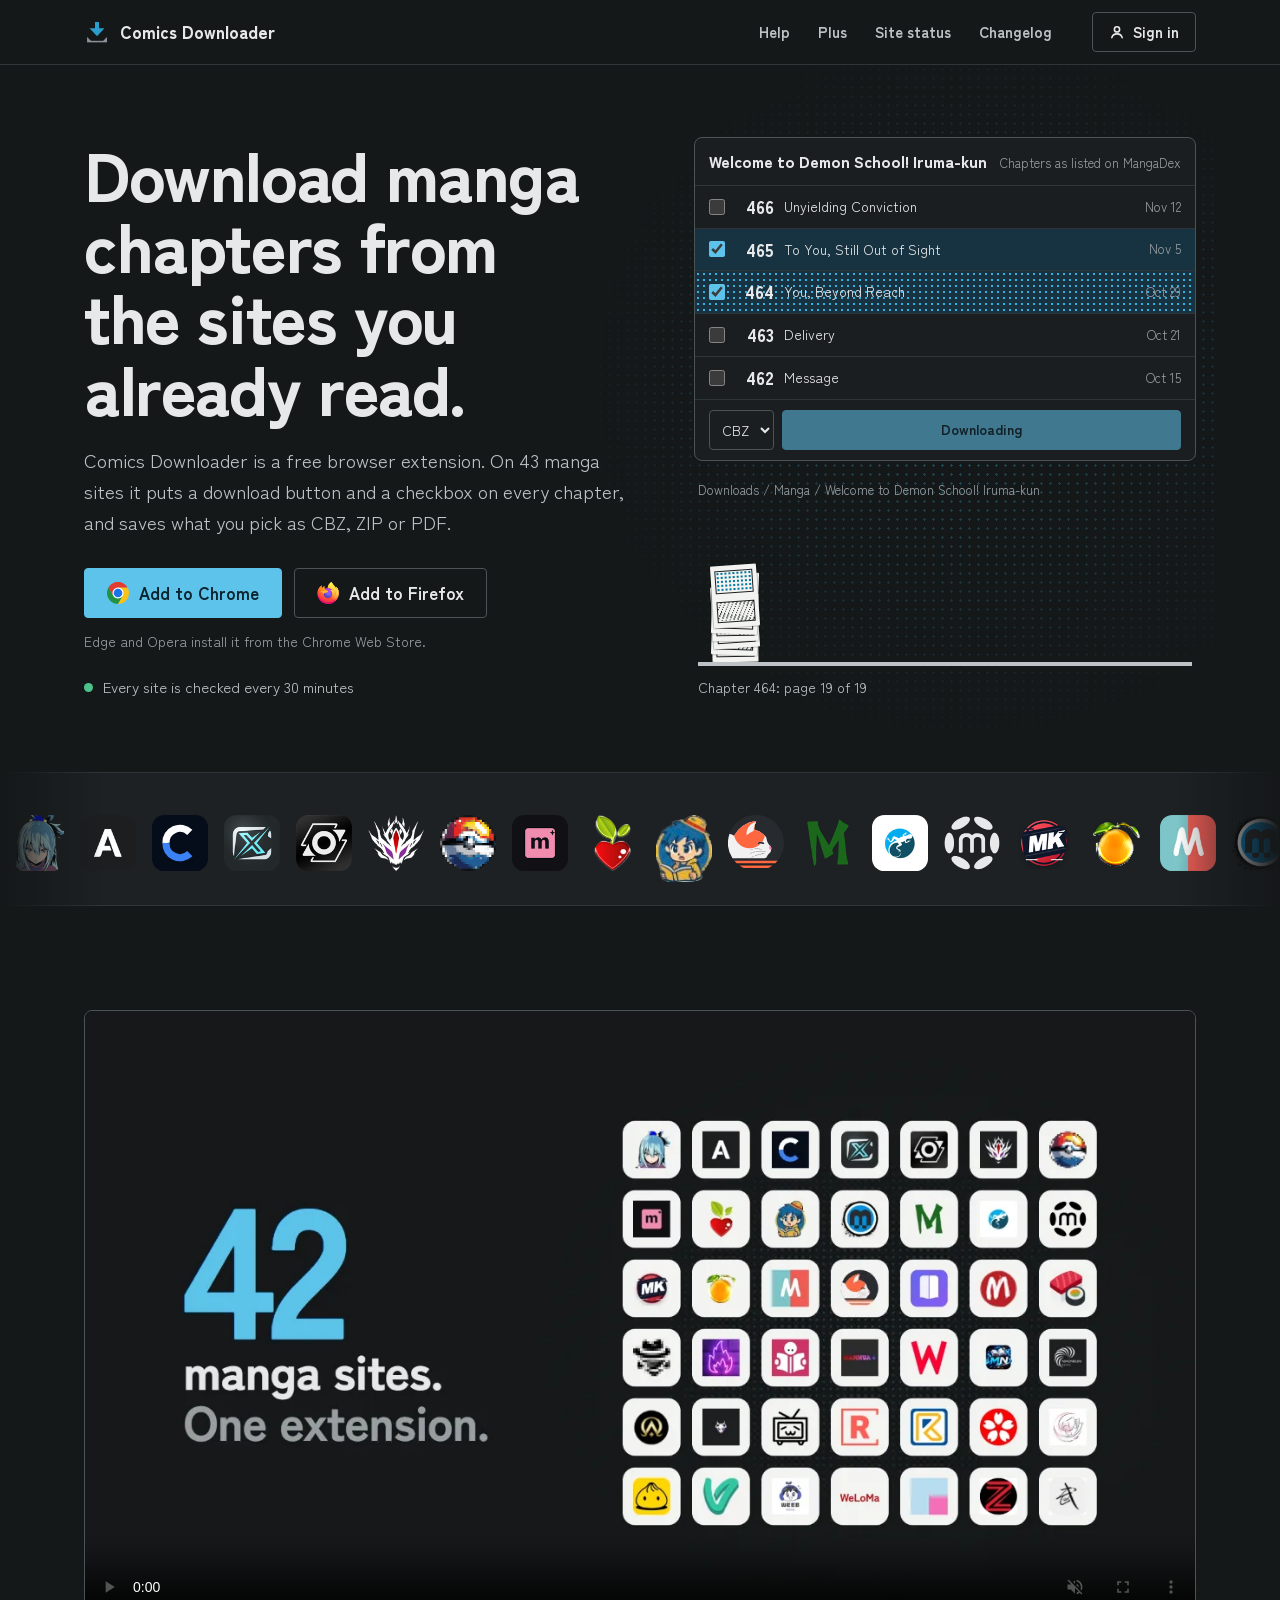
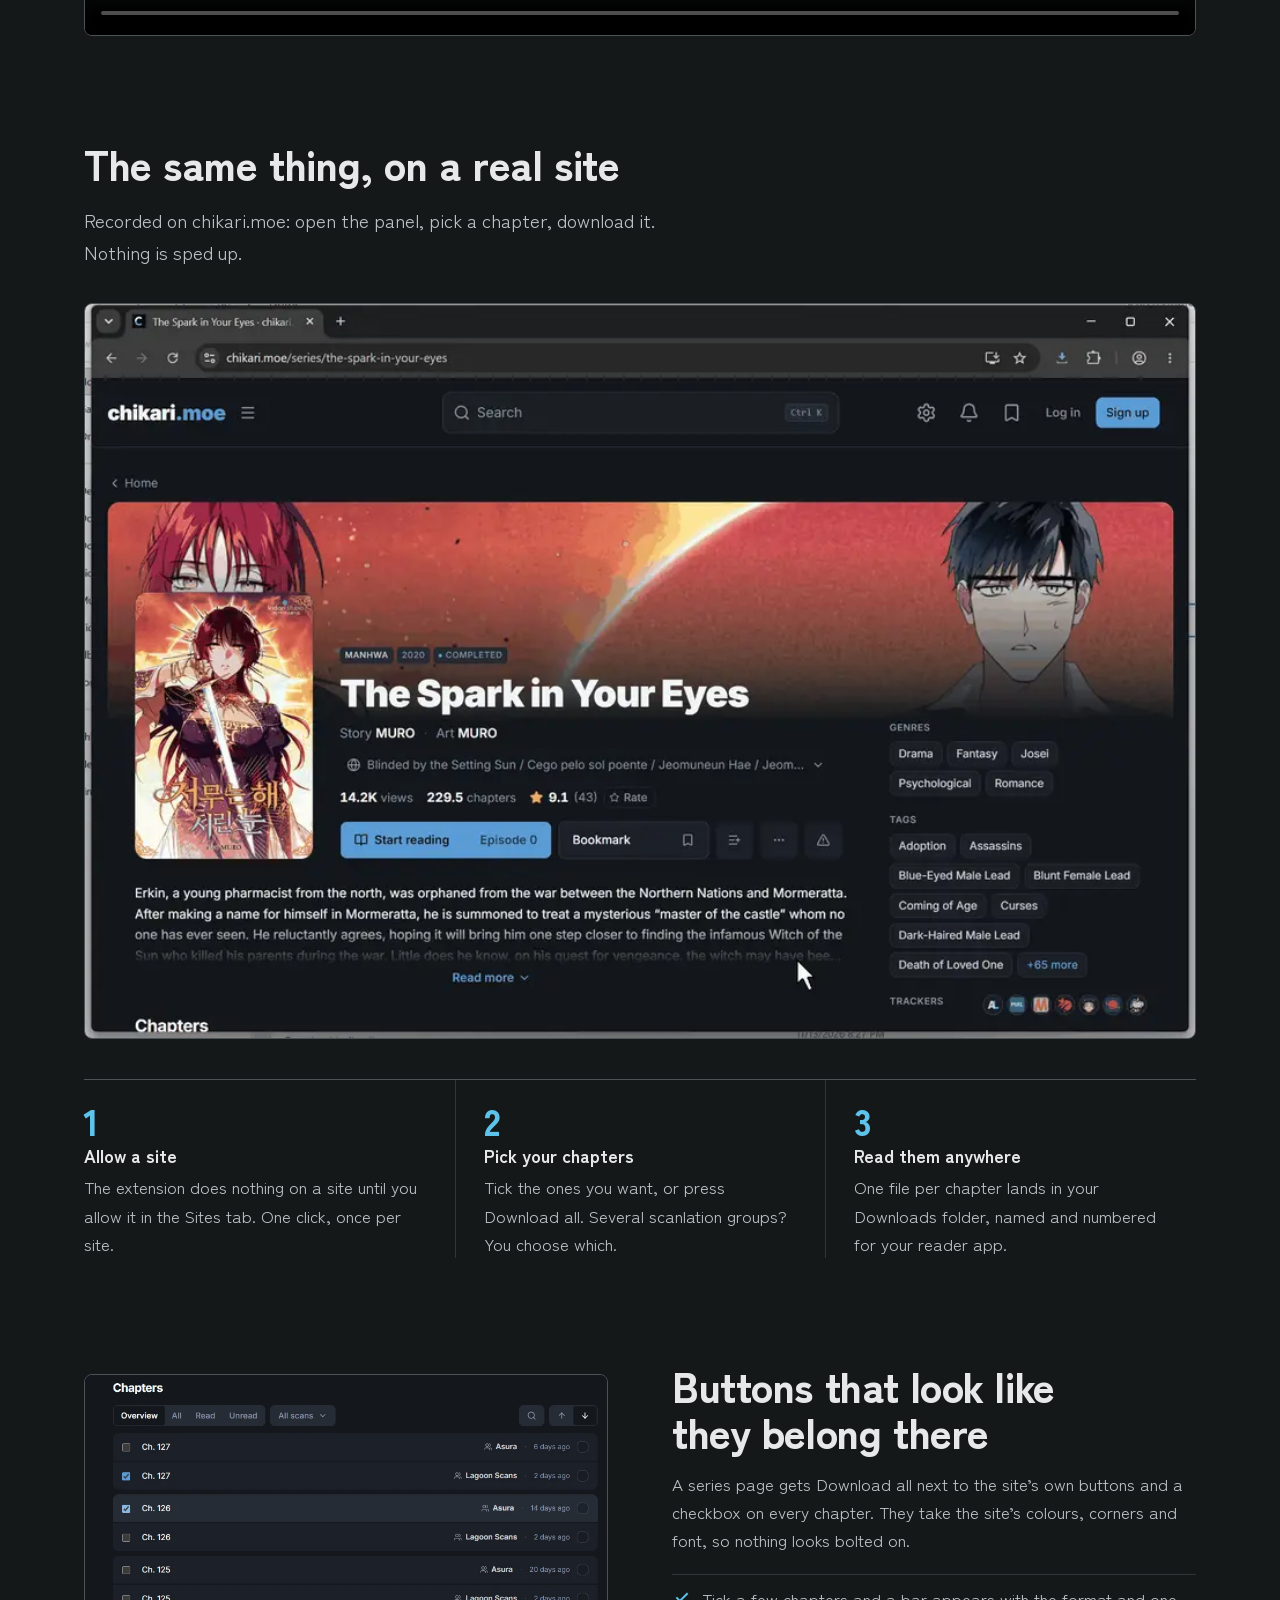
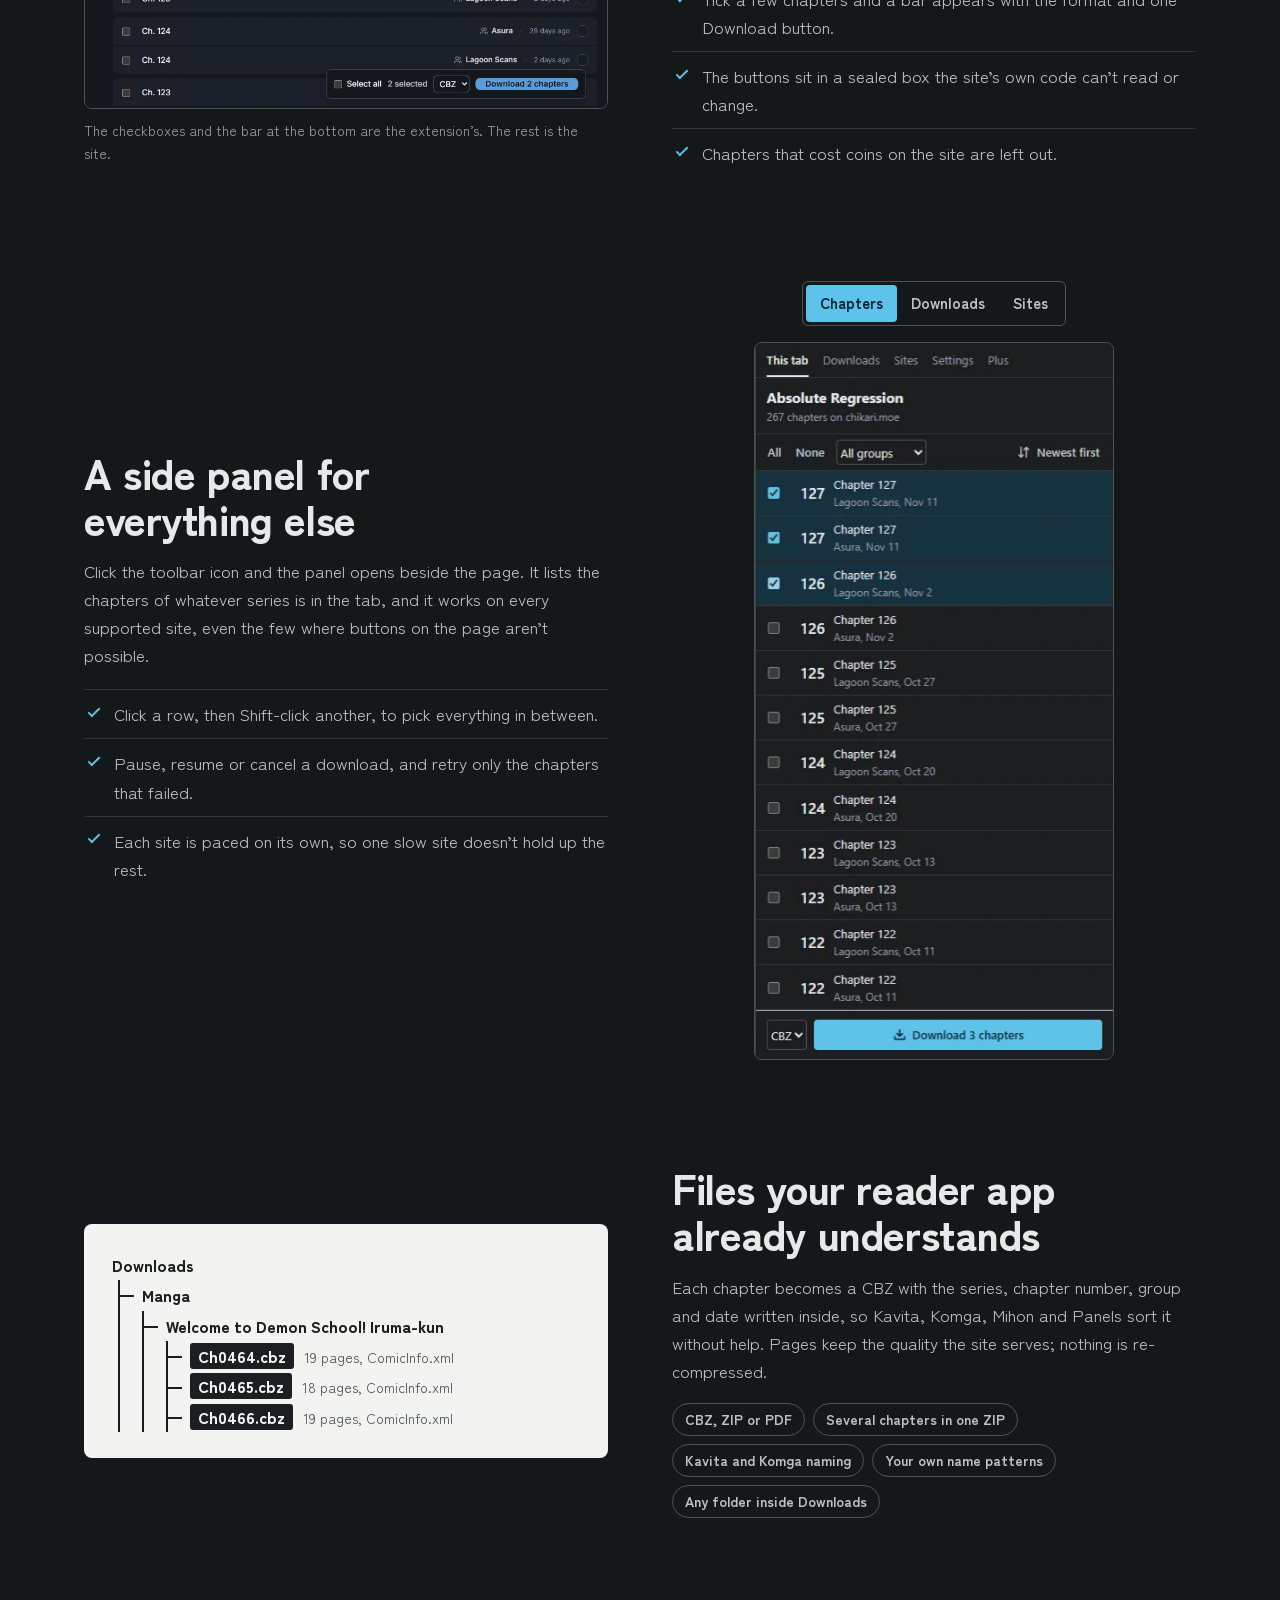
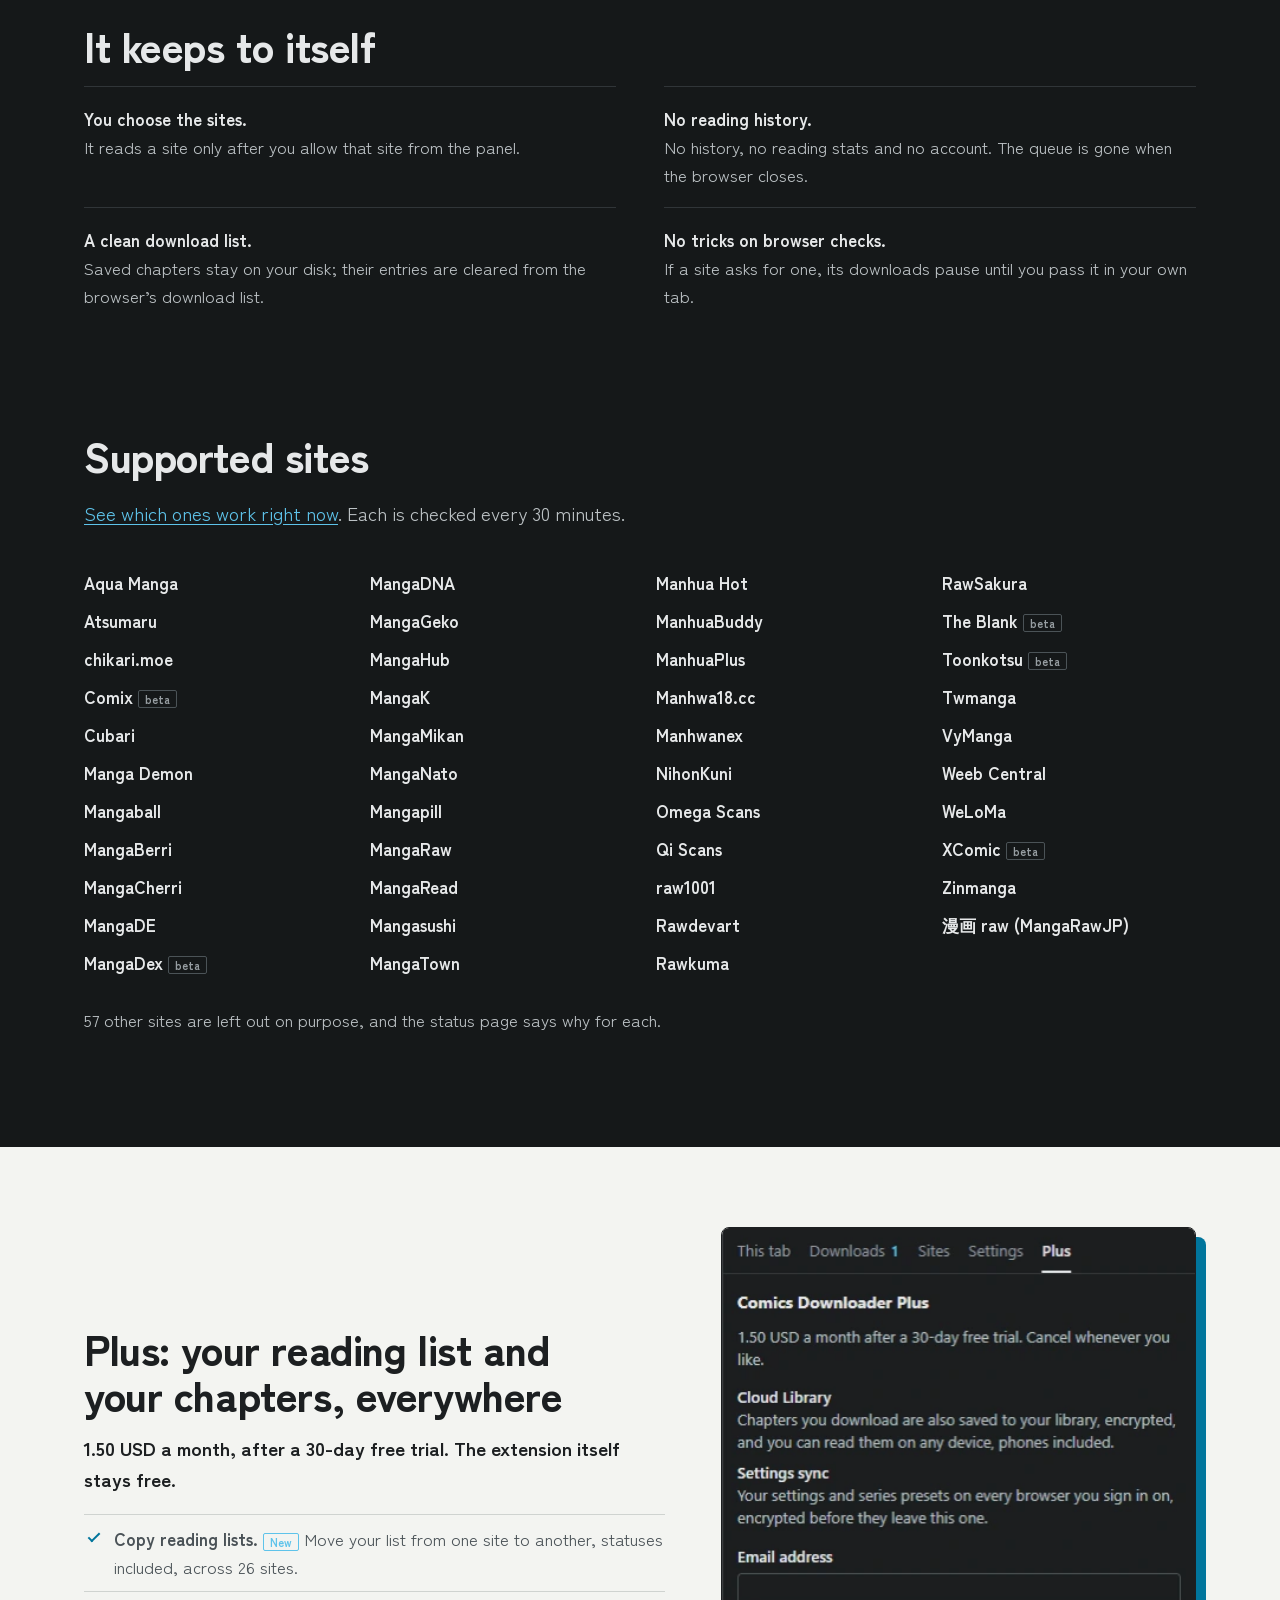
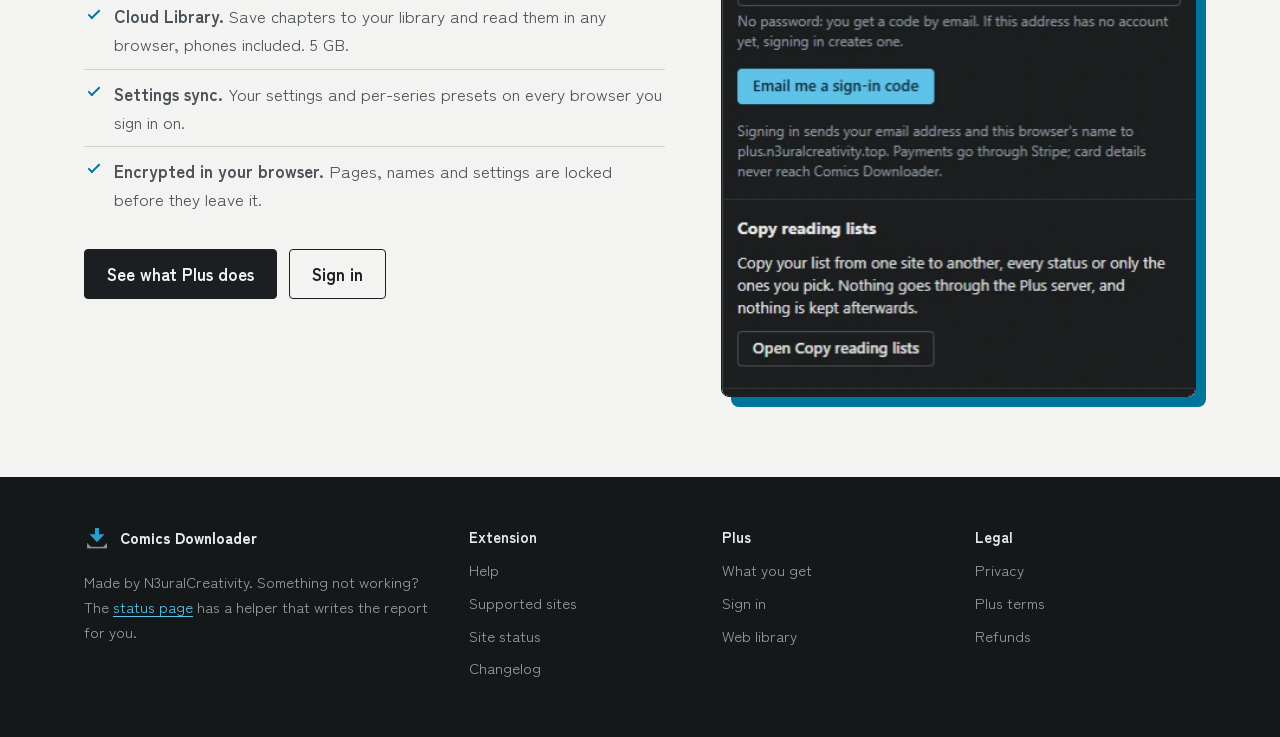
<file: docs/index.html>
<!doctype html>
<html lang="en" data-theme="dark">
  <head>
    <meta charset="utf-8" />
    <meta name="viewport" content="width=device-width, initial-scale=1" />
    <title>Comics Downloader</title>
    <meta name="description" content="A browser extension that adds download buttons to the manga sites you read and saves chapters as CBZ, ZIP or PDF." />
    <meta name="color-scheme" content="dark" />
    <meta name="theme-color" content="#151819" />
    <link rel="canonical" href="https://n3uralcreativity.top/comics-downloader/" />
    <meta property="og:type" content="website" />
    <meta property="og:site_name" content="Comics Downloader" />
    <meta property="og:title" content="Comics Downloader" />
    <meta property="og:description" content="Download buttons on the manga sites you read. Saves chapters as CBZ, ZIP or PDF." />
    <meta property="og:url" content="https://n3uralcreativity.top/comics-downloader/" />
    <meta property="og:image" content="https://n3uralcreativity.top/comics-downloader/assets/v5-demo-still.webp" />
    <meta property="og:image:alt" content="The extension's side panel downloading a chapter from chikari.moe" />
    <meta name="twitter:card" content="summary_large_image" />
    <link rel="icon" type="image/png" href="assets/icon128.png" />
    <link rel="preload" href="fonts/zen-kaku-gothic-new-900.woff2" as="font" type="font/woff2" crossorigin />
    <link rel="stylesheet" href="tokens.css?v=5.0.4" />
    <link rel="stylesheet" href="home.css?v=5.0.5" />
  </head>
  <body>
    <header class="top">
      <div class="top-in">
        <a class="brand" href="./"><img src="assets/icon48.png" alt="" width="26" height="26" />Comics Downloader</a>
        <nav aria-label="Site">
          <a href="Documentation.html">Help</a>
          <a href="plus.html">Plus</a>
          <a href="https://status.n3uralcreativity.top">Site status</a>
          <a href="changelog.html">Changelog</a>
        </nav>
        <a class="signin" href="https://plus.n3uralcreativity.top/account?mode=login"><svg viewBox="0 0 16 16" fill="none" stroke="currentColor" stroke-width="1.6" stroke-linecap="round" aria-hidden="true"><circle cx="8" cy="5.4" r="2.6" /><path d="M2.8 13.6c.7-2.4 2.7-3.7 5.2-3.7s4.5 1.3 5.2 3.7" /></svg>Sign in</a>
      </div>
    </header>
    <div id="notices"></div>

    <main>
      <section class="hero" aria-labelledby="hero-title">
        <div>
          <h1 id="hero-title">Download manga chapters from the sites you already read.</h1>
          <p class="lede">
            Comics Downloader is a free browser extension. On <!-- gen:site-count -->43<!-- /gen:site-count --> manga sites it puts a download button and a checkbox on every
            chapter, and saves what you pick as CBZ, ZIP or PDF.
          </p>
          <div class="install">
            <a class="button primary" href="https://chromewebstore.google.com/detail/nojjjpmicodkodnnllbdolpglhlclpdp"><img src="assets/brands/chrome.svg" alt="" width="22" height="22" />Add to Chrome</a>
            <a class="button" href="https://addons.mozilla.org/en-US/firefox/addon/comix-chapter-downloader/"><img src="assets/brands/firefox.svg" alt="" width="22" height="22" />Add to Firefox</a>
          </div>
          <p class="small" style="margin: 12px 0 0">Edge and Opera install it from the Chrome Web Store.</p>
          <a class="live" href="https://status.n3uralcreativity.top"><i></i><span id="live-count">Every site is checked every 30 minutes</span></a>
        </div>

        <div class="demo" id="demo" role="group" aria-label="A working model of the extension, with real chapters of Welcome to Demon School! Iruma-kun as listed on MangaDex.">
          <div class="demo-panel">
            <div class="demo-head"><strong>Welcome to Demon School! Iruma-kun</strong><span>Chapters as listed on MangaDex</span></div>
            <ul class="demo-list">
              <li><label class="demo-row"><input type="checkbox" disabled /><span class="n">466</span><span>Unyielding Conviction</span><span class="m">Nov 12</span></label></li>
              <li><label class="demo-row"><input type="checkbox" disabled /><span class="n">465</span><span>To You, Still Out of Sight</span><span class="m">Nov 5</span></label></li>
              <li><label class="demo-row"><input type="checkbox" disabled /><span class="n">464</span><span>You, Beyond Reach</span><span class="m">Oct 29</span></label></li>
            </ul>
            <div class="demo-foot">
              <select aria-label="File format">
                <option value="cbz">CBZ</option>
                <option value="zip">ZIP</option>
                <option value="pdf">PDF</option>
              </select>
              <button type="button" class="button primary" disabled>Tick chapters to download</button>
            </div>
          </div>
          <div class="demo-out">
            <p class="demo-path">Downloads / Manga / Welcome to Demon School! Iruma-kun</p>
            <div class="shelf" aria-hidden="true"></div>
            <p class="demo-status" role="status"></p>
          </div>
        </div>
      </section>
    </main>

    <div class="ticker" id="ticker" aria-hidden="true" hidden></div>

    <main>
      <section class="band motion" aria-label="Comics Downloader in action">
        <video id="motion" src="assets/motion.mp4" poster="assets/motion-poster.webp" width="1920" height="1080" muted loop playsinline preload="none" controls>
          A 15-second film: chapters ticked on Welcome to Demon School! Iruma-kun, saved as CBZ files, the 42 supported sites, and the install buttons.
        </video>
      </section>
    </main>

    <main>
      <section class="band" aria-labelledby="real-title">
        <h2 id="real-title">The same thing, on a real site</h2>
        <p class="lede">Recorded on chikari.moe: open the panel, pick a chapter, download it. Nothing is sped up.</p>
        <figure class="shot">
          <picture>
            <source media="(prefers-reduced-motion: reduce)" srcset="assets/v5-demo-still.webp" />
            <img src="assets/v5-demo.webp" width="960" height="635" loading="lazy" alt="On chikari.moe: the extension's side panel loads the chapter list, one chapter is picked, and its download runs." />
          </picture>
        </figure>
        <ol class="steps">
          <li>
            <h3>Allow a site</h3>
            <p>The extension does nothing on a site until you allow it in the Sites tab. One click, once per site.</p>
          </li>
          <li>
            <h3>Pick your chapters</h3>
            <p>Tick the ones you want, or press Download all. Several scanlation groups? You choose which.</p>
          </li>
          <li>
            <h3>Read them anywhere</h3>
            <p>One file per chapter lands in your Downloads folder, named and numbered for your reader app.</p>
          </li>
        </ol>
      </section>

      <section class="split" aria-labelledby="inpage-title">
        <figure class="shot">
          <img src="assets/v5-inpage.webp" width="900" height="575" loading="lazy" alt="A chapter list on chikari.moe with the extension's checkboxes on each row and its bar at the bottom: 2 selected, CBZ, Download 2 chapters." />
          <figcaption>The checkboxes and the bar at the bottom are the extension’s. The rest is the site.</figcaption>
        </figure>
        <div>
          <h2 id="inpage-title">Buttons that look like they belong there</h2>
          <p>
            A series page gets Download all next to the site’s own buttons and a checkbox on every chapter. They take the site’s colours,
            corners and font, so nothing looks bolted on.
          </p>
          <ul class="ticks">
            <li>Tick a few chapters and a bar appears with the format and one Download button.</li>
            <li>The buttons sit in a sealed box the site’s own code can’t read or change.</li>
            <li>Chapters that cost coins on the site are left out.</li>
          </ul>
        </div>
      </section>

      <section class="split flip" aria-labelledby="panel-title">
        <div class="views" data-views>
          <div class="views-tabs" role="tablist" aria-label="Panel views">
            <button type="button" role="tab" aria-selected="true" data-src="assets/v5-panel-chapters.webp" data-alt="The side panel's chapter list with three chapters ticked and a Download 3 chapters button.">Chapters</button>
            <button type="button" role="tab" aria-selected="false" data-src="assets/v5-panel-downloads.webp" data-alt="The side panel's Downloads tab with a running job, its progress and Pause and Cancel buttons.">Downloads</button>
            <button type="button" role="tab" aria-selected="false" data-src="assets/v5-panel-sites.webp" data-alt="The side panel's Sites tab listing supported sites, each with an Allow button.">Sites</button>
          </div>
          <img src="assets/v5-panel-chapters.webp" width="400" height="800" loading="lazy" alt="The side panel's chapter list with three chapters ticked and a Download 3 chapters button." />
        </div>
        <div>
          <h2 id="panel-title">A side panel for everything else</h2>
          <p>
            Click the toolbar icon and the panel opens beside the page. It lists the chapters of whatever series is in the tab, and it
            works on every supported site, even the few where buttons on the page aren’t possible.
          </p>
          <ul class="ticks">
            <li>Click a row, then Shift-click another, to pick everything in between.</li>
            <li>Pause, resume or cancel a download, and retry only the chapters that failed.</li>
            <li>Each site is paced on its own, so one slow site doesn’t hold up the rest.</li>
          </ul>
        </div>
      </section>

      <section class="split" aria-labelledby="files-title">
        <div class="tree" role="img" aria-label="A folder tree: Downloads, Manga, Welcome to Demon School! Iruma-kun, with three files, Ch0464.cbz, Ch0465.cbz and Ch0466.cbz.">
          <b>Downloads</b>
          <ul>
            <li>
              <b>Manga</b>
              <ul>
                <li>
                  <b>Welcome to Demon School! Iruma-kun</b>
                  <ul>
                    <li class="file"><b>Ch0464.cbz</b><span>19 pages, ComicInfo.xml</span></li>
                    <li class="file"><b>Ch0465.cbz</b><span>18 pages, ComicInfo.xml</span></li>
                    <li class="file"><b>Ch0466.cbz</b><span>19 pages, ComicInfo.xml</span></li>
                  </ul>
                </li>
              </ul>
            </li>
          </ul>
        </div>
        <div>
          <h2 id="files-title">Files your reader app already understands</h2>
          <p>
            Each chapter becomes a CBZ with the series, chapter number, group and date written inside, so Kavita, Komga, Mihon and
            Panels sort it without help. Pages keep the quality the site serves; nothing is re-compressed.
          </p>
          <ul class="formats" aria-label="Options">
            <li>CBZ, ZIP or PDF</li>
            <li>Several chapters in one ZIP</li>
            <li>Kavita and Komga naming</li>
            <li>Your own name patterns</li>
            <li>Any folder inside Downloads</li>
          </ul>
        </div>
      </section>

      <section class="band quiet" aria-labelledby="quiet-title">
        <h2 id="quiet-title">It keeps to itself</h2>
        <ul>
          <li><b>You choose the sites.</b>It reads a site only after you allow that site from the panel.</li>
          <li><b>No reading history.</b>No history, no reading stats and no account. The queue is gone when the browser closes.</li>
          <li><b>A clean download list.</b>Saved chapters stay on your disk; their entries are cleared from the browser’s download list.</li>
          <li><b>No tricks on browser checks.</b>If a site asks for one, its downloads pause until you pass it in your own tab.</li>
        </ul>
      </section>

      <section class="band sites" id="sites" aria-labelledby="sites-title">
        <h2 id="sites-title">Supported sites</h2>
        <p class="lede">
          <a href="https://status.n3uralcreativity.top">See which ones work right now</a>. Each is checked every 30 minutes.
        </p>
        <ul><!-- gen:sites -->
          <li data-logo="assets/sites/aquamanga.png"><a href="https://aquareader.org" rel="noopener noreferrer">Aqua Manga</a></li>
          <li data-logo="assets/sites/atsumaru.png"><a href="https://atsu.moe" rel="noopener noreferrer">Atsumaru</a></li>
          <li data-logo="assets/sites/chikari.svg"><a href="https://chikari.moe" rel="noopener noreferrer">chikari.moe</a></li>
          <li data-logo="assets/sites/comix.png"><a href="https://comix.to" rel="noopener noreferrer">Comix</a> <span class="tag">beta</span></li>
          <li data-logo="assets/sites/cubari.png"><a href="https://cubari.moe" rel="noopener noreferrer">Cubari</a></li>
          <li data-logo="assets/sites/mangademon.png"><a href="https://demonicscans.org" rel="noopener noreferrer">Manga Demon</a></li>
          <li data-logo="assets/sites/mangaball.png"><a href="https://mangaball.com" rel="noopener noreferrer">Mangaball</a></li>
          <li data-logo="assets/sites/mangaberri.png"><a href="https://mangaberri.com" rel="noopener noreferrer">MangaBerri</a></li>
          <li data-logo="assets/sites/mangacherri.png"><a href="https://mangacherri.com" rel="noopener noreferrer">MangaCherri</a></li>
          <li data-logo="assets/sites/mangade.png"><a href="https://mangade.io" rel="noopener noreferrer">MangaDE</a></li>
          <li data-logo="assets/sites/mangadex.svg"><a href="https://mangadex.org" rel="noopener noreferrer">MangaDex</a> <span class="tag">beta</span></li>
          <li data-logo="assets/sites/mangadna.png"><a href="https://mangadna.com" rel="noopener noreferrer">MangaDNA</a></li>
          <li data-logo="assets/sites/mangageko.png"><a href="https://www.mgeko.cc" rel="noopener noreferrer">MangaGeko</a></li>
          <li data-logo="assets/sites/mangahub.svg"><a href="https://mangahub.io" rel="noopener noreferrer">MangaHub</a></li>
          <li data-logo="assets/sites/mangak.png"><a href="https://mangak.io" rel="noopener noreferrer">MangaK</a></li>
          <li data-logo="assets/sites/mangamikan.png"><a href="https://mangamikan.com" rel="noopener noreferrer">MangaMikan</a></li>
          <li data-logo="assets/sites/manganato.png"><a href="https://www.manganato.gg" rel="noopener noreferrer">MangaNato</a></li>
          <li data-logo="assets/sites/mangapill.png"><a href="https://mangapill.com" rel="noopener noreferrer">Mangapill</a></li>
          <li data-logo="assets/sites/mangaraw.svg"><a href="https://mangaraw.co.uk" rel="noopener noreferrer">MangaRaw</a></li>
          <li data-logo="assets/sites/mangaread.png"><a href="https://www.mangaread.org" rel="noopener noreferrer">MangaRead</a></li>
          <li data-logo="assets/sites/mangasushi.png"><a href="https://mangasushi.org" rel="noopener noreferrer">Mangasushi</a></li>
          <li data-logo="assets/sites/mangatown.png"><a href="https://www.mangatown.com" rel="noopener noreferrer">MangaTown</a></li>
          <li data-logo="assets/sites/manhuahot.png"><a href="https://manhuahot.com" rel="noopener noreferrer">Manhua Hot</a></li>
          <li data-logo="assets/sites/manhuabuddy.png"><a href="https://manhuabuddy.com" rel="noopener noreferrer">ManhuaBuddy</a></li>
          <li data-logo="assets/sites/manhuaplus.png"><a href="https://manhuaplus.com" rel="noopener noreferrer">ManhuaPlus</a></li>
          <li data-logo="assets/sites/manhwa18.png"><a href="https://manhwa18.cc" rel="noopener noreferrer">Manhwa18.cc</a></li>
          <li data-logo="assets/sites/manhwanex.png"><a href="https://manhwanex.com" rel="noopener noreferrer">Manhwanex</a></li>
          <li data-logo="assets/sites/nihonkuni.png"><a href="https://nihonkuni.com" rel="noopener noreferrer">NihonKuni</a></li>
          <li data-logo="assets/sites/omegascans.png"><a href="https://omegascans.org" rel="noopener noreferrer">Omega Scans</a></li>
          <li data-logo="assets/sites/qiscans.png"><a href="https://qimanga.com" rel="noopener noreferrer">Qi Scans</a></li>
          <li data-logo="assets/sites/raw1001.png"><a href="https://raw1001.net" rel="noopener noreferrer">raw1001</a></li>
          <li data-logo="assets/sites/rawdevart.png"><a href="https://rawdevart.art" rel="noopener noreferrer">Rawdevart</a></li>
          <li data-logo="assets/sites/rawkuma.png"><a href="https://rawkuma.net" rel="noopener noreferrer">Rawkuma</a></li>
          <li data-logo="assets/sites/rawsakura.png"><a href="https://rawsakura.org" rel="noopener noreferrer">RawSakura</a></li>
          <li><a href="https://theblank.net" rel="noopener noreferrer">The Blank</a> <span class="tag">beta</span></li>
          <li data-logo="assets/sites/toonkotsu.png"><a href="https://toonkotsu.com" rel="noopener noreferrer">Toonkotsu</a> <span class="tag">beta</span></li>
          <li data-logo="assets/sites/twmanga.png"><a href="https://www.twmanga.com" rel="noopener noreferrer">Twmanga</a></li>
          <li data-logo="assets/sites/vymanga.png"><a href="https://mangavyvy.net" rel="noopener noreferrer">VyManga</a></li>
          <li data-logo="assets/sites/weebcentral.png"><a href="https://weebcentral.com" rel="noopener noreferrer">Weeb Central</a></li>
          <li><a href="https://weloma.art" rel="noopener noreferrer">WeLoMa</a></li>
          <li data-logo="assets/sites/xcomic.png"><a href="https://xcomic.me" rel="noopener noreferrer">XComic</a> <span class="tag">beta</span></li>
          <li data-logo="assets/sites/zinmanga.png"><a href="https://www.zinmanga.net" rel="noopener noreferrer">Zinmanga</a></li>
          <li data-logo="assets/sites/mangarawjp.png"><a href="https://mangarawjp.net" rel="noopener noreferrer">漫画 raw (MangaRawJP)</a></li>
        <!-- /gen:sites --></ul>
        <p><!-- gen:skipped-count -->57<!-- /gen:skipped-count --> other sites are left out on purpose, and the status page says why for each.</p>
      </section>
    </main>

    <section class="paper" aria-labelledby="plus-title">
      <div class="paper-in">
        <div>
          <h2 id="plus-title">Plus: your reading list and your chapters, everywhere</h2>
          <p class="price">1.50 USD a month, after a 30-day free trial. The extension itself stays free.</p>
          <ul class="ticks">
            <li><b>Copy reading lists.</b> <span class="tag new">New</span> Move your list from one site to another, statuses included, across 26 sites.</li>
            <li><b>Cloud Library.</b> Save chapters to your library and read them in any browser, phones included. 5 GB.</li>
            <li><b>Settings sync.</b> Your settings and per-series presets on every browser you sign in on.</li>
            <li><b>Encrypted in your browser.</b> Pages, names and settings are locked before they leave it.</li>
          </ul>
          <div class="install">
            <a class="button primary" href="plus.html">See what Plus does</a>
            <a class="button" href="https://plus.n3uralcreativity.top/account?mode=login">Sign in</a>
          </div>
        </div>
        <figure class="shot">
          <img src="assets/v5-panel-plus.webp" width="400" height="650" loading="lazy" alt="The extension's Plus tab: the price, Cloud Library, settings sync, the email sign-in, and Copy reading lists." />
        </figure>
      </div>
    </section>

    <footer class="bottom">
      <div class="bottom-in">
        <div>
          <a class="brand" href="./"><img src="assets/icon48.png" alt="" width="26" height="26" />Comics Downloader</a>
          <p>Made by N3uralCreativity. Something not working? The <a href="https://status.n3uralcreativity.top">status page</a> has a helper that writes the report for you.</p>
        </div>
        <nav aria-label="Extension">
          <b>Extension</b>
          <a href="Documentation.html">Help</a>
          <a href="./#sites">Supported sites</a>
          <a href="https://status.n3uralcreativity.top">Site status</a>
          <a href="changelog.html">Changelog</a>
        </nav>
        <nav aria-label="Plus">
          <b>Plus</b>
          <a href="plus.html">What you get</a>
          <a href="https://plus.n3uralcreativity.top/account?mode=login">Sign in</a>
          <a href="https://plus.n3uralcreativity.top/library/">Web library</a>
        </nav>
        <nav aria-label="Legal">
          <b>Legal</b>
          <a href="privacy.html">Privacy</a>
          <a href="terms.html">Plus terms</a>
          <a href="refund.html">Refunds</a>
        </nav>
      </div>
    </footer>
    <script src="site.js?v=5.0.4" defer></script>
  </body>
</html>
</file>
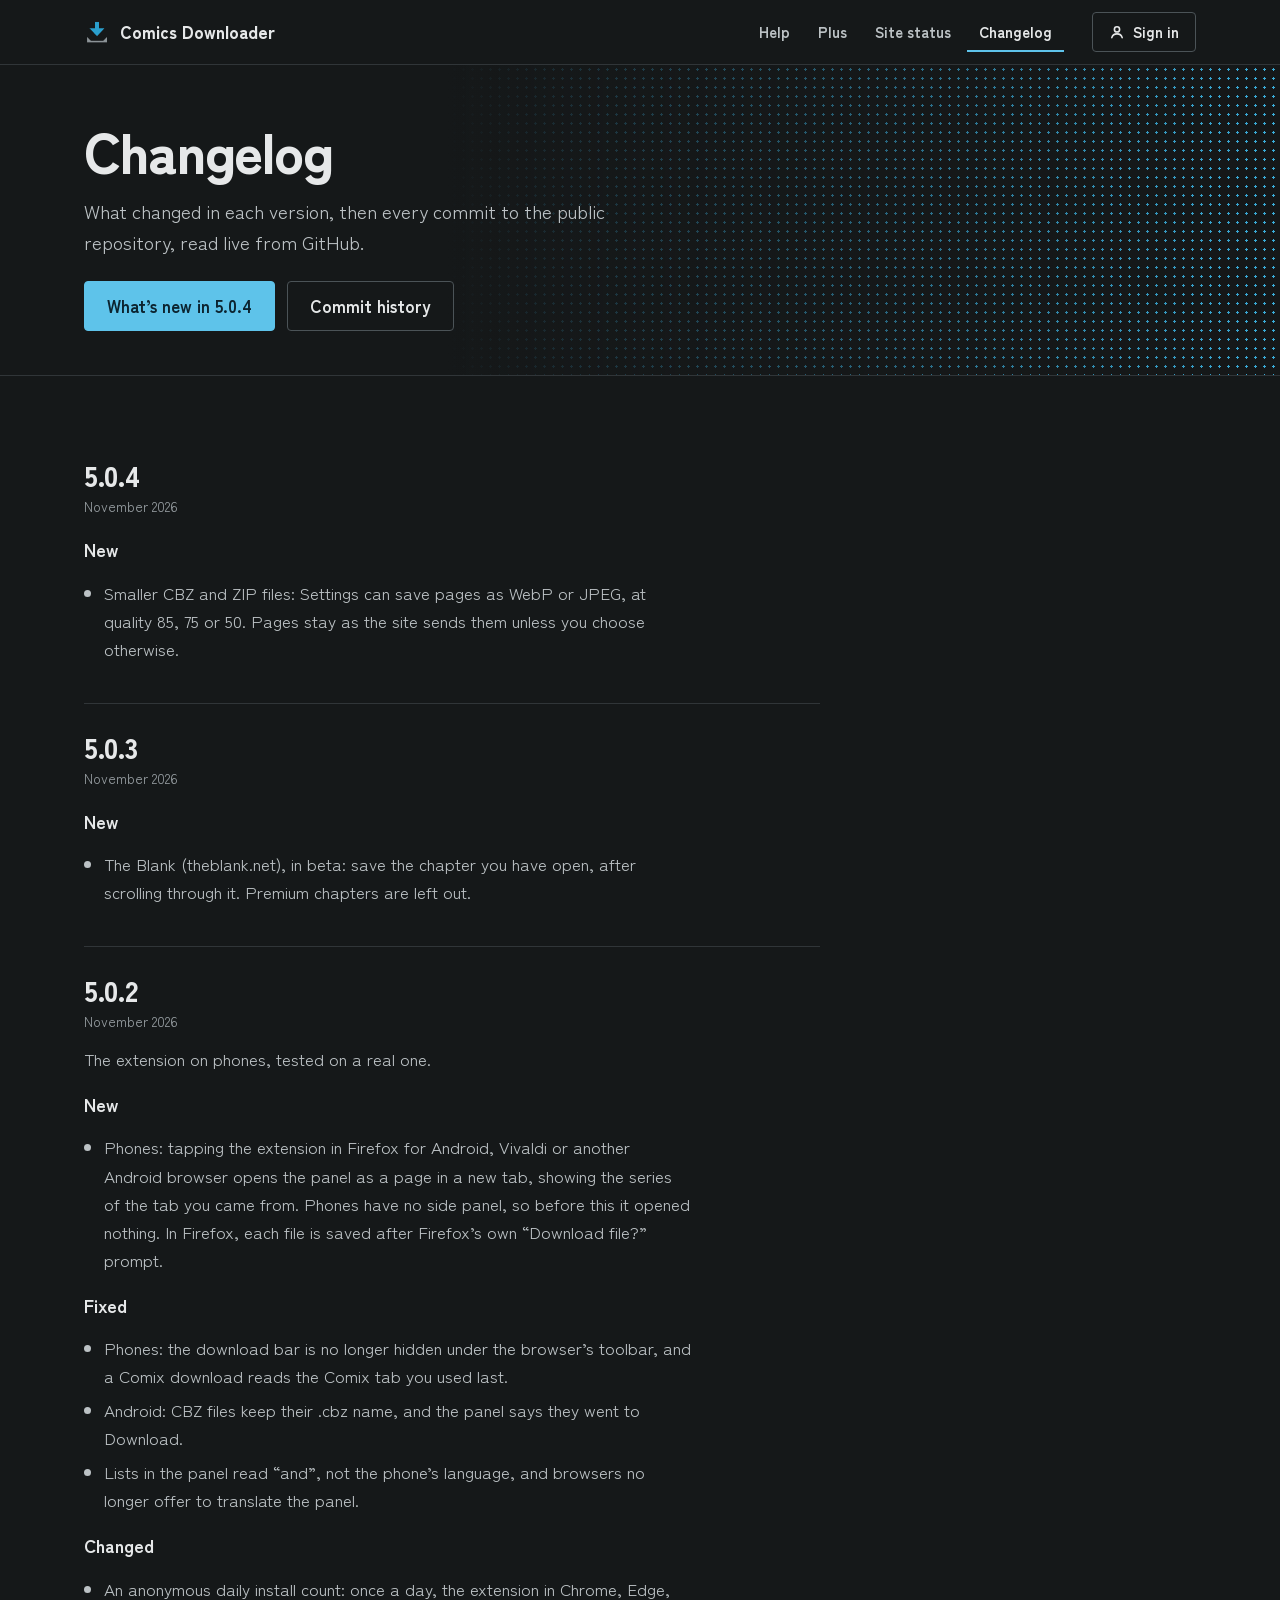
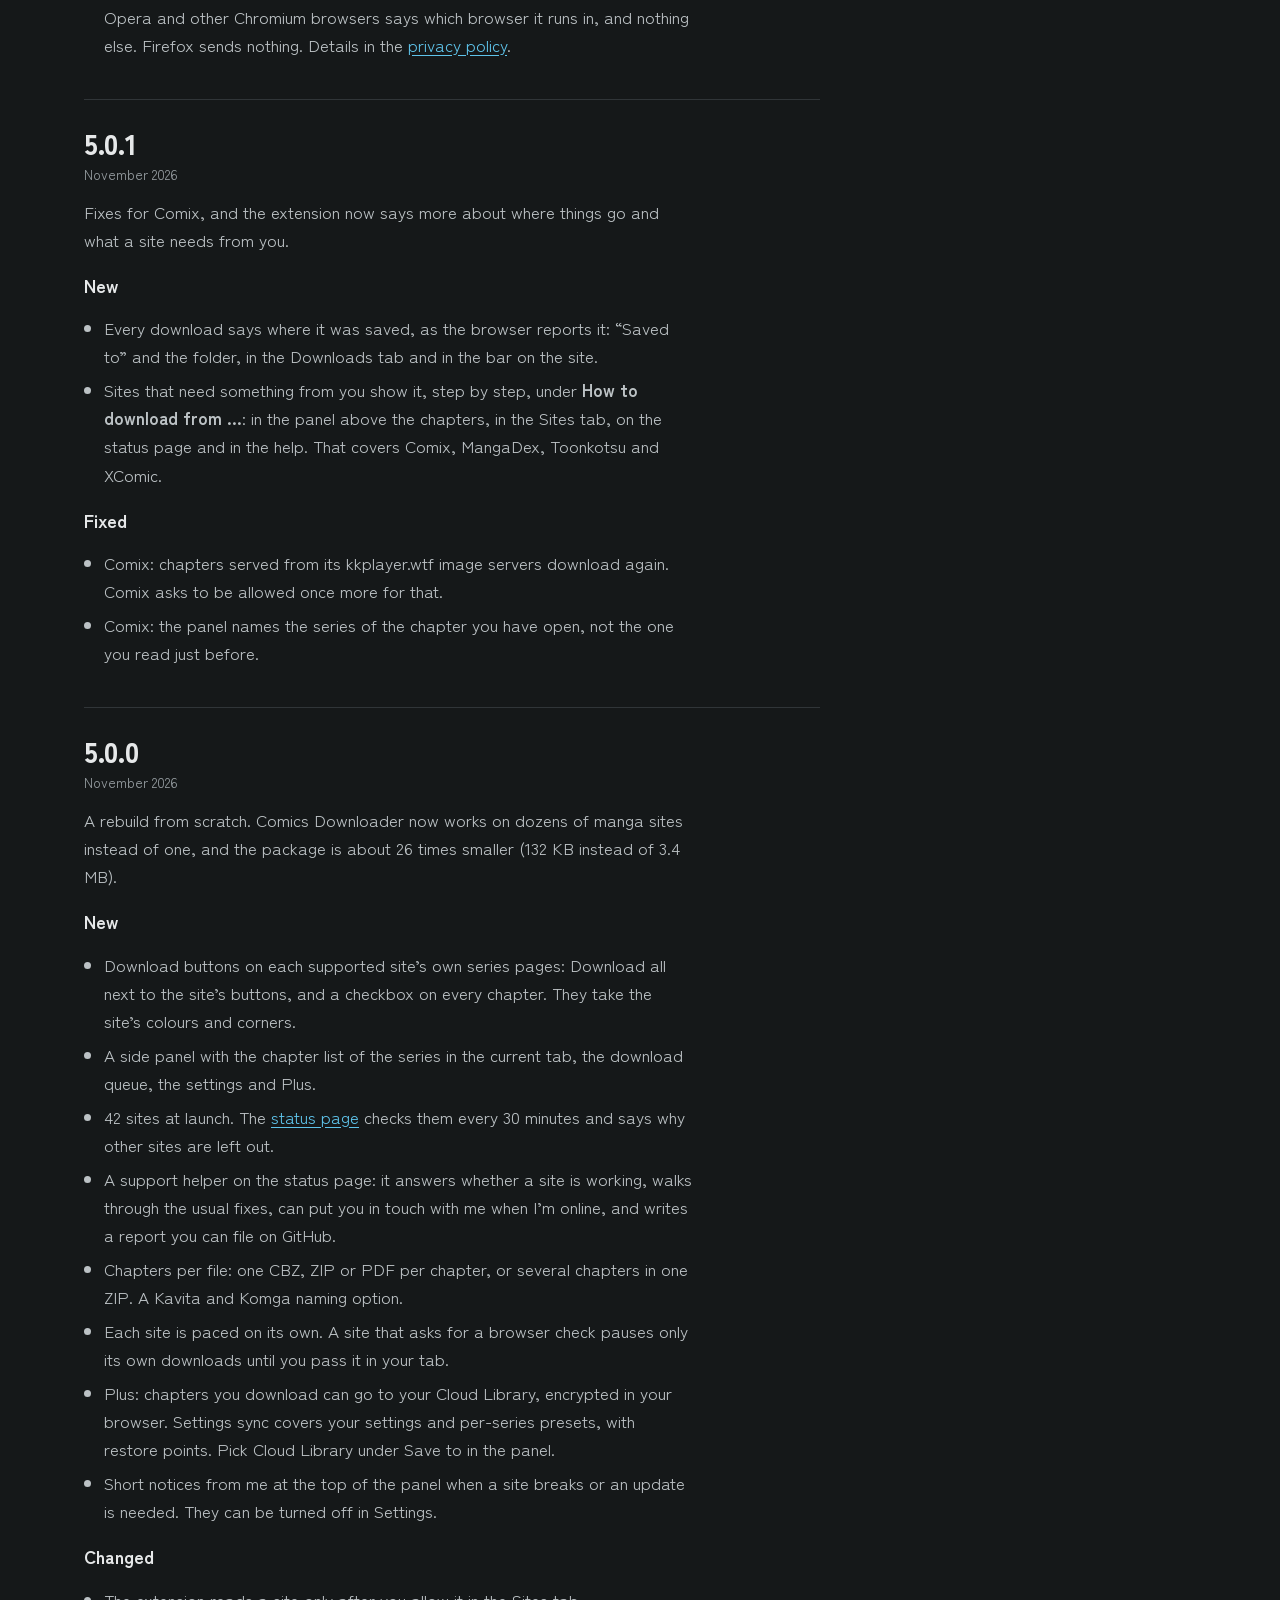
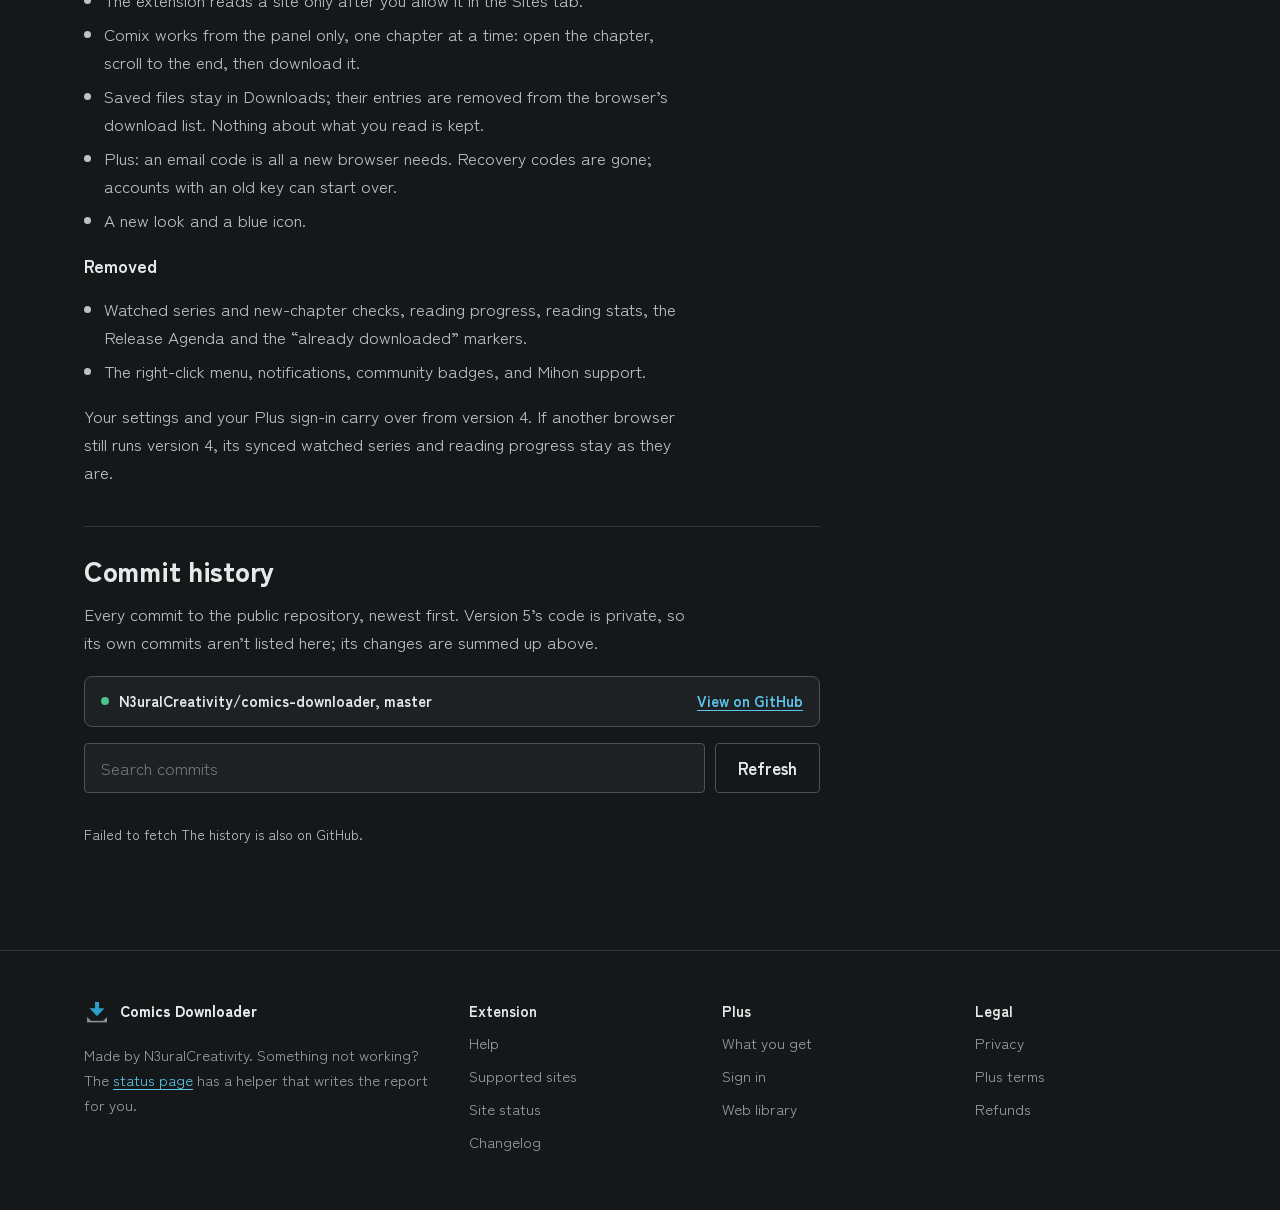
<file: docs/changelog.html>
<!doctype html>
<html lang="en" data-theme="dark">
  <head>
    <meta charset="utf-8" />
    <meta name="viewport" content="width=device-width, initial-scale=1" />
    <title>Changelog | Comics Downloader</title>
    <meta name="description" content="What changed in each version of Comics Downloader." />
    <meta name="color-scheme" content="dark" />
    <meta name="theme-color" content="#151819" />
    <link rel="canonical" href="https://n3uralcreativity.top/comics-downloader/changelog.html" />
    <link rel="icon" type="image/png" href="assets/icon128.png" />
    <link rel="stylesheet" href="tokens.css?v=5.0.4" />
    <link rel="stylesheet" href="home.css?v=5.0.5" />
  </head>
  <body>
    <header class="top">
      <div class="top-in">
        <a class="brand" href="./"><img src="assets/icon48.png" alt="" width="26" height="26" />Comics Downloader</a>
        <nav aria-label="Site">
          <a href="Documentation.html">Help</a>
          <a href="plus.html">Plus</a>
          <a href="https://status.n3uralcreativity.top">Site status</a>
          <a href="changelog.html" aria-current="page">Changelog</a>
        </nav>
        <a class="signin" href="https://plus.n3uralcreativity.top/account?mode=login"><svg viewBox="0 0 16 16" fill="none" stroke="currentColor" stroke-width="1.6" stroke-linecap="round" aria-hidden="true"><circle cx="8" cy="5.4" r="2.6" /><path d="M2.8 13.6c.7-2.4 2.7-3.7 5.2-3.7s4.5 1.3 5.2 3.7" /></svg>Sign in</a>
      </div>
    </header>
    <div id="notices"></div>

    <div class="page-head">
      <div class="wrap">
        <h1>Changelog</h1>
        <p class="lede">What changed in each version, then every commit to the public repository, read live from GitHub.</p>
        <div class="install">
          <a class="button primary" href="#v5.0.4">What’s new in 5.0.4</a>
          <a class="button" href="#history">Commit history</a>
        </div>
      </div>
    </div>

    <main>
      <article class="doc">

        <section id="v5.0.4" class="release">
          <h2>5.0.4</h2>
          <p class="updated">November 2026</p>
          <h3>New</h3>
          <ul>
            <li>Smaller CBZ and ZIP files: Settings can save pages as WebP or JPEG, at quality 85, 75 or 50. Pages stay as the site sends them unless you choose otherwise.</li>
          </ul>
        </section>

        <section id="v5.0.3" class="release">
          <h2>5.0.3</h2>
          <p class="updated">November 2026</p>
          <h3>New</h3>
          <ul>
            <li>The Blank (theblank.net), in beta: save the chapter you have open, after scrolling through it. Premium chapters are left out.</li>
          </ul>
        </section>

        <section id="v5.0.2" class="release">
          <h2>5.0.2</h2>
          <p class="updated">November 2026</p>
          <p>The extension on phones, tested on a real one.</p>
          <h3>New</h3>
          <ul>
            <li>Phones: tapping the extension in Firefox for Android, Vivaldi or another Android browser opens the panel as a page in a new tab, showing the series of the tab you came from. Phones have no side panel, so before this it opened nothing. In Firefox, each file is saved after Firefox’s own “Download file?” prompt.</li>
          </ul>
          <h3>Fixed</h3>
          <ul>
            <li>Phones: the download bar is no longer hidden under the browser’s toolbar, and a Comix download reads the Comix tab you used last.</li>
            <li>Android: CBZ files keep their .cbz name, and the panel says they went to Download.</li>
            <li>Lists in the panel read “and”, not the phone’s language, and browsers no longer offer to translate the panel.</li>
          </ul>
          <h3>Changed</h3>
          <ul>
            <li>An anonymous daily install count: once a day, the extension in Chrome, Edge, Opera and other Chromium browsers says which browser it runs in, and nothing else. Firefox sends nothing. Details in the <a href="privacy.html#free">privacy policy</a>.</li>
          </ul>
        </section>

        <section id="v5.0.1" class="release">
          <h2>5.0.1</h2>
          <p class="updated">November 2026</p>
          <p>Fixes for Comix, and the extension now says more about where things go and what a site needs from you.</p>
          <h3>New</h3>
          <ul>
            <li>Every download says where it was saved, as the browser reports it: “Saved to” and the folder, in the Downloads tab and in the bar on the site.</li>
            <li>Sites that need something from you show it, step by step, under <strong>How to download from …</strong>: in the panel above the chapters, in the Sites tab, on the status page and in the help. That covers Comix, MangaDex, Toonkotsu and XComic.</li>
          </ul>
          <h3>Fixed</h3>
          <ul>
            <li>Comix: chapters served from its kkplayer.wtf image servers download again. Comix asks to be allowed once more for that.</li>
            <li>Comix: the panel names the series of the chapter you have open, not the one you read just before.</li>
          </ul>
        </section>

        <section id="v5.0.0" class="release">
          <h2>5.0.0</h2>
          <p class="updated">November 2026</p>
          <p>A rebuild from scratch. Comics Downloader now works on dozens of manga sites instead of one, and the package is about 26 times smaller (132 KB instead of 3.4 MB).</p>
          <h3>New</h3>
          <ul>
            <li>Download buttons on each supported site’s own series pages: Download all next to the site’s buttons, and a checkbox on every chapter. They take the site’s colours and corners.</li>
            <li>A side panel with the chapter list of the series in the current tab, the download queue, the settings and Plus.</li>
            <li>42 sites at launch. The <a href="https://status.n3uralcreativity.top">status page</a> checks them every 30 minutes and says why other sites are left out.</li>
            <li>A support helper on the status page: it answers whether a site is working, walks through the usual fixes, can put you in touch with me when I’m online, and writes a report you can file on GitHub.</li>
            <li>Chapters per file: one CBZ, ZIP or PDF per chapter, or several chapters in one ZIP. A Kavita and Komga naming option.</li>
            <li>Each site is paced on its own. A site that asks for a browser check pauses only its own downloads until you pass it in your tab.</li>
            <li>Plus: chapters you download can go to your Cloud Library, encrypted in your browser. Settings sync covers your settings and per-series presets, with restore points. Pick Cloud Library under Save to in the panel.</li>
            <li>Short notices from me at the top of the panel when a site breaks or an update is needed. They can be turned off in Settings.</li>
          </ul>
          <h3>Changed</h3>
          <ul>
            <li>The extension reads a site only after you allow it in the Sites tab.</li>
            <li>Comix works from the panel only, one chapter at a time: open the chapter, scroll to the end, then download it.</li>
            <li>Saved files stay in Downloads; their entries are removed from the browser’s download list. Nothing about what you read is kept.</li>
            <li>Plus: an email code is all a new browser needs. Recovery codes are gone; accounts with an old key can start over.</li>
            <li>A new look and a blue icon.</li>
          </ul>
          <h3>Removed</h3>
          <ul>
            <li>Watched series and new-chapter checks, reading progress, reading stats, the Release Agenda and the “already downloaded” markers.</li>
            <li>The right-click menu, notifications, community badges, and Mihon support.</li>
          </ul>
          <p>Your settings and your Plus sign-in carry over from version 4. If another browser still runs version 4, its synced watched series and reading progress stay as they are.</p>
        </section>

        <section id="history" class="history">
          <h2>Commit history</h2>
          <p>
            Every commit to the public repository, newest first. Version 5’s code is private, so its own commits aren’t listed here; its
            changes are summed up above.
          </p>
          <div class="repo-bar">
            <span>N3uralCreativity/comics-downloader, master</span>
            <a href="https://github.com/N3uralCreativity/comics-downloader/commits/master">View on GitHub</a>
          </div>
          <div class="history-tools">
            <label class="search">
              <span class="visually-hidden">Search commits</span>
              <input type="search" id="commit-search" placeholder="Search commits" autocomplete="off" />
            </label>
            <button type="button" class="button" id="commit-refresh">Refresh</button>
          </div>
          <div class="chips" id="commit-types" role="group" aria-label="Show commits of one kind"></div>
          <p class="history-status" id="commit-status" role="status">Loading the history from GitHub…</p>
          <div id="commit-list"></div>
          <noscript><p>The history needs JavaScript. It’s also on <a href="https://github.com/N3uralCreativity/comics-downloader/commits/master">GitHub</a>.</p></noscript>
        </section>
      </article>
    </main>

    <footer class="bottom">
      <div class="bottom-in">
        <div>
          <a class="brand" href="./"><img src="assets/icon48.png" alt="" width="26" height="26" />Comics Downloader</a>
          <p>Made by N3uralCreativity. Something not working? The <a href="https://status.n3uralcreativity.top">status page</a> has a helper that writes the report for you.</p>
        </div>
        <nav aria-label="Extension">
          <b>Extension</b>
          <a href="Documentation.html">Help</a>
          <a href="./#sites">Supported sites</a>
          <a href="https://status.n3uralcreativity.top">Site status</a>
          <a href="changelog.html">Changelog</a>
        </nav>
        <nav aria-label="Plus">
          <b>Plus</b>
          <a href="plus.html">What you get</a>
          <a href="https://plus.n3uralcreativity.top/account?mode=login">Sign in</a>
          <a href="https://plus.n3uralcreativity.top/library/">Web library</a>
        </nav>
        <nav aria-label="Legal">
          <b>Legal</b>
          <a href="privacy.html">Privacy</a>
          <a href="terms.html">Plus terms</a>
          <a href="refund.html">Refunds</a>
        </nav>
      </div>
    </footer>
    <script src="site.js?v=5.0.4" defer></script>
    <script src="changelog.js?v=5.0.4" defer></script>
  </body>
</html>
</file>
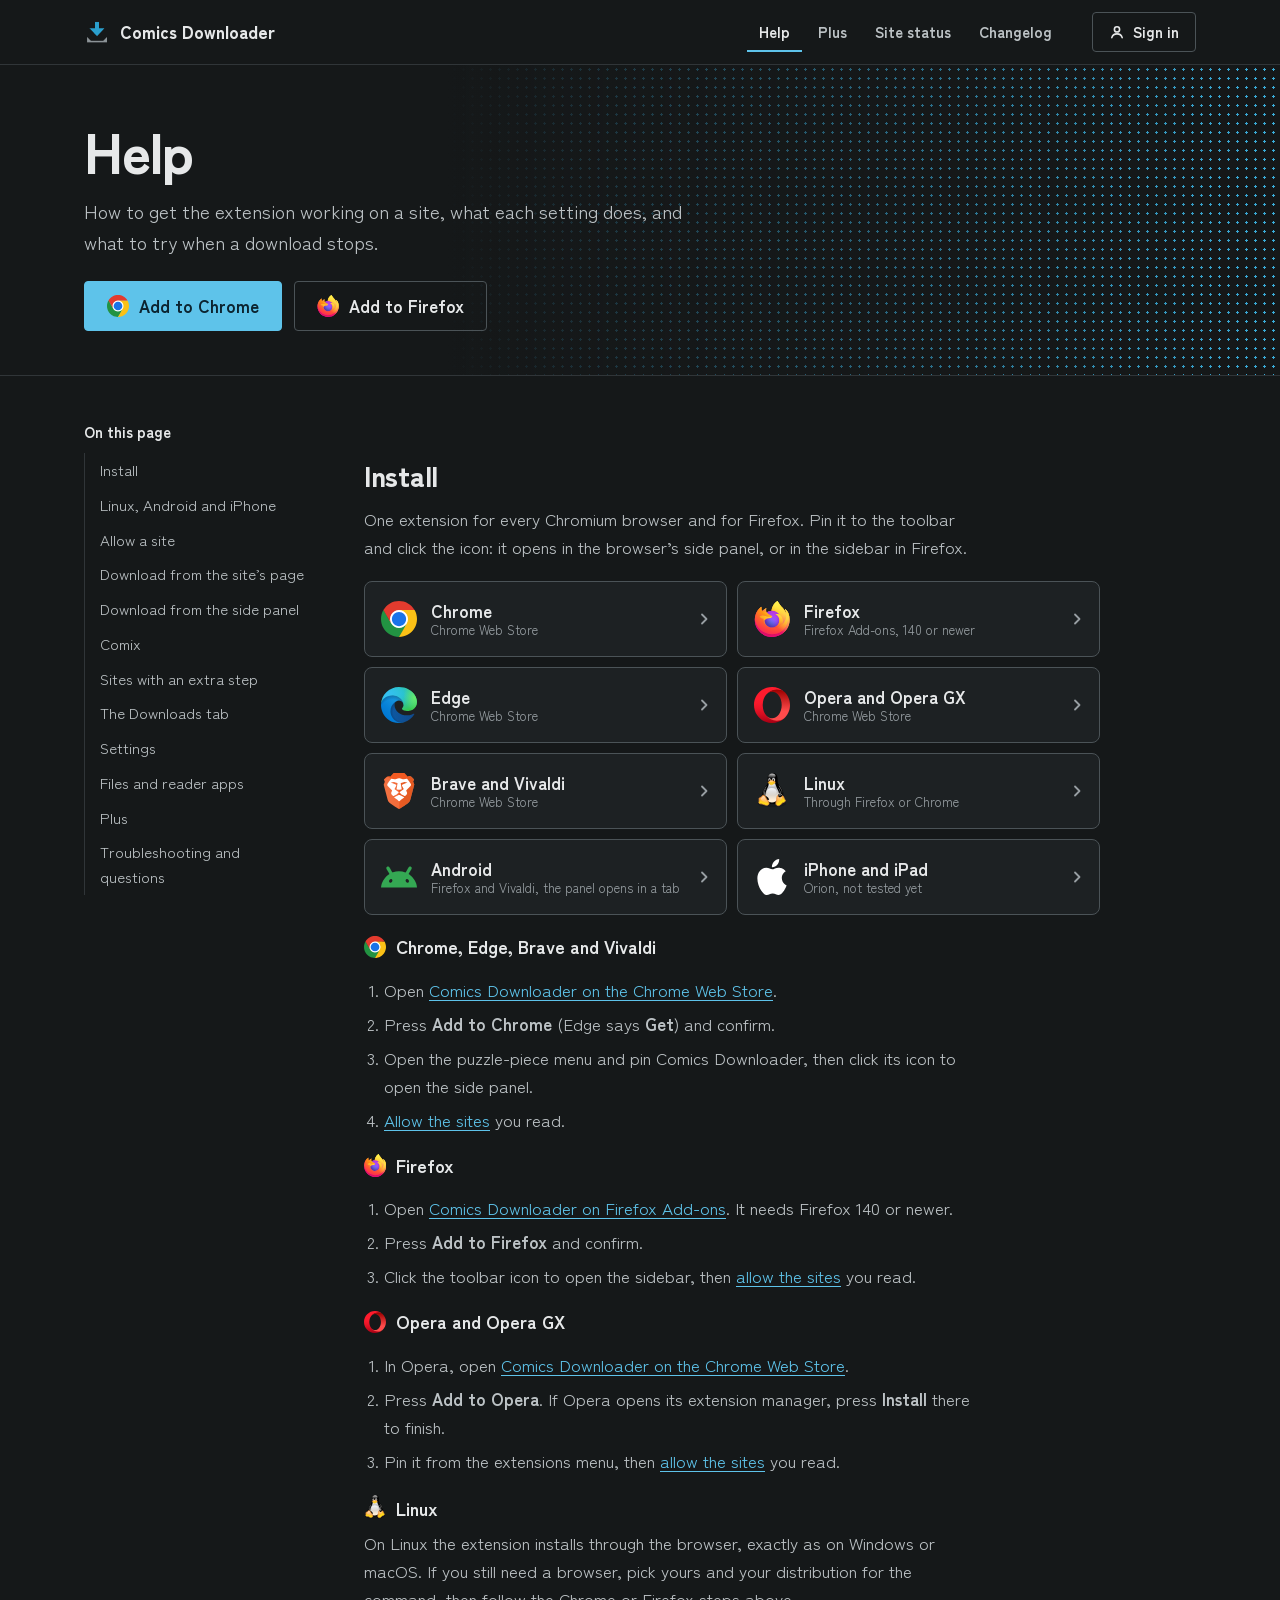
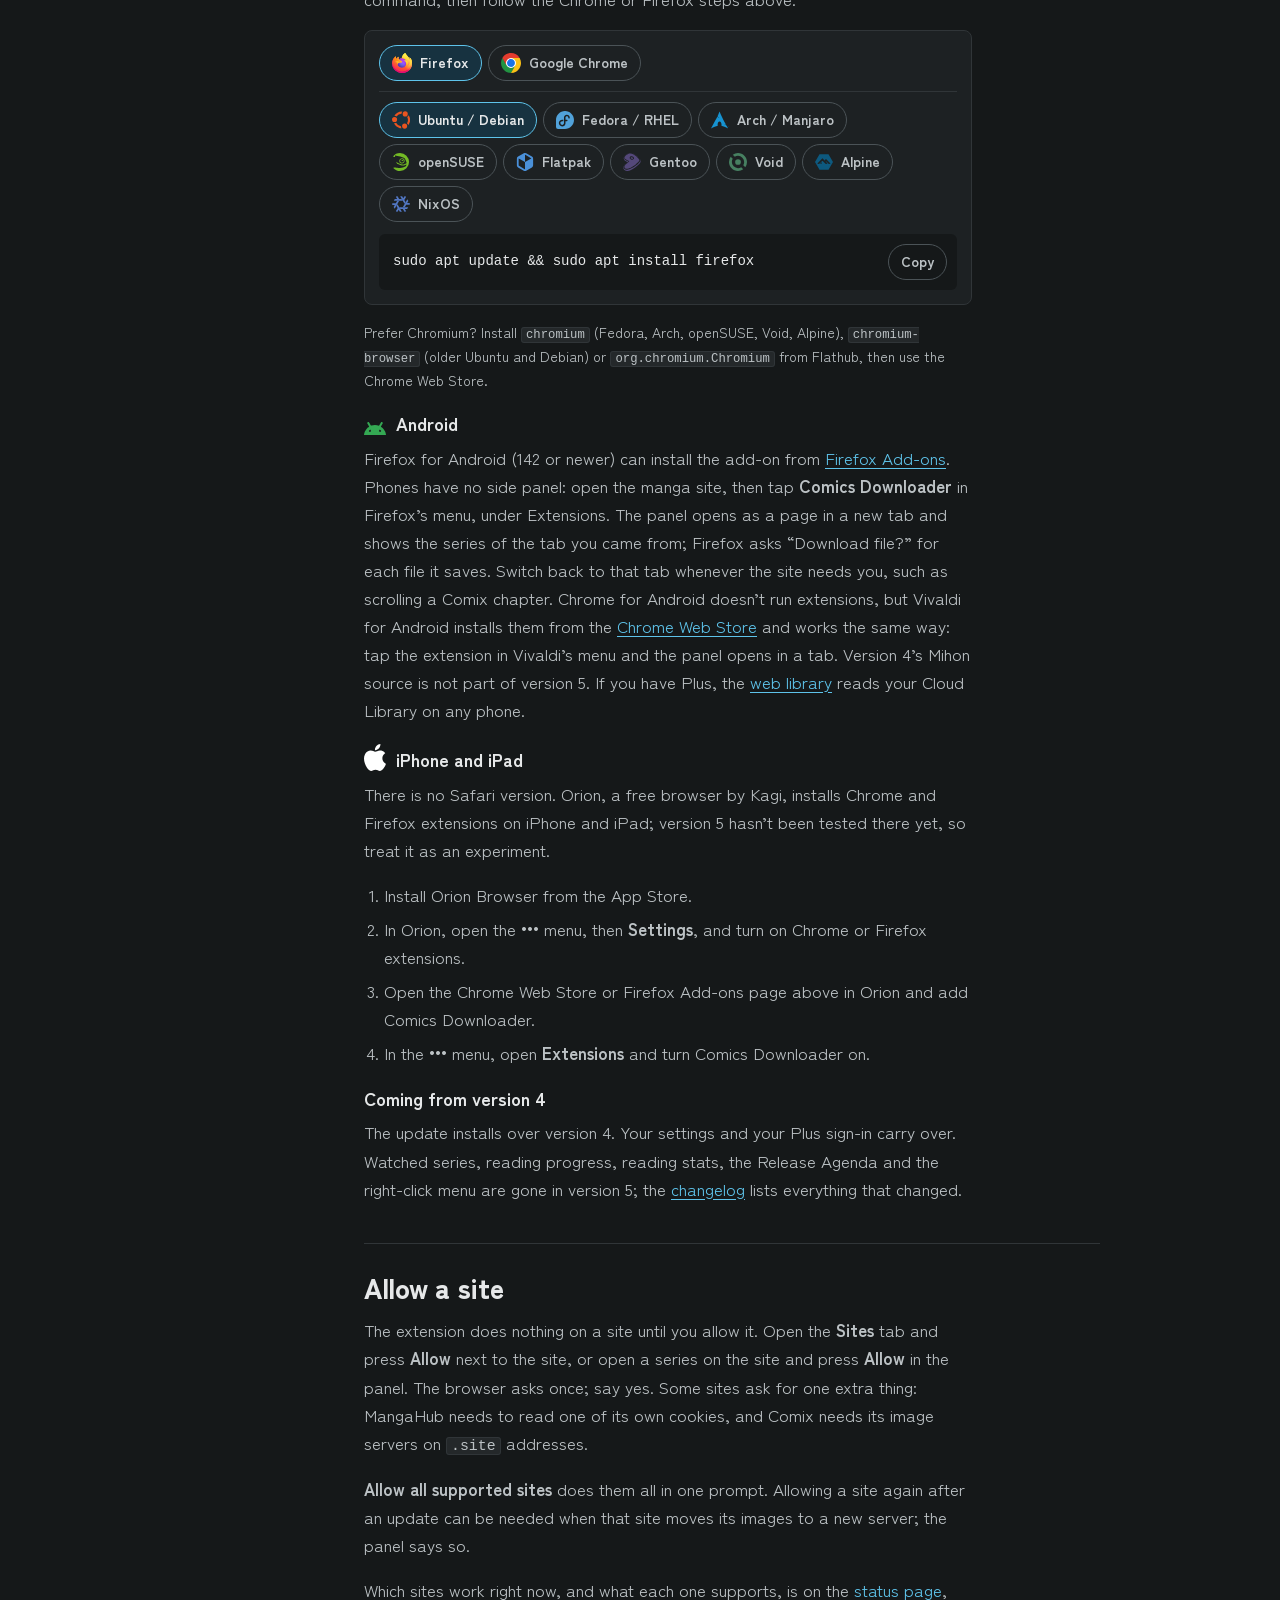
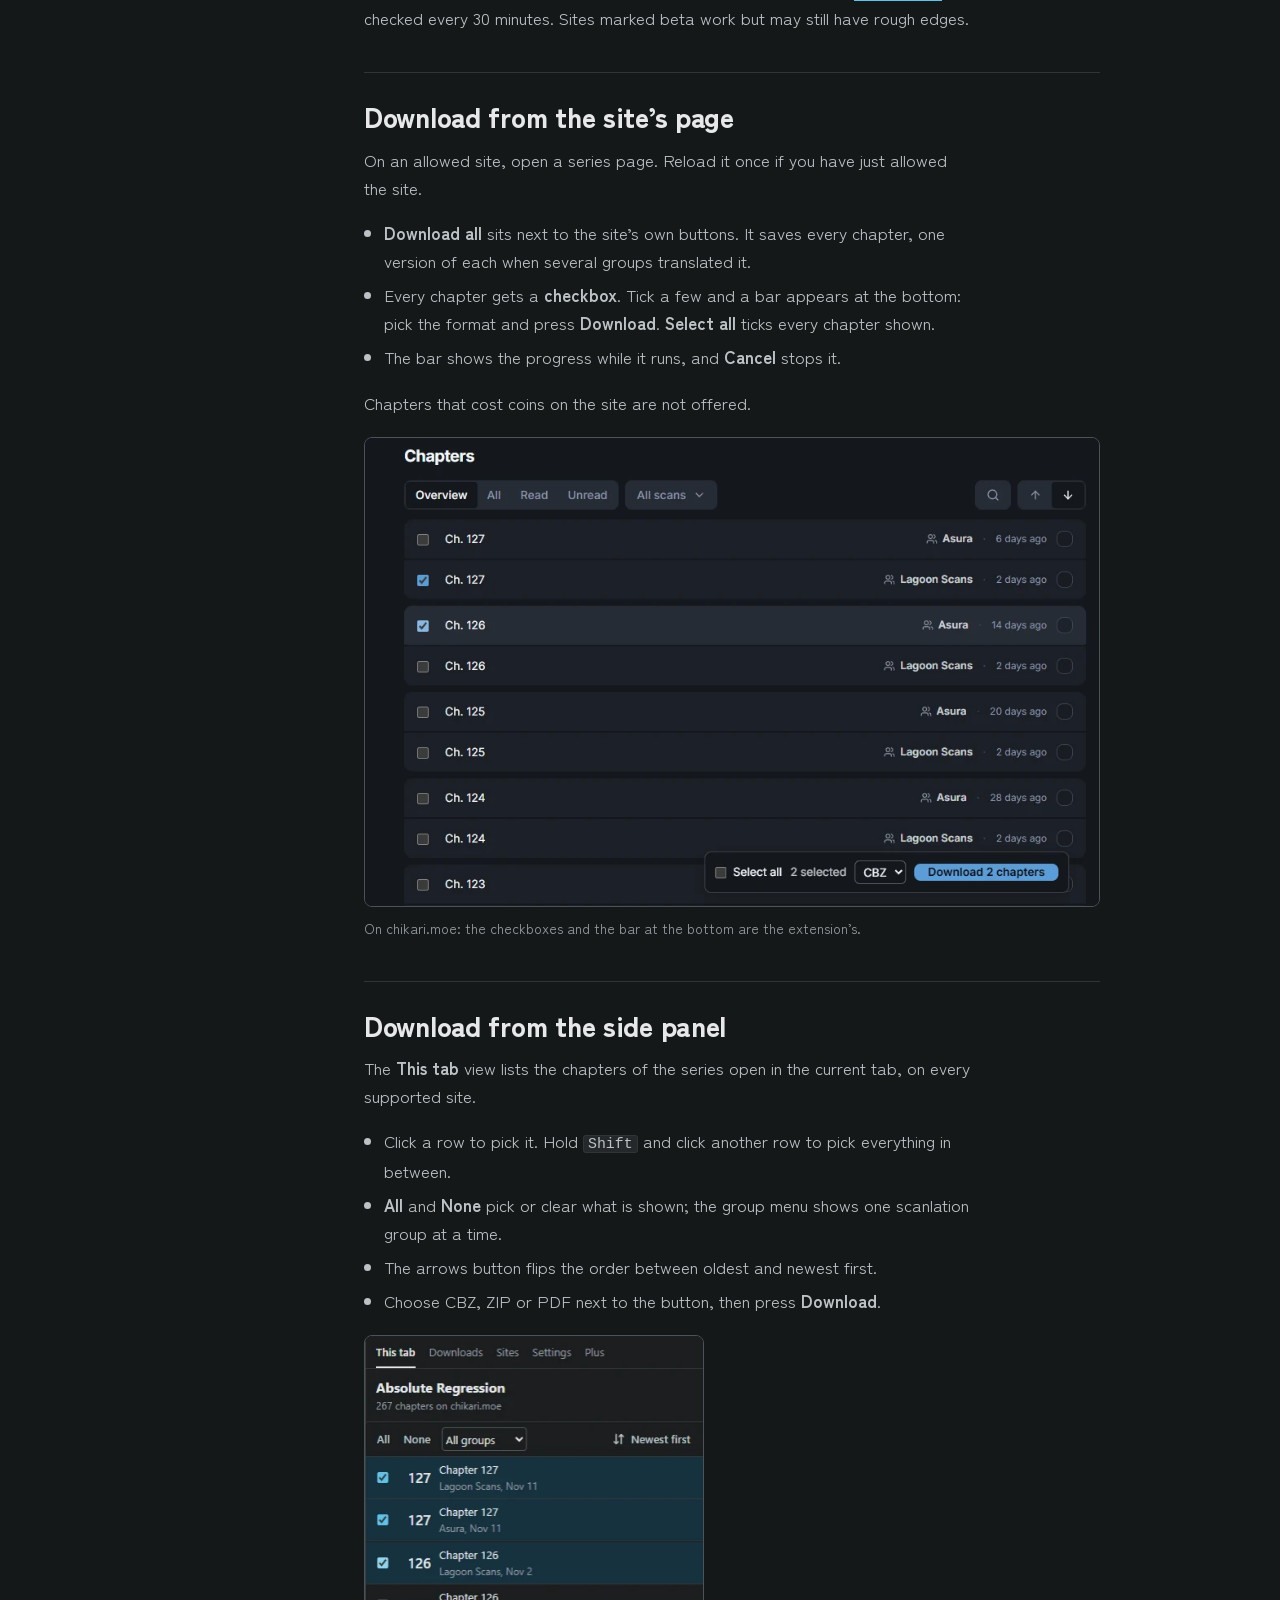
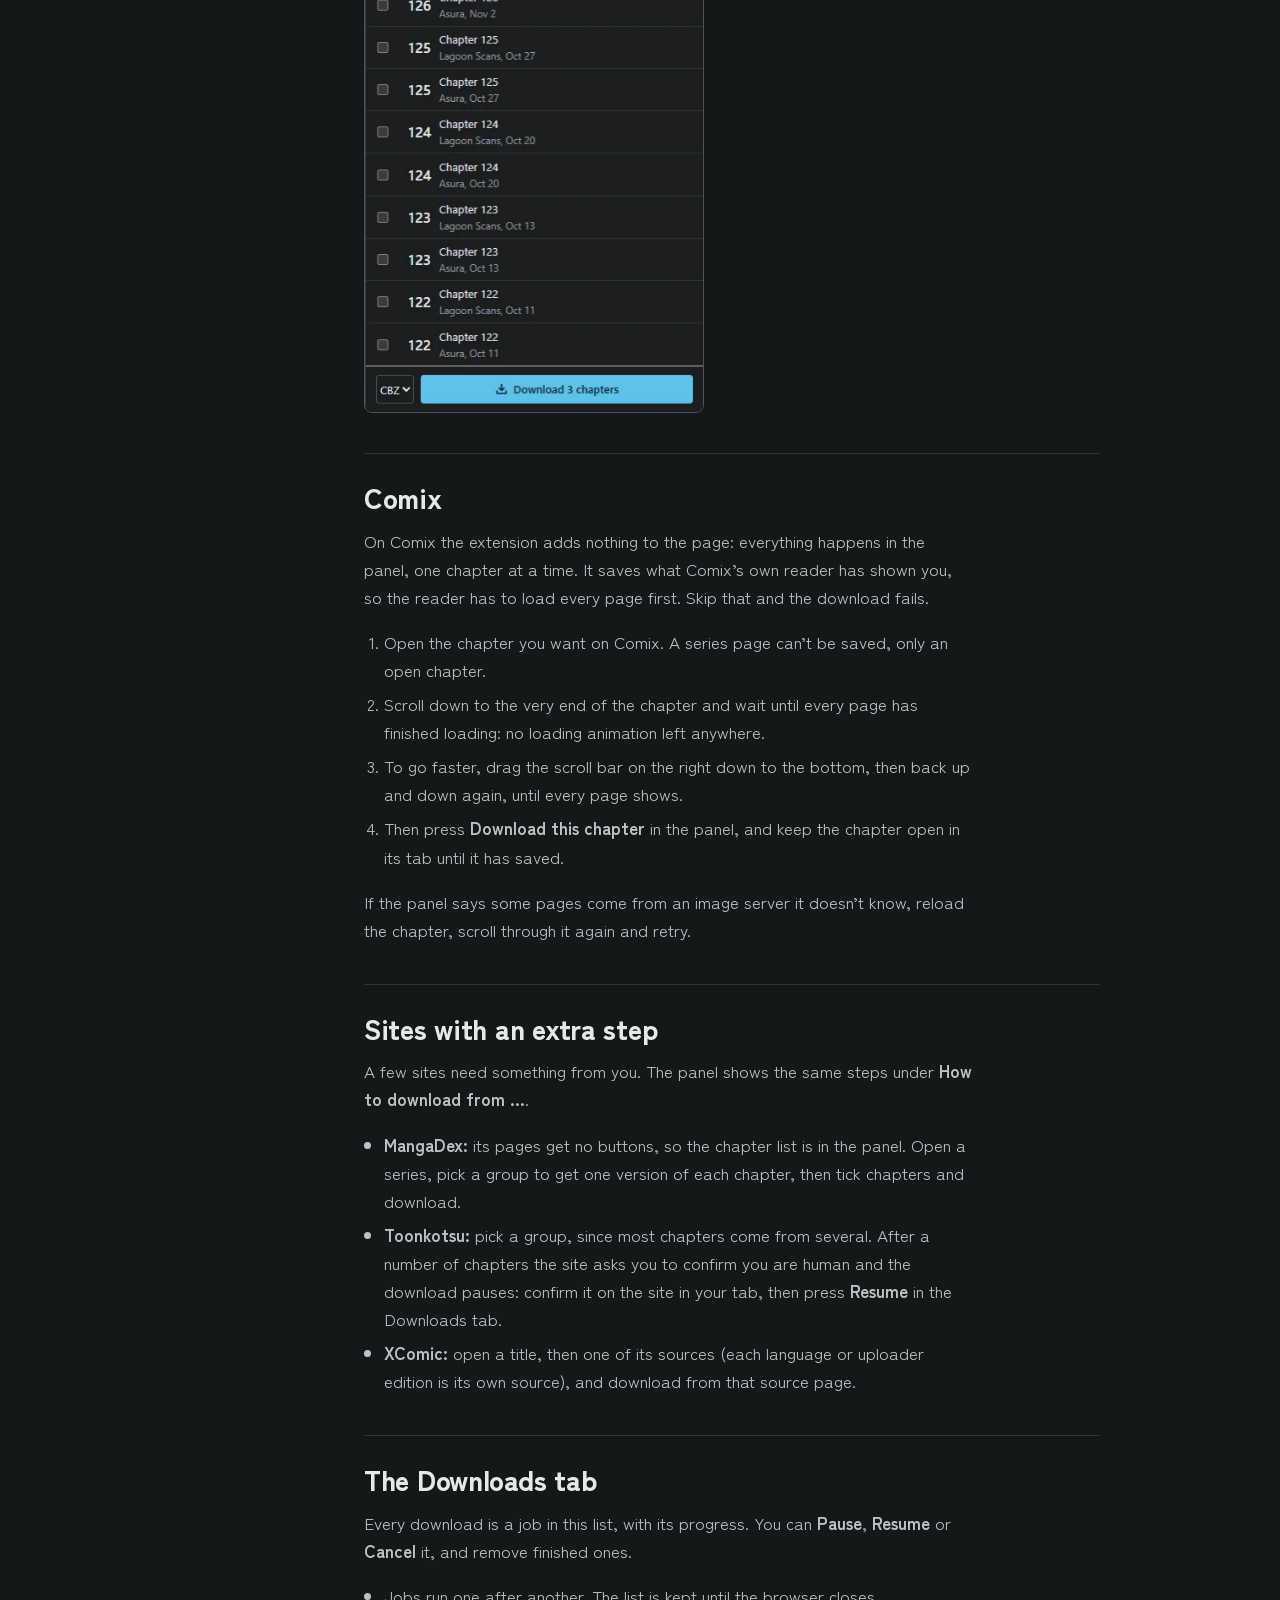
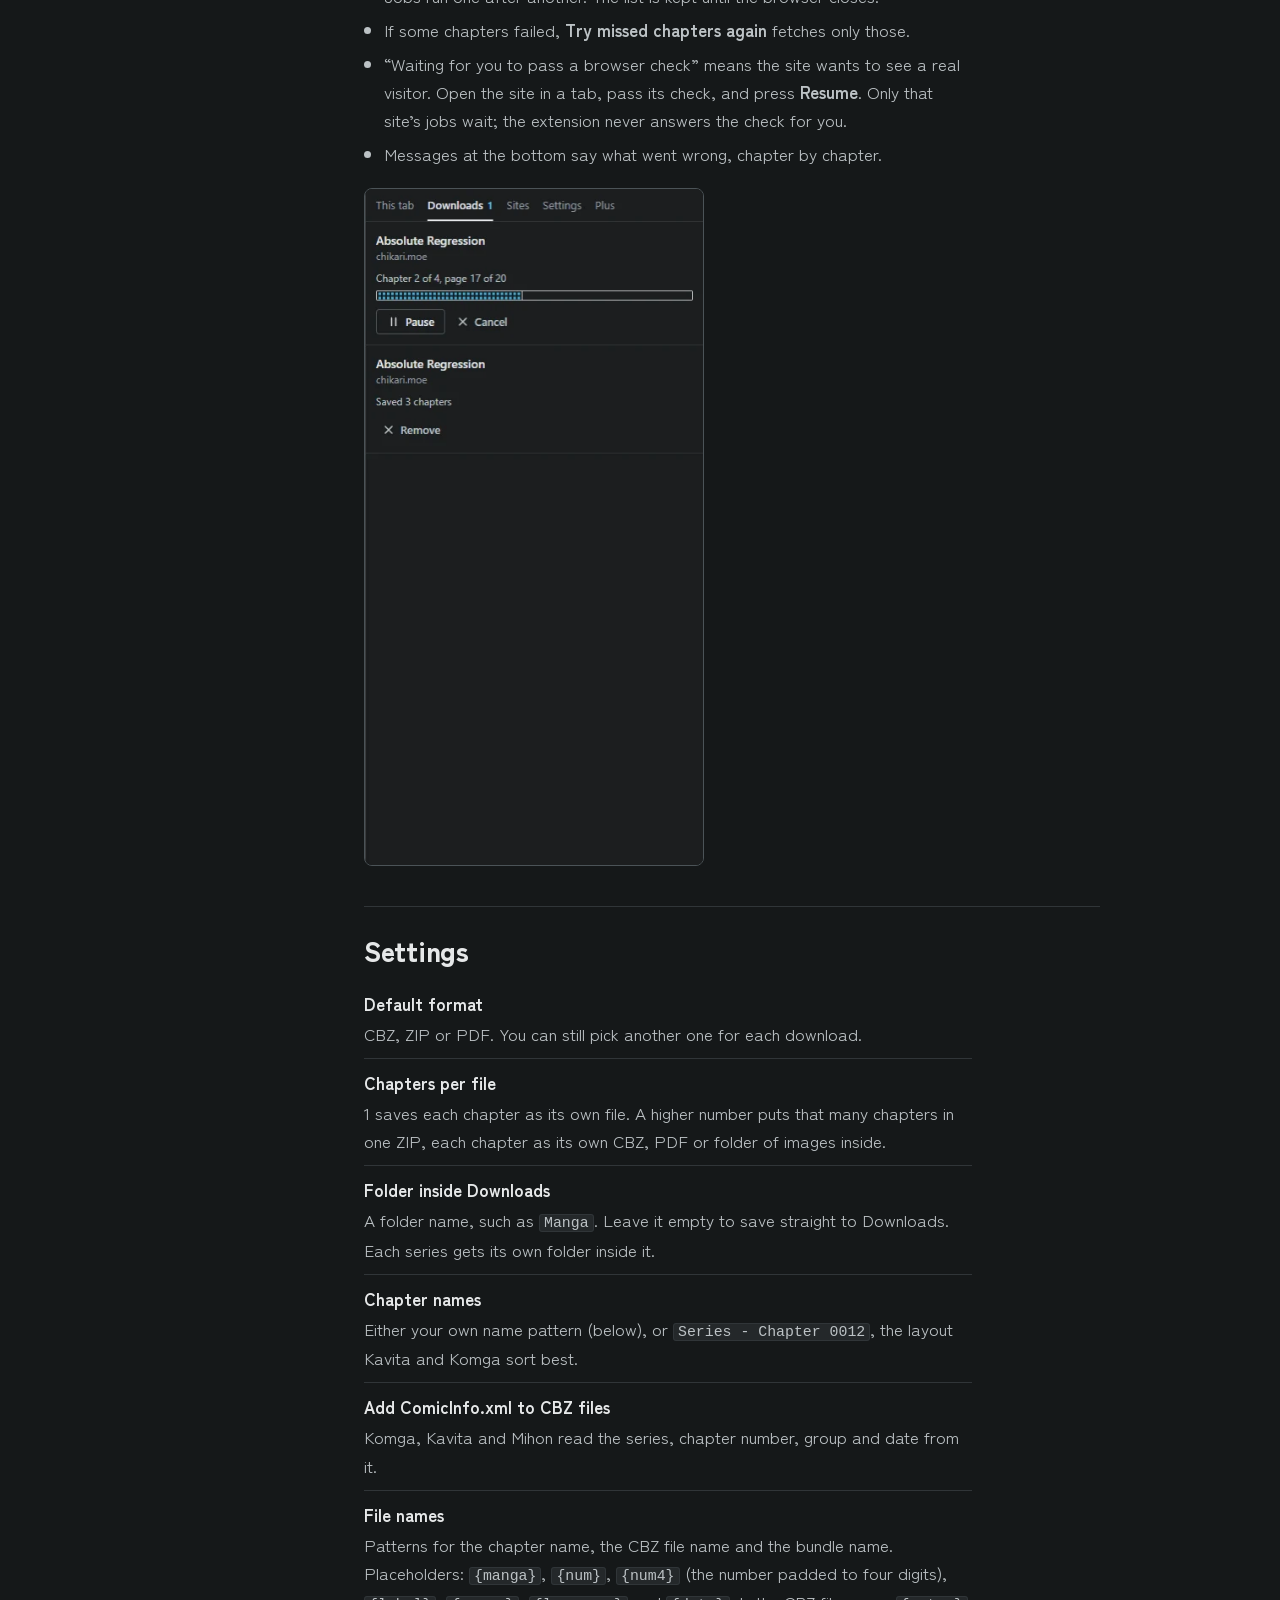
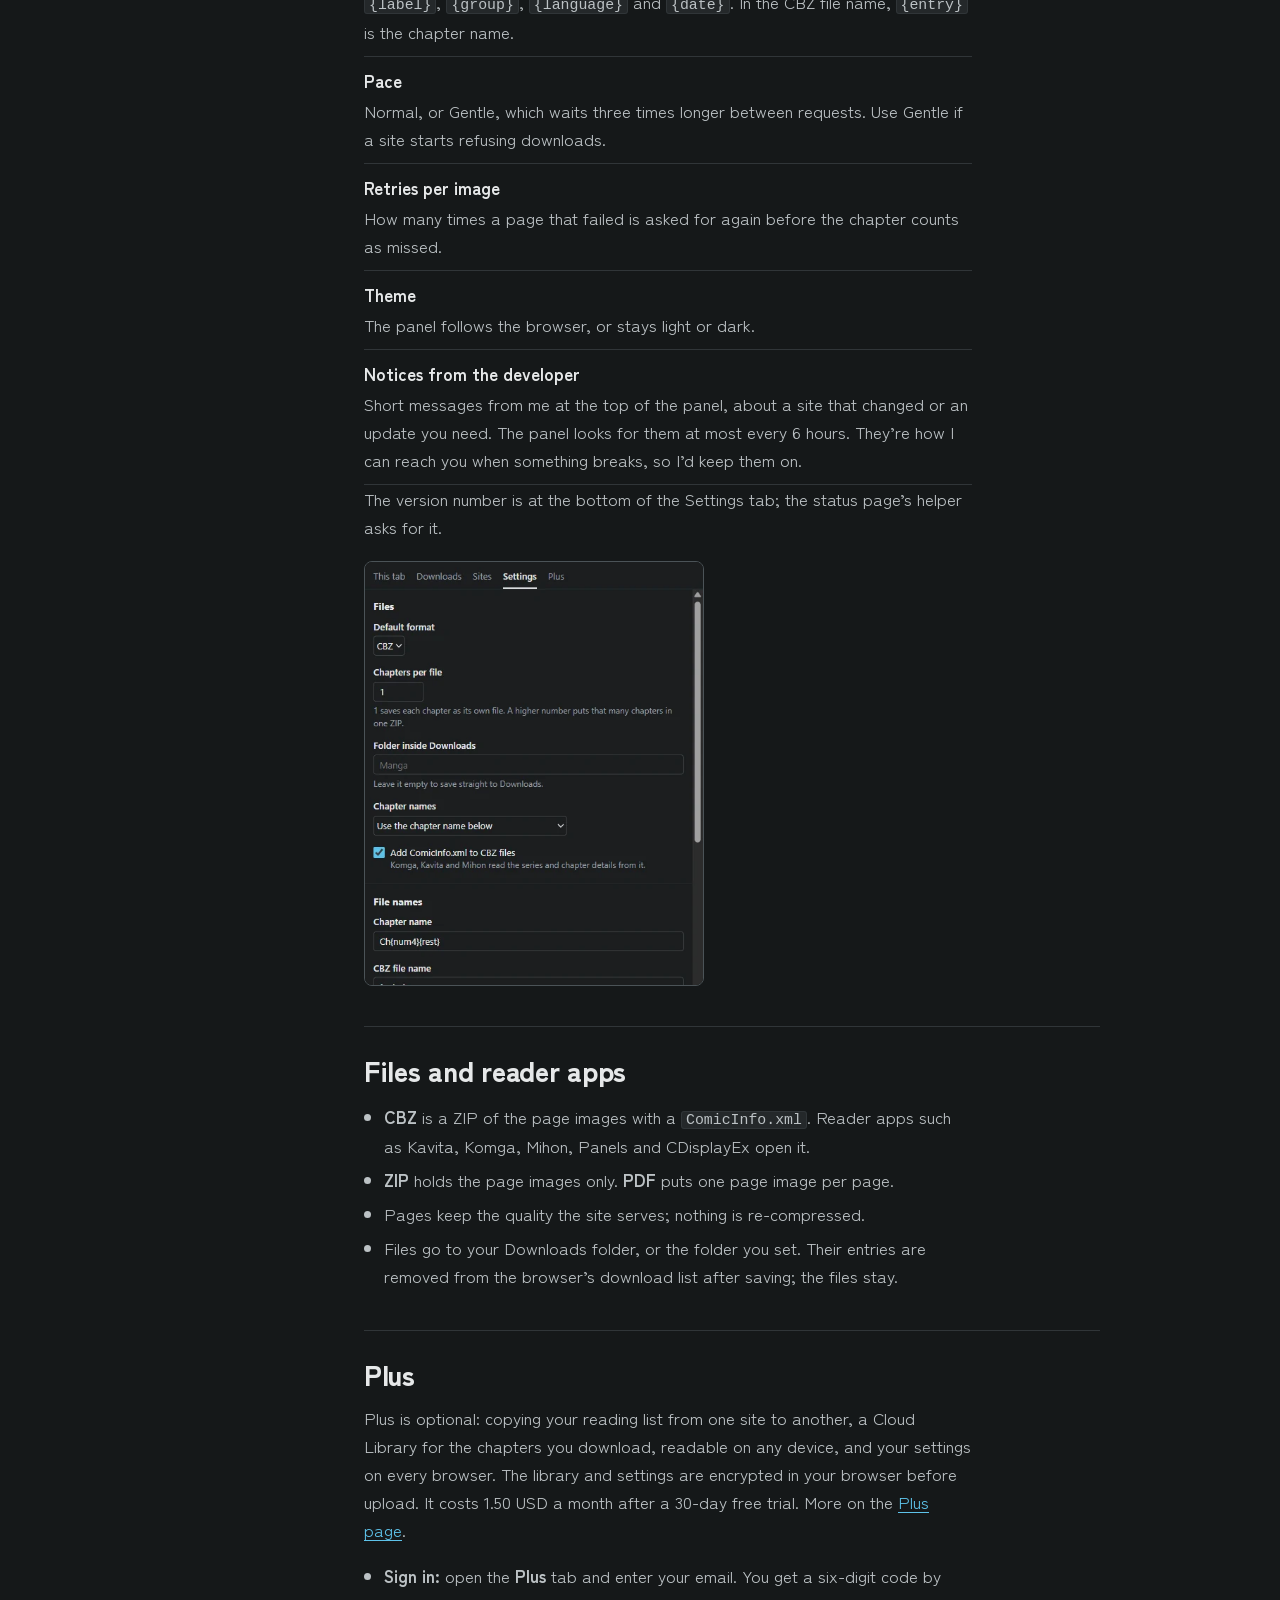
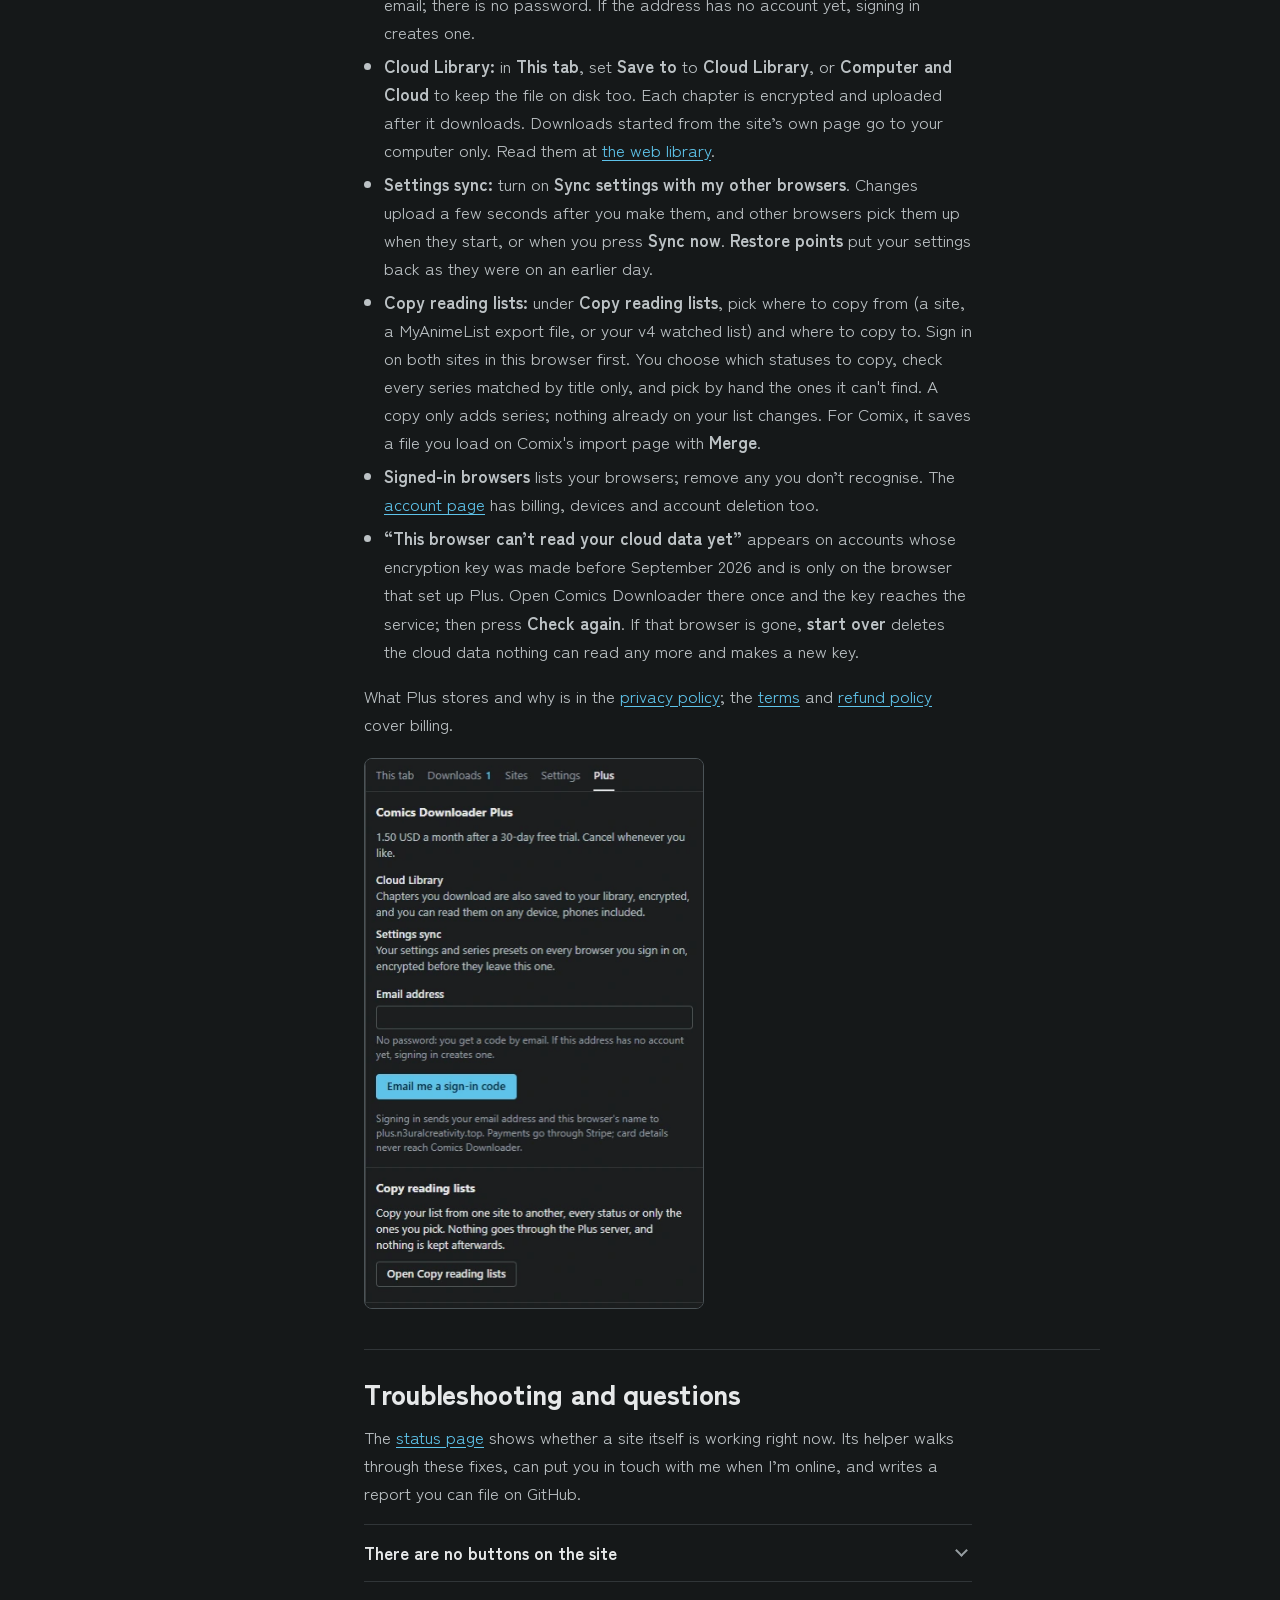
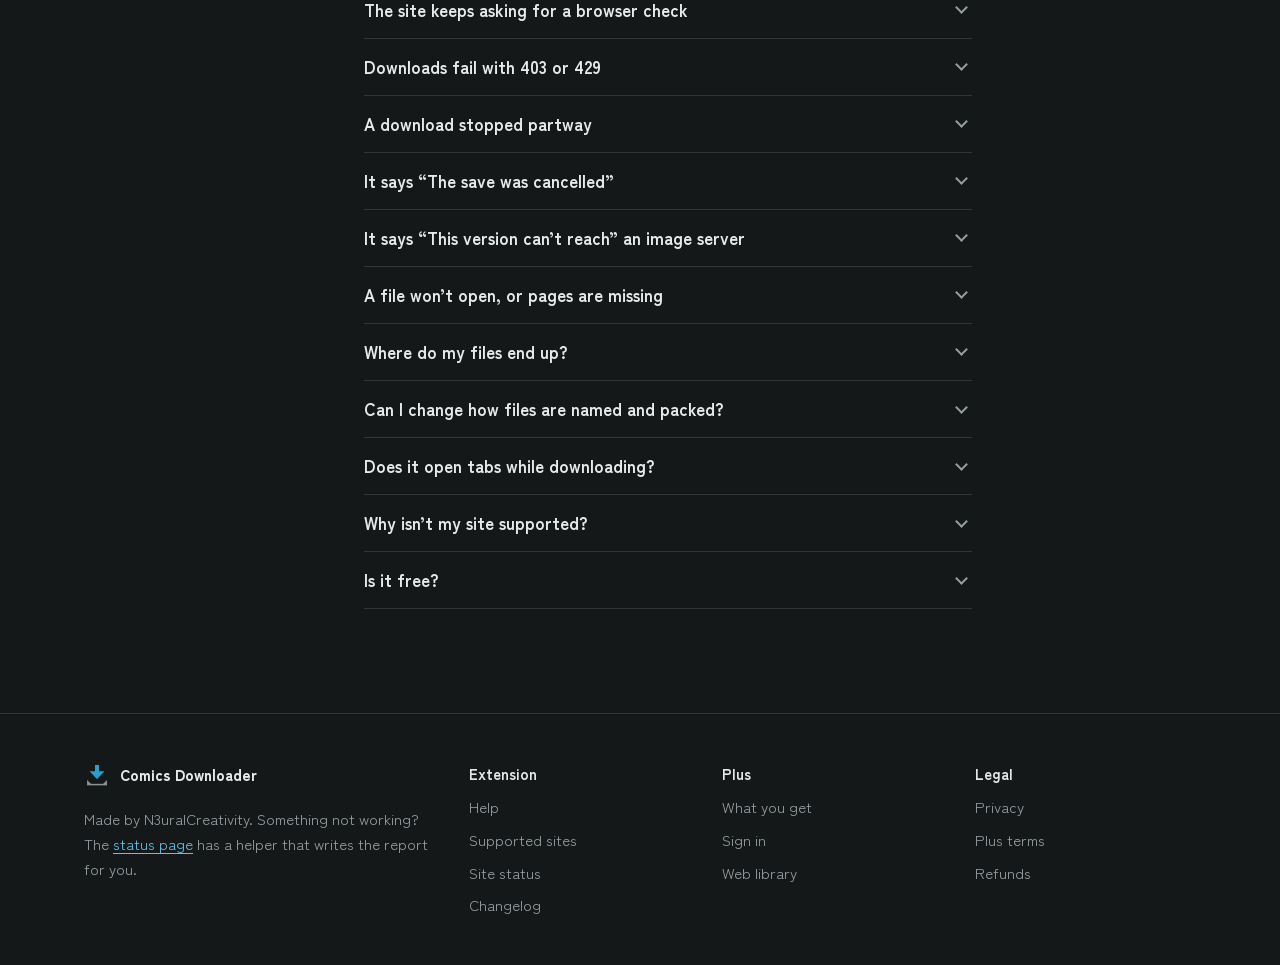
<file: docs/Documentation.html>
<!doctype html>
<html lang="en" data-theme="dark">
  <head>
    <meta charset="utf-8" />
    <meta name="viewport" content="width=device-width, initial-scale=1" />
    <title>Help | Comics Downloader</title>
    <meta name="description" content="How to install Comics Downloader, allow a site, download chapters, change the settings, use Plus, and fix common problems." />
    <meta name="color-scheme" content="dark" />
    <meta name="theme-color" content="#151819" />
    <link rel="canonical" href="https://n3uralcreativity.top/comics-downloader/Documentation.html" />
    <link rel="icon" type="image/png" href="assets/icon128.png" />
    <link rel="stylesheet" href="tokens.css?v=5.0.4" />
    <link rel="stylesheet" href="home.css?v=5.0.5" />
  </head>
  <body>
    <header class="top">
      <div class="top-in">
        <a class="brand" href="./"><img src="assets/icon48.png" alt="" width="26" height="26" />Comics Downloader</a>
        <nav aria-label="Site">
          <a href="Documentation.html" aria-current="page">Help</a>
          <a href="plus.html">Plus</a>
          <a href="https://status.n3uralcreativity.top">Site status</a>
          <a href="changelog.html">Changelog</a>
        </nav>
        <a class="signin" href="https://plus.n3uralcreativity.top/account?mode=login"><svg viewBox="0 0 16 16" fill="none" stroke="currentColor" stroke-width="1.6" stroke-linecap="round" aria-hidden="true"><circle cx="8" cy="5.4" r="2.6" /><path d="M2.8 13.6c.7-2.4 2.7-3.7 5.2-3.7s4.5 1.3 5.2 3.7" /></svg>Sign in</a>
      </div>
    </header>
    <div id="notices"></div>

    <div class="page-head">
      <div class="wrap">
        <h1>Help</h1>
        <p class="lede">How to get the extension working on a site, what each setting does, and what to try when a download stops.</p>
        <div class="install">
          <a class="button primary" href="https://chromewebstore.google.com/detail/nojjjpmicodkodnnllbdolpglhlclpdp"><img src="assets/brands/chrome.svg" alt="" width="22" height="22" />Add to Chrome</a>
          <a class="button" href="https://addons.mozilla.org/en-US/firefox/addon/comix-chapter-downloader/"><img src="assets/brands/firefox.svg" alt="" width="22" height="22" />Add to Firefox</a>
        </div>
      </div>
    </div>

    <main>
      <div class="doc-grid">
      <nav class="toc-side" aria-label="On this page">
        <b>On this page</b>
        <ul>
            <li><a href="#install">Install</a></li>
            <li><a href="#install-linux">Linux, Android and iPhone</a></li>
            <li><a href="#allow">Allow a site</a></li>
            <li><a href="#on-site">Download from the site’s page</a></li>
            <li><a href="#panel">Download from the side panel</a></li>
            <li><a href="#comix">Comix</a></li>
            <li><a href="#extra-steps">Sites with an extra step</a></li>
            <li><a href="#downloads">The Downloads tab</a></li>
            <li><a href="#settings">Settings</a></li>
            <li><a href="#files">Files and reader apps</a></li>
            <li><a href="#plus">Plus</a></li>
            <li><a href="#problems">Troubleshooting and questions</a></li>
          </ul>
      </nav>
      <article class="doc">

        <section id="install">
          <h2>Install</h2>
          <p>
            One extension for every Chromium browser and for Firefox. Pin it to the toolbar and click the icon: it opens in the browser’s side
            panel, or in the sidebar in Firefox.
          </p>
          <ul class="platforms">
            <li><a class="platform" href="https://chromewebstore.google.com/detail/nojjjpmicodkodnnllbdolpglhlclpdp" rel="noopener"><img src="assets/brands/chrome.svg" alt="" width="32" height="32" /><b>Chrome</b><span>Chrome Web Store</span><svg class="go" viewBox="0 0 16 16" aria-hidden="true"><path d="M6 3.5 10.5 8 6 12.5" fill="none" stroke="currentColor" stroke-width="1.8" stroke-linecap="round" stroke-linejoin="round"/></svg></a></li>
            <li><a class="platform" href="https://addons.mozilla.org/en-US/firefox/addon/comix-chapter-downloader/" rel="noopener"><img src="assets/brands/firefox.svg" alt="" width="32" height="32" /><b>Firefox</b><span>Firefox Add-ons, 140 or newer</span><svg class="go" viewBox="0 0 16 16" aria-hidden="true"><path d="M6 3.5 10.5 8 6 12.5" fill="none" stroke="currentColor" stroke-width="1.8" stroke-linecap="round" stroke-linejoin="round"/></svg></a></li>
            <li><a class="platform" href="https://chromewebstore.google.com/detail/nojjjpmicodkodnnllbdolpglhlclpdp" rel="noopener"><img src="assets/brands/microsoft-edge.svg" alt="" width="32" height="32" /><b>Edge</b><span>Chrome Web Store</span><svg class="go" viewBox="0 0 16 16" aria-hidden="true"><path d="M6 3.5 10.5 8 6 12.5" fill="none" stroke="currentColor" stroke-width="1.8" stroke-linecap="round" stroke-linejoin="round"/></svg></a></li>
            <li><a class="platform" href="#install-opera"><img src="assets/brands/opera.svg" alt="" width="32" height="32" /><b>Opera and Opera GX</b><span>Chrome Web Store</span><svg class="go" viewBox="0 0 16 16" aria-hidden="true"><path d="M6 3.5 10.5 8 6 12.5" fill="none" stroke="currentColor" stroke-width="1.8" stroke-linecap="round" stroke-linejoin="round"/></svg></a></li>
            <li><a class="platform" href="https://chromewebstore.google.com/detail/nojjjpmicodkodnnllbdolpglhlclpdp" rel="noopener"><img src="assets/brands/brave.svg" alt="" width="32" height="32" /><b>Brave and Vivaldi</b><span>Chrome Web Store</span><svg class="go" viewBox="0 0 16 16" aria-hidden="true"><path d="M6 3.5 10.5 8 6 12.5" fill="none" stroke="currentColor" stroke-width="1.8" stroke-linecap="round" stroke-linejoin="round"/></svg></a></li>
            <li><a class="platform" href="#install-linux"><img src="assets/brands/linux-tux.svg" alt="" width="32" height="32" /><b>Linux</b><span>Through Firefox or Chrome</span><svg class="go" viewBox="0 0 16 16" aria-hidden="true"><path d="M6 3.5 10.5 8 6 12.5" fill="none" stroke="currentColor" stroke-width="1.8" stroke-linecap="round" stroke-linejoin="round"/></svg></a></li>
            <li><a class="platform" href="#install-android"><img src="assets/brands/android-icon.svg" alt="" width="32" height="32" /><b>Android</b><span>Firefox and Vivaldi, the panel opens in a tab</span><svg class="go" viewBox="0 0 16 16" aria-hidden="true"><path d="M6 3.5 10.5 8 6 12.5" fill="none" stroke="currentColor" stroke-width="1.8" stroke-linecap="round" stroke-linejoin="round"/></svg></a></li>
            <li><a class="platform" href="#install-ios"><img src="assets/brands/apple.svg" alt="" width="32" height="32" class="mono" /><b>iPhone and iPad</b><span>Orion, not tested yet</span><svg class="go" viewBox="0 0 16 16" aria-hidden="true"><path d="M6 3.5 10.5 8 6 12.5" fill="none" stroke="currentColor" stroke-width="1.8" stroke-linecap="round" stroke-linejoin="round"/></svg></a></li>
          </ul>

          <h3 id="install-chrome"><img src="assets/brands/chrome.svg" alt="" width="22" height="22" />Chrome, Edge, Brave and Vivaldi</h3>
          <ol>
            <li>Open <a href="https://chromewebstore.google.com/detail/nojjjpmicodkodnnllbdolpglhlclpdp">Comics Downloader on the Chrome Web Store</a>.</li>
            <li>Press <strong>Add to Chrome</strong> (Edge says <strong>Get</strong>) and confirm.</li>
            <li>Open the puzzle-piece menu and pin Comics Downloader, then click its icon to open the side panel.</li>
            <li><a href="#allow">Allow the sites</a> you read.</li>
          </ol>

          <h3 id="install-firefox"><img src="assets/brands/firefox.svg" alt="" width="22" height="22" />Firefox</h3>
          <ol>
            <li>Open <a href="https://addons.mozilla.org/en-US/firefox/addon/comix-chapter-downloader/">Comics Downloader on Firefox Add-ons</a>. It needs Firefox 140 or newer.</li>
            <li>Press <strong>Add to Firefox</strong> and confirm.</li>
            <li>Click the toolbar icon to open the sidebar, then <a href="#allow">allow the sites</a> you read.</li>
          </ol>

          <h3 id="install-opera"><img src="assets/brands/opera.svg" alt="" width="22" height="22" />Opera and Opera GX</h3>
          <ol>
            <li>In Opera, open <a href="https://chromewebstore.google.com/detail/nojjjpmicodkodnnllbdolpglhlclpdp">Comics Downloader on the Chrome Web Store</a>.</li>
            <li>Press <strong>Add to Opera</strong>. If Opera opens its extension manager, press <strong>Install</strong> there to finish.</li>
            <li>Pin it from the extensions menu, then <a href="#allow">allow the sites</a> you read.</li>
          </ol>

          <h3 id="install-linux"><img src="assets/brands/linux-tux.svg" alt="" width="22" height="22" />Linux</h3>
          <p>
            On Linux the extension installs through the browser, exactly as on Windows or macOS. If you still need a browser, pick yours and
            your distribution for the command, then follow the Chrome or Firefox steps above.
          </p>
          <div class="picker" id="linux-picker">
            <div class="picker-row" role="radiogroup" aria-label="Browser">
              <button type="button" role="radio" aria-checked="true" data-browser="firefox"><img src="assets/brands/firefox.svg" alt="" width="20" height="20" />Firefox</button>
              <button type="button" role="radio" aria-checked="false" data-browser="chrome"><img src="assets/brands/chrome.svg" alt="" width="20" height="20" />Google Chrome</button>
            </div>
            <div class="picker-row distros" role="radiogroup" aria-label="Distribution">
              <button type="button" role="radio" aria-checked="true" data-distro="debian"><img src="assets/brands/ubuntu.svg" alt="" width="18" height="18" />Ubuntu / Debian</button>
              <button type="button" role="radio" aria-checked="false" data-distro="fedora"><img src="assets/brands/fedora.svg" alt="" width="18" height="18" />Fedora / RHEL</button>
              <button type="button" role="radio" aria-checked="false" data-distro="arch"><img src="assets/brands/archlinux.svg" alt="" width="18" height="18" />Arch / Manjaro</button>
              <button type="button" role="radio" aria-checked="false" data-distro="suse"><img src="assets/brands/opensuse.svg" alt="" width="18" height="18" />openSUSE</button>
              <button type="button" role="radio" aria-checked="false" data-distro="flatpak"><img src="assets/brands/flatpak.svg" alt="" width="18" height="18" />Flatpak</button>
              <button type="button" role="radio" aria-checked="false" data-distro="gentoo"><img src="assets/brands/gentoo.svg" alt="" width="18" height="18" />Gentoo</button>
              <button type="button" role="radio" aria-checked="false" data-distro="void"><img src="assets/brands/voidlinux.svg" alt="" width="18" height="18" />Void</button>
              <button type="button" role="radio" aria-checked="false" data-distro="alpine"><img src="assets/brands/alpinelinux.svg" alt="" width="18" height="18" />Alpine</button>
              <button type="button" role="radio" aria-checked="false" data-distro="nixos"><img src="assets/brands/nixos.svg" alt="" width="18" height="18" />NixOS</button>
            </div>
            <div class="cmd">
              <code id="linux-cmd">sudo apt update &amp;&amp; sudo apt install firefox</code>
              <button type="button" class="button copy" id="linux-copy">Copy</button>
            </div>
          </div>
          <p class="small">
            Prefer Chromium? Install <code>chromium</code> (Fedora, Arch, openSUSE, Void, Alpine), <code>chromium-browser</code> (older Ubuntu and
            Debian) or <code>org.chromium.Chromium</code> from Flathub, then use the Chrome Web Store.
          </p>

          <h3 id="install-android"><img src="assets/brands/android-icon.svg" alt="" width="22" height="22" />Android</h3>
          <p>
            Firefox for Android (142 or newer) can install the add-on from
            <a href="https://addons.mozilla.org/en-US/firefox/addon/comix-chapter-downloader/">Firefox Add-ons</a>. Phones have no side panel: open
            the manga site, then tap <strong>Comics Downloader</strong> in Firefox’s menu, under Extensions. The panel opens as a page in a new
            tab and shows the series of the tab you came from; Firefox asks “Download file?” for each file it saves. Switch back to that tab whenever the site needs you, such as scrolling a Comix
            chapter. Chrome for Android doesn’t run extensions, but Vivaldi for Android installs them from the
            <a href="https://chromewebstore.google.com/detail/nojjjpmicodkodnnllbdolpglhlclpdp">Chrome Web Store</a> and works the same way: tap
            the extension in Vivaldi’s menu and the panel opens in a tab. Version 4’s Mihon source is not part of
            version 5. If you have Plus, the <a href="https://plus.n3uralcreativity.top/library/">web library</a> reads your Cloud Library on any
            phone.
          </p>

          <h3 id="install-ios"><img src="assets/brands/apple.svg" alt="" width="22" height="22" class="mono" />iPhone and iPad</h3>
          <p>
            There is no Safari version. Orion, a free browser by Kagi, installs Chrome and Firefox extensions on iPhone and iPad; version 5 hasn’t
            been tested there yet, so treat it as an experiment.
          </p>
          <ol>
            <li>Install Orion Browser from the App Store.</li>
            <li>In Orion, open the <strong>•••</strong> menu, then <strong>Settings</strong>, and turn on Chrome or Firefox extensions.</li>
            <li>Open the Chrome Web Store or Firefox Add-ons page above in Orion and add Comics Downloader.</li>
            <li>In the <strong>•••</strong> menu, open <strong>Extensions</strong> and turn Comics Downloader on.</li>
          </ol>

          <h3 id="from-v4">Coming from version 4</h3>
          <p>
            The update installs over version 4. Your settings and your Plus sign-in carry over. Watched series, reading progress, reading stats,
            the Release Agenda and the right-click menu are gone in version 5; the <a href="changelog.html">changelog</a> lists everything that
            changed.
          </p>
        </section>

        <section id="allow">
          <h2>Allow a site</h2>
          <p>
            The extension does nothing on a site until you allow it. Open the <strong>Sites</strong> tab and press <strong>Allow</strong> next to
            the site, or open a series on the site and press <strong>Allow</strong> in the panel. The browser asks once; say yes. Some sites ask
            for one extra thing: MangaHub needs to read one of its own cookies, and Comix needs its image servers on <code>.site</code> addresses.
          </p>
          <p>
            <strong>Allow all supported sites</strong> does them all in one prompt. Allowing a site again after an update can be needed when that
            site moves its images to a new server; the panel says so.
          </p>
          <p>Which sites work right now, and what each one supports, is on the <a href="https://status.n3uralcreativity.top">status page</a>, checked every 30 minutes. Sites marked beta work but may still have rough edges.</p>
        </section>

        <section id="on-site">
          <h2>Download from the site’s page</h2>
          <p>On an allowed site, open a series page. Reload it once if you have just allowed the site.</p>
          <ul>
            <li><strong>Download all</strong> sits next to the site’s own buttons. It saves every chapter, one version of each when several groups translated it.</li>
            <li>Every chapter gets a <strong>checkbox</strong>. Tick a few and a bar appears at the bottom: pick the format and press <strong>Download</strong>. <strong>Select all</strong> ticks every chapter shown.</li>
            <li>The bar shows the progress while it runs, and <strong>Cancel</strong> stops it.</li>
          </ul>
          <p>Chapters that cost coins on the site are not offered.</p>
          <figure class="shot">
            <img src="assets/v5-inpage.webp" width="900" height="575" loading="lazy" alt="A chapter list on chikari.moe with a checkbox on each row and the extension’s bar at the bottom: 2 selected, CBZ, Download 2 chapters." />
            <figcaption>On chikari.moe: the checkboxes and the bar at the bottom are the extension’s.</figcaption>
          </figure>
        </section>

        <section id="panel">
          <h2>Download from the side panel</h2>
          <p>The <strong>This tab</strong> view lists the chapters of the series open in the current tab, on every supported site.</p>
          <ul>
            <li>Click a row to pick it. Hold <kbd>Shift</kbd> and click another row to pick everything in between.</li>
            <li><strong>All</strong> and <strong>None</strong> pick or clear what is shown; the group menu shows one scanlation group at a time.</li>
            <li>The arrows button flips the order between oldest and newest first.</li>
            <li>Choose CBZ, ZIP or PDF next to the button, then press <strong>Download</strong>.</li>
          </ul>
          <figure class="shot">
            <img src="assets/v5-panel-chapters.webp" width="400" height="800" loading="lazy" alt="The side panel’s This tab view with three chapters ticked and a Download 3 chapters button." />
          </figure>
        </section>

        <section id="comix">
          <h2>Comix</h2>
          <p>
            On Comix the extension adds nothing to the page: everything happens in the panel, one chapter at a time. It saves what Comix’s
            own reader has shown you, so the reader has to load every page first. Skip that and the download fails.
          </p>
          <ol>
            <li>Open the chapter you want on Comix. A series page can’t be saved, only an open chapter.</li>
            <li>Scroll down to the very end of the chapter and wait until every page has finished loading: no loading animation left anywhere.</li>
            <li>To go faster, drag the scroll bar on the right down to the bottom, then back up and down again, until every page shows.</li>
            <li>Then press <strong>Download this chapter</strong> in the panel, and keep the chapter open in its tab until it has saved.</li>
          </ol>
          <p>If the panel says some pages come from an image server it doesn’t know, reload the chapter, scroll through it again and retry.</p>
        </section>

        <section id="extra-steps">
          <h2>Sites with an extra step</h2>
          <p>A few sites need something from you. The panel shows the same steps under <strong>How to download from …</strong>.</p>
          <ul>
            <li><strong>MangaDex:</strong> its pages get no buttons, so the chapter list is in the panel. Open a series, pick a group to get one version of each chapter, then tick chapters and download.</li>
            <li><strong>Toonkotsu:</strong> pick a group, since most chapters come from several. After a number of chapters the site asks you to confirm you are human and the download pauses: confirm it on the site in your tab, then press <strong>Resume</strong> in the Downloads tab.</li>
            <li><strong>XComic:</strong> open a title, then one of its sources (each language or uploader edition is its own source), and download from that source page.</li>
          </ul>
        </section>

        <section id="downloads">
          <h2>The Downloads tab</h2>
          <p>Every download is a job in this list, with its progress. You can <strong>Pause</strong>, <strong>Resume</strong> or <strong>Cancel</strong> it, and remove finished ones.</p>
          <ul>
            <li>Jobs run one after another. The list is kept until the browser closes.</li>
            <li>If some chapters failed, <strong>Try missed chapters again</strong> fetches only those.</li>
            <li>“Waiting for you to pass a browser check” means the site wants to see a real visitor. Open the site in a tab, pass its check, and press <strong>Resume</strong>. Only that site’s jobs wait; the extension never answers the check for you.</li>
            <li>Messages at the bottom say what went wrong, chapter by chapter.</li>
          </ul>
          <figure class="shot">
            <img src="assets/v5-panel-downloads.webp" width="400" height="800" loading="lazy" alt="The Downloads tab with a running job, its progress, and Pause and Cancel buttons." />
          </figure>
        </section>

        <section id="settings">
          <h2>Settings</h2>
          <dl>
            <div><dt>Default format</dt><dd>CBZ, ZIP or PDF. You can still pick another one for each download.</dd></div>
            <div><dt>Chapters per file</dt><dd>1 saves each chapter as its own file. A higher number puts that many chapters in one ZIP, each chapter as its own CBZ, PDF or folder of images inside.</dd></div>
            <div><dt>Folder inside Downloads</dt><dd>A folder name, such as <code>Manga</code>. Leave it empty to save straight to Downloads. Each series gets its own folder inside it.</dd></div>
            <div><dt>Chapter names</dt><dd>Either your own name pattern (below), or <code>Series - Chapter 0012</code>, the layout Kavita and Komga sort best.</dd></div>
            <div><dt>Add ComicInfo.xml to CBZ files</dt><dd>Komga, Kavita and Mihon read the series, chapter number, group and date from it.</dd></div>
            <div>
              <dt>File names</dt>
              <dd>
                Patterns for the chapter name, the CBZ file name and the bundle name. Placeholders: <code>{manga}</code>, <code>{num}</code>,
                <code>{num4}</code> (the number padded to four digits), <code>{label}</code>, <code>{group}</code>, <code>{language}</code> and
                <code>{date}</code>. In the CBZ file name, <code>{entry}</code> is the chapter name.
              </dd>
            </div>
            <div><dt>Pace</dt><dd>Normal, or Gentle, which waits three times longer between requests. Use Gentle if a site starts refusing downloads.</dd></div>
            <div><dt>Retries per image</dt><dd>How many times a page that failed is asked for again before the chapter counts as missed.</dd></div>
            <div><dt>Theme</dt><dd>The panel follows the browser, or stays light or dark.</dd></div>
            <div><dt>Notices from the developer</dt><dd>Short messages from me at the top of the panel, about a site that changed or an update you need. The panel looks for them at most every 6 hours. They’re how I can reach you when something breaks, so I’d keep them on.</dd></div>
          </dl>
          <p>The version number is at the bottom of the Settings tab; the status page’s helper asks for it.</p>
          <figure class="shot">
            <img src="assets/v5-panel-settings.webp" width="480" height="600" loading="lazy" alt="The Settings tab: default format, chapters per file, folder inside Downloads, chapter names and ComicInfo.xml." />
          </figure>
        </section>

        <section id="files">
          <h2>Files and reader apps</h2>
          <ul>
            <li><strong>CBZ</strong> is a ZIP of the page images with a <code>ComicInfo.xml</code>. Reader apps such as Kavita, Komga, Mihon, Panels and CDisplayEx open it.</li>
            <li><strong>ZIP</strong> holds the page images only. <strong>PDF</strong> puts one page image per page.</li>
            <li>Pages keep the quality the site serves; nothing is re-compressed.</li>
            <li>Files go to your Downloads folder, or the folder you set. Their entries are removed from the browser’s download list after saving; the files stay.</li>
          </ul>
        </section>

        <section id="plus">
          <h2>Plus</h2>
          <p>
            Plus is optional: copying your reading list from one site to another, a Cloud Library for the chapters you download, readable on
            any device, and your settings on every browser. The library and settings are encrypted in your browser before upload. It costs 1.50 USD a month after a 30-day free trial. More on the <a href="plus.html">Plus page</a>.
          </p>
          <ul>
            <li><strong>Sign in:</strong> open the <strong>Plus</strong> tab and enter your email. You get a six-digit code by email; there is no password. If the address has no account yet, signing in creates one.</li>
            <li><strong>Cloud Library:</strong> in <strong>This tab</strong>, set <strong>Save to</strong> to <strong>Cloud Library</strong>, or <strong>Computer and Cloud</strong> to keep the file on disk too. Each chapter is encrypted and uploaded after it downloads. Downloads started from the site’s own page go to your computer only. Read them at <a href="https://plus.n3uralcreativity.top/library/">the web library</a>.</li>
            <li><strong>Settings sync:</strong> turn on <strong>Sync settings with my other browsers</strong>. Changes upload a few seconds after you make them, and other browsers pick them up when they start, or when you press <strong>Sync now</strong>. <strong>Restore points</strong> put your settings back as they were on an earlier day.</li>
            <li><strong>Copy reading lists:</strong> under <strong>Copy reading lists</strong>, pick where to copy from (a site, a MyAnimeList export file, or your v4 watched list) and where to copy to. Sign in on both sites in this browser first. You choose which statuses to copy, check every series matched by title only, and pick by hand the ones it can't find. A copy only adds series; nothing already on your list changes. For Comix, it saves a file you load on Comix's import page with <strong>Merge</strong>.</li>
            <li><strong>Signed-in browsers</strong> lists your browsers; remove any you don’t recognise. The <a href="https://plus.n3uralcreativity.top/account">account page</a> has billing, devices and account deletion too.</li>
            <li>
              <strong>“This browser can’t read your cloud data yet”</strong> appears on accounts whose encryption key was made before September 2026
              and is only on the browser that set up Plus. Open Comics Downloader there once and the key reaches the service; then press
              <strong>Check again</strong>. If that browser is gone, <strong>start over</strong> deletes the cloud data nothing can read any more and makes a new key.
            </li>
          </ul>
          <p>What Plus stores and why is in the <a href="privacy.html">privacy policy</a>; the <a href="terms.html">terms</a> and <a href="refund.html">refund policy</a> cover billing.</p>
          <figure class="shot">
            <img src="assets/v5-panel-plus.webp" width="400" height="650" loading="lazy" alt="The Plus tab: Cloud Library, settings sync, and the email field to sign in." />
          </figure>
        </section>

        <section id="problems">
          <h2>Troubleshooting and questions</h2>
          <p>
            The <a href="https://status.n3uralcreativity.top">status page</a> shows whether a site itself is working right now. Its helper walks
            through these fixes, can put you in touch with me when I’m online, and writes a report you can file on GitHub.
          </p>
          <div class="faq">
            <details>
              <summary>There are no buttons on the site</summary>
              <p>
                Check that the site is allowed in the <strong>Sites</strong> tab, then reload the series page. Buttons appear on series pages, not
                on the home page or inside the reader. If a site changed its pages and the buttons are gone, the panel’s <strong>This tab</strong>
                view still lists the chapters.
              </p>
            </details>
            <details>
              <summary>The site keeps asking for a browser check</summary>
              <p>
                The extension never answers a check for you. When a site asks for one, only that site’s downloads pause. Pass the check in a normal
                tab of the site, then press <strong>Resume</strong> in the Downloads tab. If it keeps coming back, set <strong>Pace</strong> to
                Gentle in Settings, wait a few minutes, and turn off a VPN or blocker that may interfere with the check.
              </p>
            </details>
            <details>
              <summary>Downloads fail with 403 or 429</summary>
              <p>
                The site is refusing requests for a while, usually because it saw too many in a short time. Set <strong>Pace</strong> to Gentle,
                wait about ten minutes, then press <strong>Try missed chapters again</strong>. Another downloader or reader app on the same
                connection counts toward the same limit.
              </p>
            </details>
            <details>
              <summary>A download stopped partway</summary>
              <p>
                Closing the browser ends the queue; it isn’t kept after a restart. Open the series again, pick the chapters that are missing and
                download them. Within one session, <strong>Try missed chapters again</strong> fetches only the ones that failed.
              </p>
            </details>
            <details>
              <summary>It says “The save was cancelled”</summary>
              <p>
                The browser’s save window was closed without saving. If it asks where to save every file, turn off “Ask where to save each file
                before downloading” in the browser’s download settings.
              </p>
            </details>
            <details>
              <summary>It says “This version can’t reach” an image server</summary>
              <p>The site moved its images to a new server. Update the extension, then allow the site again in the Sites tab.</p>
            </details>
            <details>
              <summary>A file won’t open, or pages are missing</summary>
              <p>
                Download the chapter again. If a CBZ won’t open, try the same chapter as ZIP: if the ZIP opens, the reader app is the problem.
                Pages are saved exactly as the site serves them.
              </p>
            </details>
            <details>
              <summary>Where do my files end up?</summary>
              <p>
                In your Downloads folder, inside the folder set in Settings, with one folder per series. Each chapter is its own CBZ, ZIP or PDF,
                or several chapters share one ZIP if <strong>Chapters per file</strong> is above 1. The entries are removed from the browser’s
                download list after saving; the files stay.
              </p>
            </details>
            <details>
              <summary>Can I change how files are named and packed?</summary>
              <p>
                Yes, in the <a href="#settings">Settings tab</a>: the format, chapters per file, the folder, Kavita and Komga naming, your own name
                patterns, and whether CBZ files get ComicInfo.xml.
              </p>
            </details>
            <details>
              <summary>Does it open tabs while downloading?</summary>
              <p>
                No. Version 4 opened background tabs on Comix; version 5 fetches everything itself. On Comix it reads the chapter you already
                have open, so scroll through it to the end before pressing Download.
              </p>
            </details>
            <details>
              <summary>Why isn’t my site supported?</summary>
              <p>
                The <a href="https://status.n3uralcreativity.top">status page</a> lists every site that was looked at and why the others are left
                out: some already let readers download, some sell chapters with copy protection, and some sit behind checks the extension won’t
                get around.
              </p>
            </details>
            <details>
              <summary>Is it free?</summary>
              <p>
                Yes. Everything on this page except the Plus section is free. <a href="plus.html">Plus</a> is optional, 1.50 USD a month after a
                30-day trial, and pays for the Cloud Library and settings sync.
              </p>
            </details>
          </div>
        </section>
      </article>
      </div>
    </main>

    <footer class="bottom">
      <div class="bottom-in">
        <div>
          <a class="brand" href="./"><img src="assets/icon48.png" alt="" width="26" height="26" />Comics Downloader</a>
          <p>Made by N3uralCreativity. Something not working? The <a href="https://status.n3uralcreativity.top">status page</a> has a helper that writes the report for you.</p>
        </div>
        <nav aria-label="Extension">
          <b>Extension</b>
          <a href="Documentation.html">Help</a>
          <a href="./#sites">Supported sites</a>
          <a href="https://status.n3uralcreativity.top">Site status</a>
          <a href="changelog.html">Changelog</a>
        </nav>
        <nav aria-label="Plus">
          <b>Plus</b>
          <a href="plus.html">What you get</a>
          <a href="https://plus.n3uralcreativity.top/account?mode=login">Sign in</a>
          <a href="https://plus.n3uralcreativity.top/library/">Web library</a>
        </nav>
        <nav aria-label="Legal">
          <b>Legal</b>
          <a href="privacy.html">Privacy</a>
          <a href="terms.html">Plus terms</a>
          <a href="refund.html">Refunds</a>
        </nav>
      </div>
    </footer>
    <script src="site.js?v=5.0.4" defer></script>
  </body>
</html>
</file>
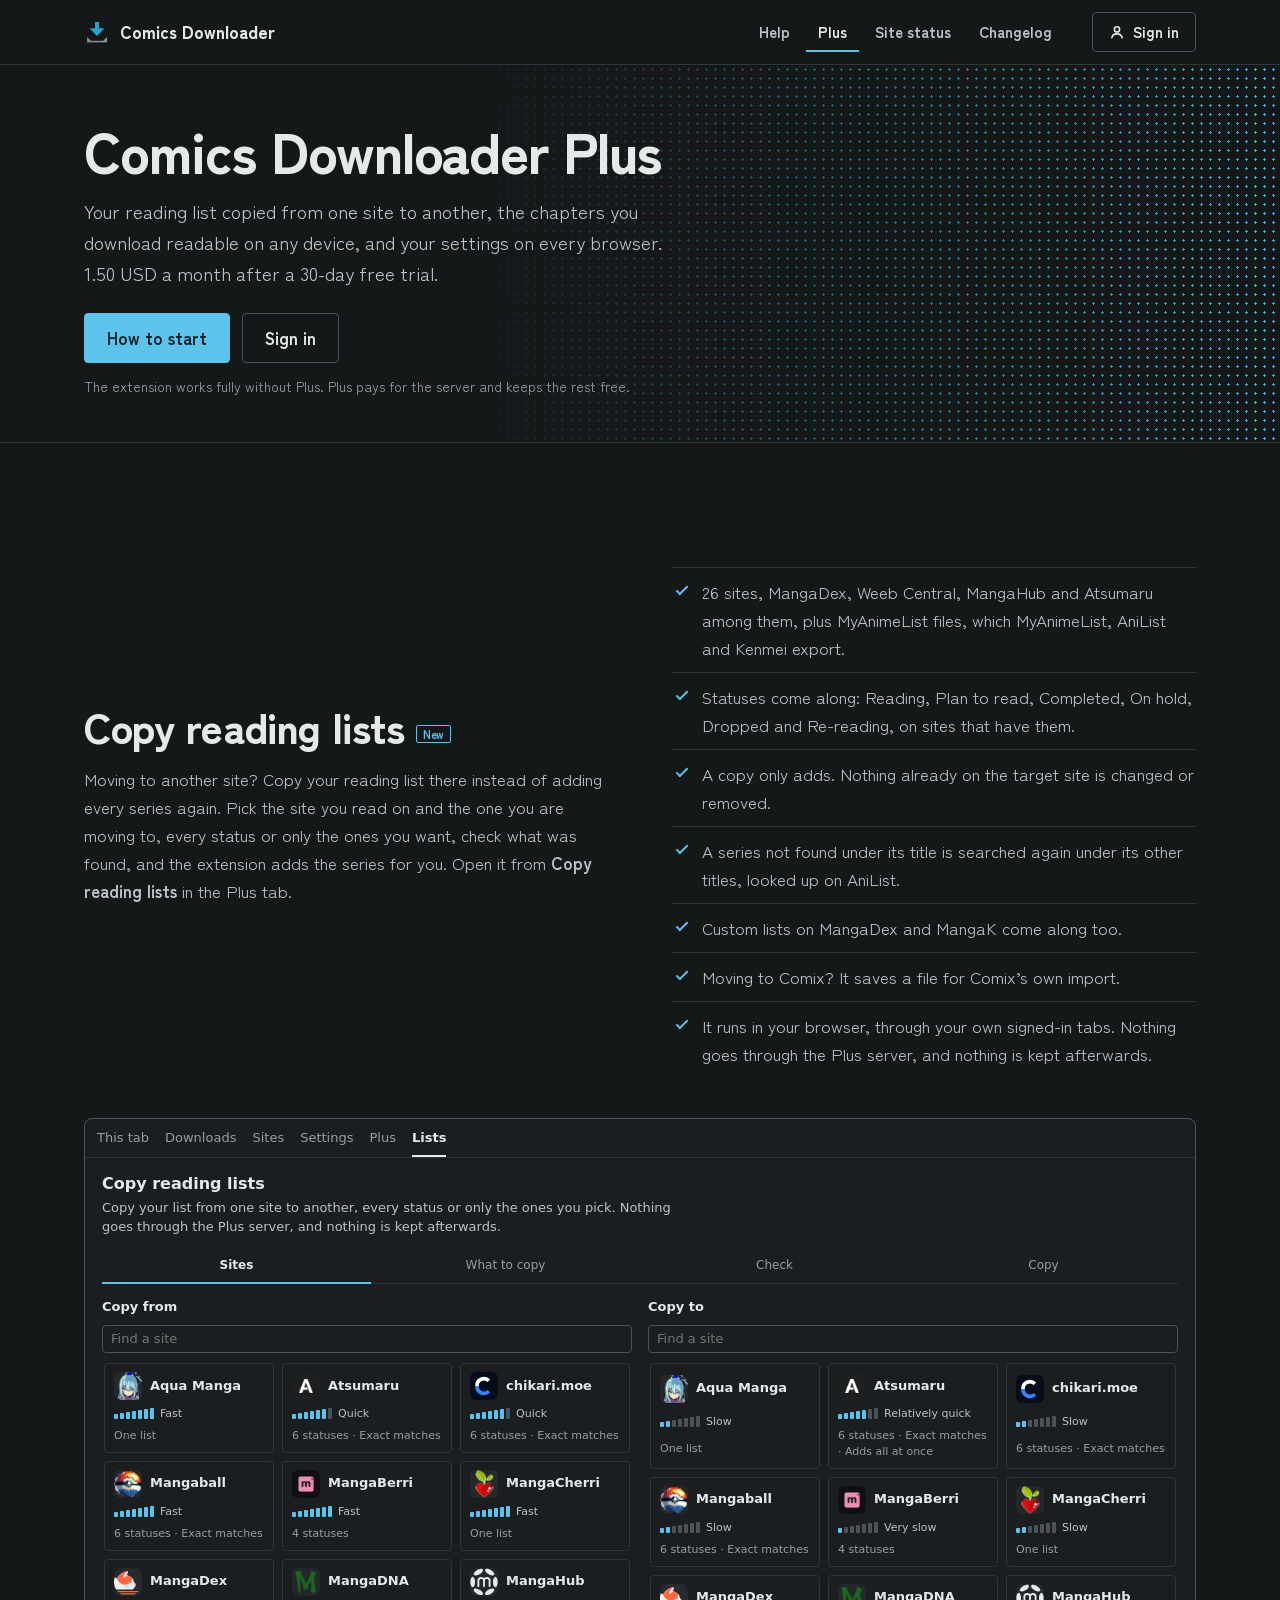
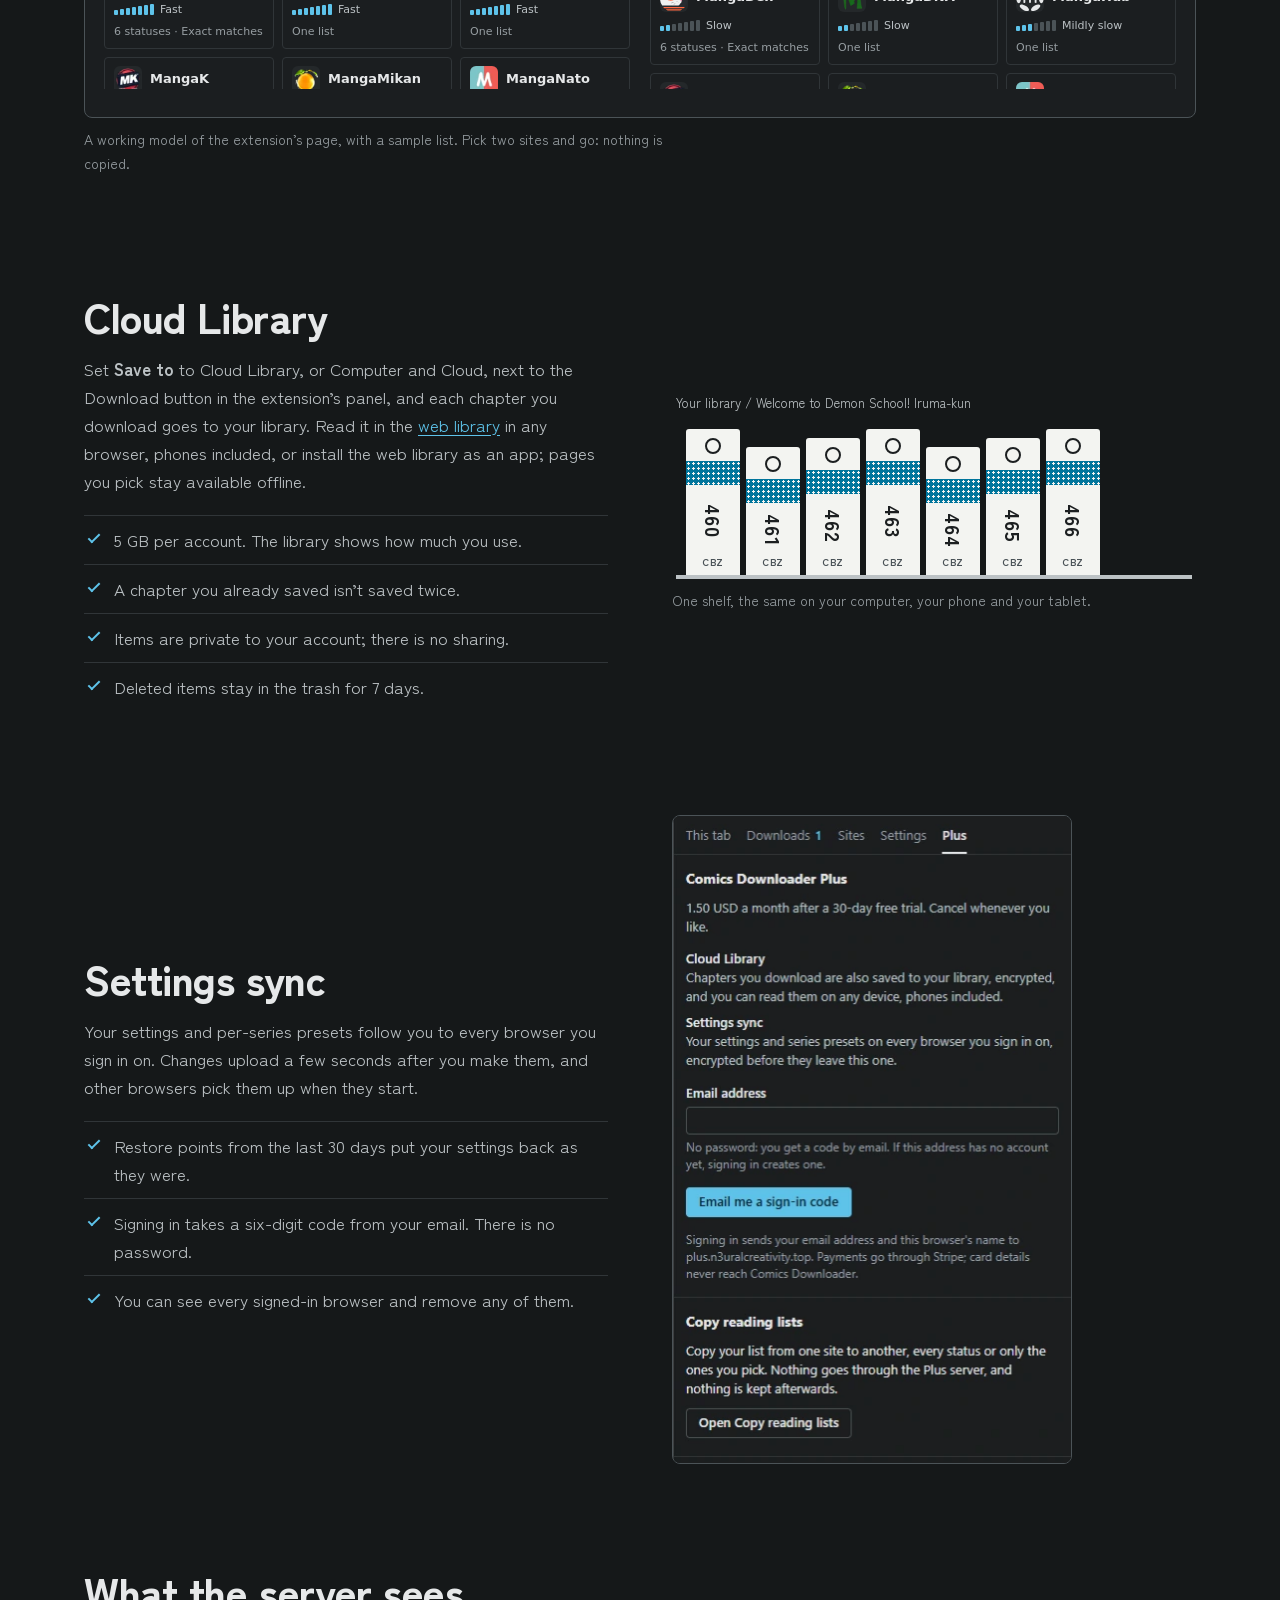
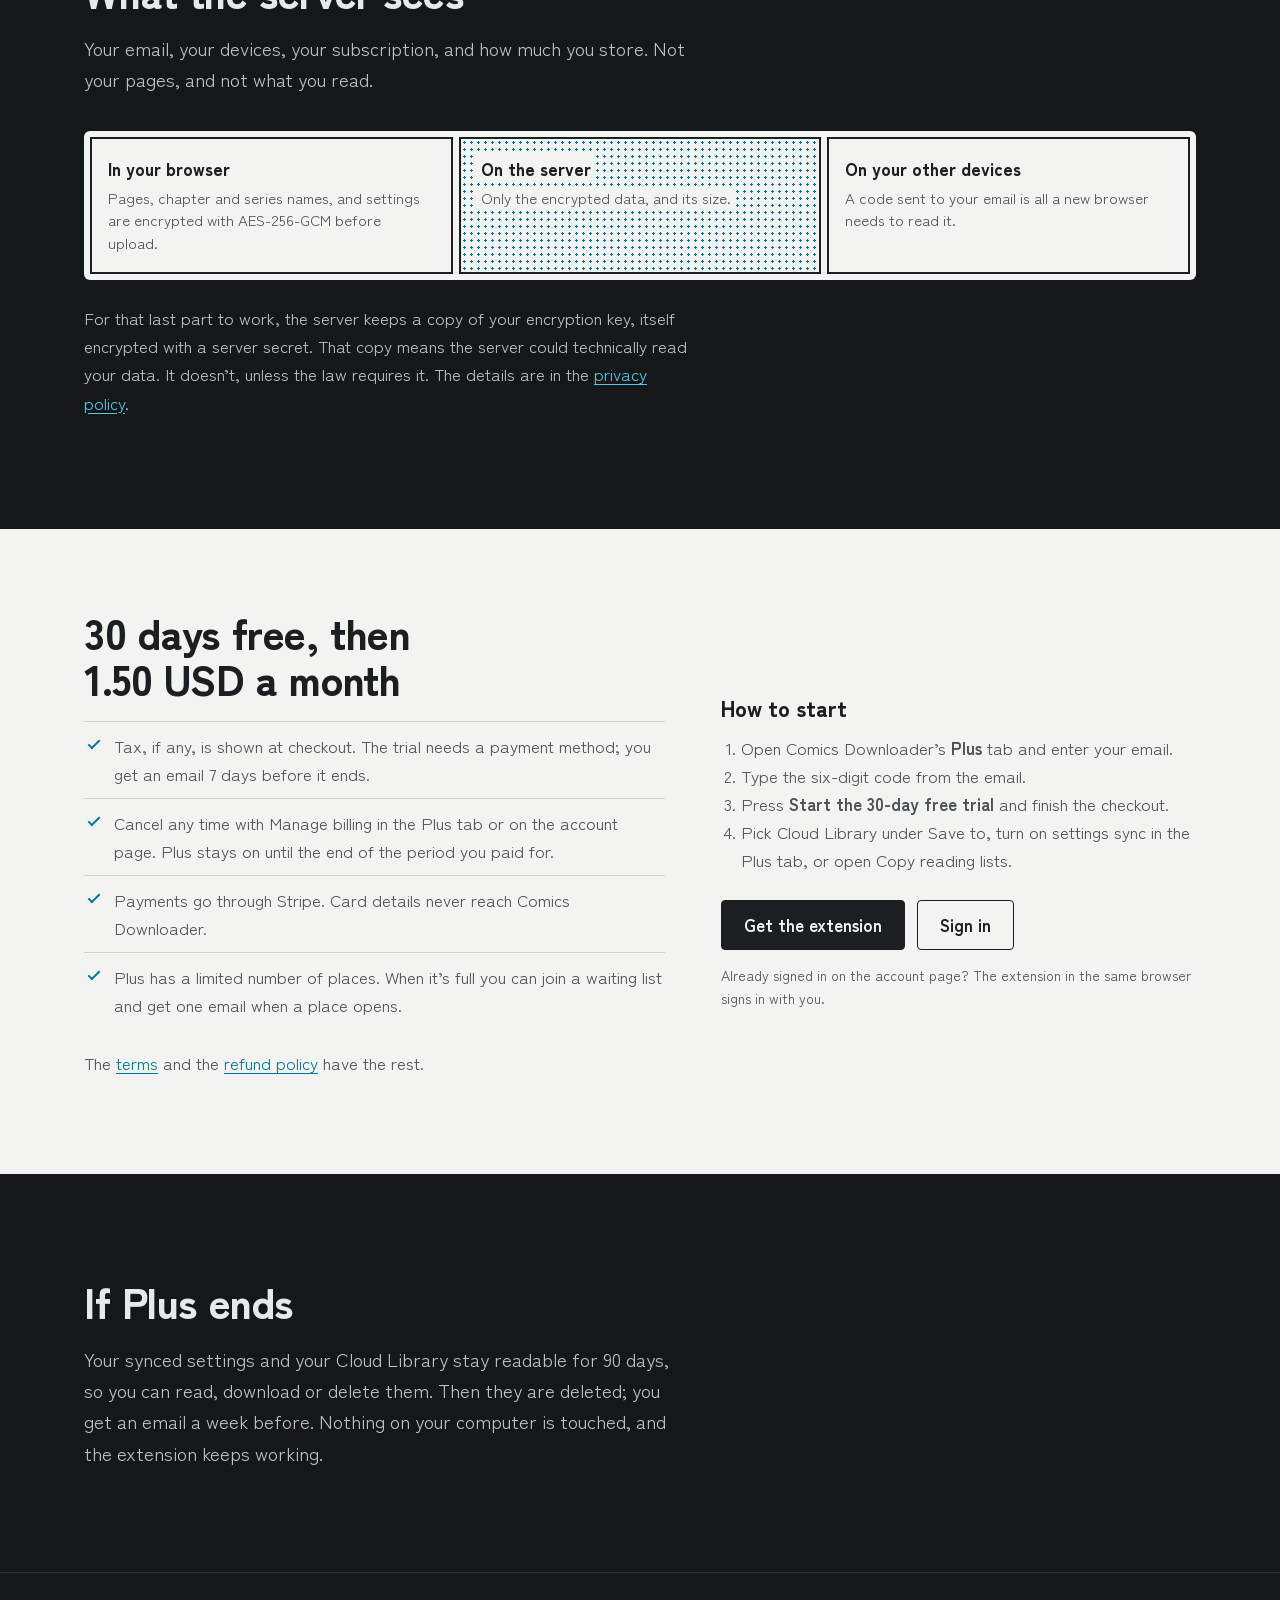
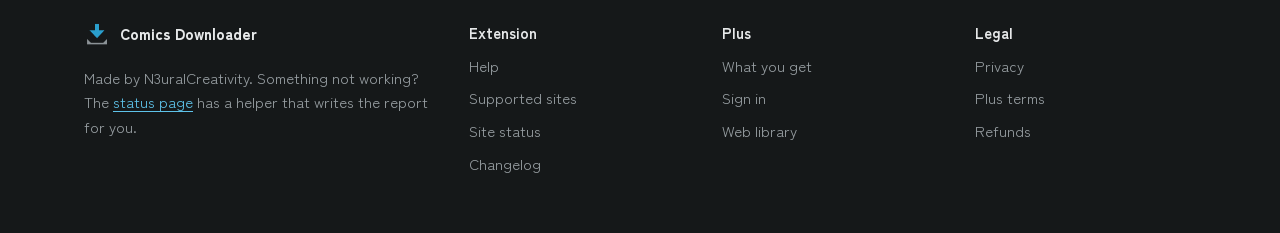
<file: docs/plus.html>
<!doctype html>
<html lang="en" data-theme="dark">
  <head>
    <meta charset="utf-8" />
    <meta name="viewport" content="width=device-width, initial-scale=1" />
    <title>Plus | Comics Downloader</title>
    <meta name="description" content="Comics Downloader Plus: copy your reading list from one site to another, a Cloud Library for the chapters you download, and your settings on every browser. 1.50 USD a month after a 30-day trial." />
    <meta name="color-scheme" content="dark" />
    <meta name="theme-color" content="#151819" />
    <link rel="canonical" href="https://n3uralcreativity.top/comics-downloader/plus.html" />
    <link rel="icon" type="image/png" href="assets/icon128.png" />
    <link rel="stylesheet" href="tokens.css?v=5.0.4" />
    <link rel="stylesheet" href="home.css?v=5.0.5" />
    <link rel="stylesheet" href="lists-demo.css?v=5.0.4" />
  </head>
  <body>
    <header class="top">
      <div class="top-in">
        <a class="brand" href="./"><img src="assets/icon48.png" alt="" width="26" height="26" />Comics Downloader</a>
        <nav aria-label="Site">
          <a href="Documentation.html">Help</a>
          <a href="plus.html" aria-current="page">Plus</a>
          <a href="https://status.n3uralcreativity.top">Site status</a>
          <a href="changelog.html">Changelog</a>
        </nav>
        <a class="signin" href="https://plus.n3uralcreativity.top/account?mode=login"><svg viewBox="0 0 16 16" fill="none" stroke="currentColor" stroke-width="1.6" stroke-linecap="round" aria-hidden="true"><circle cx="8" cy="5.4" r="2.6" /><path d="M2.8 13.6c.7-2.4 2.7-3.7 5.2-3.7s4.5 1.3 5.2 3.7" /></svg>Sign in</a>
      </div>
    </header>
    <div id="notices"></div>

    <div class="page-head">
      <div class="wrap">
        <h1>Comics Downloader Plus</h1>
        <p class="lede">
          Your reading list copied from one site to another, the chapters you download readable on any device, and your settings on every
          browser. 1.50 USD a month after a 30-day free trial.
        </p>
        <div class="install">
          <a class="button primary" href="#start">How to start</a>
          <a class="button" href="https://plus.n3uralcreativity.top/account?mode=login">Sign in</a>
        </div>
        <p class="small" style="margin: 12px 0 0">The extension works fully without Plus. Plus pays for the server and keeps the rest free.</p>
      </div>
    </div>

    <main>
      <section class="split" id="lists" aria-labelledby="lists-title">
        <div>
          <h2 id="lists-title">Copy reading lists <span class="tag new">New</span></h2>
          <p>
            Moving to another site? Copy your reading list there instead of adding every series again. Pick the site you read on and the one
            you are moving to, every status or only the ones you want, check what was found, and the extension adds the series for you.
            Open it from <strong>Copy reading lists</strong> in the Plus tab.
          </p>
        </div>
        <div>
          <ul class="ticks">
            <li>26 sites, MangaDex, Weeb Central, MangaHub and Atsumaru among them, plus MyAnimeList files, which MyAnimeList, AniList and Kenmei export.</li>
            <li>Statuses come along: Reading, Plan to read, Completed, On hold, Dropped and Re-reading, on sites that have them.</li>
            <li>A copy only adds. Nothing already on the target site is changed or removed.</li>
            <li>A series not found under its title is searched again under its other titles, looked up on AniList.</li>
            <li>Custom lists on MangaDex and MangaK come along too.</li>
            <li>Moving to Comix? It saves a file for Comix’s own import.</li>
            <li>It runs in your browser, through your own signed-in tabs. Nothing goes through the Plus server, and nothing is kept afterwards.</li>
          </ul>
        </div>
      </section>

      <section class="lists-model" aria-label="Try Copy reading lists">
        <div class="cd" id="copy-demo" role="group" aria-label="A working model of the extension's Copy reading lists page. Nothing is copied.">
          <nav class="nav" aria-hidden="true"><button type="button" tabindex="-1">This tab</button><button type="button" tabindex="-1">Downloads</button><button type="button" tabindex="-1">Sites</button><button type="button" tabindex="-1">Settings</button><button type="button" tabindex="-1">Plus</button><button type="button" tabindex="-1" aria-current="page">Lists</button></nav>
          <div class="view"><noscript><p class="help" style="padding: 14px">This working model needs JavaScript.</p></noscript></div>
        </div>
        <p class="small">A working model of the extension’s page, with a sample list. Pick two sites and go: nothing is copied.</p>
      </section>

      <section class="split" id="library" aria-labelledby="library-title">
        <div>
          <h2 id="library-title">Cloud Library</h2>
          <p>
            Set <strong>Save to</strong> to Cloud Library, or Computer and Cloud, next to the Download button in the extension’s panel, and each
            chapter you download goes to your library. Read it in the <a href="https://plus.n3uralcreativity.top/library/">web library</a> in
            any browser, phones included, or install the web library as an app; pages you pick stay available offline.
          </p>
          <ul class="ticks">
            <li>5 GB per account. The library shows how much you use.</li>
            <li>A chapter you already saved isn’t saved twice.</li>
            <li>Items are private to your account; there is no sharing.</li>
            <li>Deleted items stay in the trash for 7 days.</li>
          </ul>
        </div>
        <figure class="shot">
          <div class="demo-out">
            <p class="demo-path">Your library / Welcome to Demon School! Iruma-kun</p>
            <div class="shelf" aria-hidden="true">
              <div class="spine" style="--h: 146px"><i></i><b>460</b><small>CBZ</small></div>
              <div class="spine" style="--h: 128px"><i></i><b>461</b><small>CBZ</small></div>
              <div class="spine" style="--h: 137px"><i></i><b>462</b><small>CBZ</small></div>
              <div class="spine" style="--h: 146px"><i></i><b>463</b><small>CBZ</small></div>
              <div class="spine" style="--h: 128px"><i></i><b>464</b><small>CBZ</small></div>
              <div class="spine" style="--h: 137px"><i></i><b>465</b><small>CBZ</small></div>
              <div class="spine" style="--h: 146px"><i></i><b>466</b><small>CBZ</small></div>
            </div>
          </div>
          <figcaption>One shelf, the same on your computer, your phone and your tablet.</figcaption>
        </figure>
      </section>

      <section class="split flip" id="sync" aria-labelledby="sync-title">
        <figure class="shot">
          <img src="assets/v5-panel-plus.webp" width="400" height="650" loading="lazy" alt="The extension's Plus tab: the price, Cloud Library, settings sync, the email sign-in, and Copy reading lists." style="max-width: 400px" />
        </figure>
        <div>
          <h2 id="sync-title">Settings sync</h2>
          <p>
            Your settings and per-series presets follow you to every browser you sign in on. Changes upload a few seconds after you make
            them, and other browsers pick them up when they start.
          </p>
          <ul class="ticks">
            <li>Restore points from the last 30 days put your settings back as they were.</li>
            <li>Signing in takes a six-digit code from your email. There is no password.</li>
            <li>You can see every signed-in browser and remove any of them.</li>
          </ul>
        </div>
      </section>

      <section class="band" id="privacy" aria-labelledby="privacy-title">
        <h2 id="privacy-title">What the server sees</h2>
        <p class="lede">Your email, your devices, your subscription, and how much you store. Not your pages, and not what you read.</p>
        <div class="strip">
          <div><b>In your browser</b><span>Pages, chapter and series names, and settings are encrypted with AES-256-GCM before upload.</span></div>
          <div><b>On the server</b><span>Only the encrypted data, and its size.</span></div>
          <div><b>On your other devices</b><span>A code sent to your email is all a new browser needs to read it.</span></div>
        </div>
        <p style="margin-top: 24px; color: var(--ink-2)">
          For that last part to work, the server keeps a copy of your encryption key, itself encrypted with a server secret. That copy means
          the server could technically read your data. It doesn’t, unless the law requires it. The details are in the
          <a href="privacy.html">privacy policy</a>.
        </p>
      </section>
    </main>

    <section class="paper" id="price" aria-labelledby="price-title">
      <div class="paper-in">
        <div>
          <h2 id="price-title">30 days free, then 1.50 USD a month</h2>
          <ul class="ticks">
            <li>Tax, if any, is shown at checkout. The trial needs a payment method; you get an email 7 days before it ends.</li>
            <li>Cancel any time with Manage billing in the Plus tab or on the account page. Plus stays on until the end of the period you paid for.</li>
            <li>Payments go through Stripe. Card details never reach Comics Downloader.</li>
            <li>Plus has a limited number of places. When it’s full you can join a waiting list and get one email when a place opens.</li>
          </ul>
          <p style="margin-top: 20px">The <a href="terms.html">terms</a> and the <a href="refund.html">refund policy</a> have the rest.</p>
        </div>
        <div id="start">
          <h3 style="font-size: 1.375rem; font-weight: 900; margin-bottom: 12px">How to start</h3>
          <ol style="margin: 0; padding-left: 1.25rem">
            <li>Open Comics Downloader’s <strong>Plus</strong> tab and enter your email.</li>
            <li>Type the six-digit code from the email.</li>
            <li>Press <strong>Start the 30-day free trial</strong> and finish the checkout.</li>
            <li>Pick Cloud Library under Save to, turn on settings sync in the Plus tab, or open Copy reading lists.</li>
          </ol>
          <div class="install">
            <a class="button primary" href="./#hero-title">Get the extension</a>
            <a class="button" href="https://plus.n3uralcreativity.top/account?mode=login">Sign in</a>
          </div>
          <p class="small" style="margin: 14px 0 0; color: var(--sheet-ink-2)">Already signed in on the account page? The extension in the same browser signs in with you.</p>
        </div>
      </div>
    </section>

    <main>
      <section class="band" id="after" aria-labelledby="after-title">
        <h2 id="after-title">If Plus ends</h2>
        <p class="lede">
          Your synced settings and your Cloud Library stay readable for 90 days, so you can read, download or delete them. Then they are
          deleted; you get an email a week before. Nothing on your computer is touched, and the extension keeps working.
        </p>
      </section>
    </main>

    <footer class="bottom">
      <div class="bottom-in">
        <div>
          <a class="brand" href="./"><img src="assets/icon48.png" alt="" width="26" height="26" />Comics Downloader</a>
          <p>Made by N3uralCreativity. Something not working? The <a href="https://status.n3uralcreativity.top">status page</a> has a helper that writes the report for you.</p>
        </div>
        <nav aria-label="Extension">
          <b>Extension</b>
          <a href="Documentation.html">Help</a>
          <a href="./#sites">Supported sites</a>
          <a href="https://status.n3uralcreativity.top">Site status</a>
          <a href="changelog.html">Changelog</a>
        </nav>
        <nav aria-label="Plus">
          <b>Plus</b>
          <a href="plus.html">What you get</a>
          <a href="https://plus.n3uralcreativity.top/account?mode=login">Sign in</a>
          <a href="https://plus.n3uralcreativity.top/library/">Web library</a>
        </nav>
        <nav aria-label="Legal">
          <b>Legal</b>
          <a href="privacy.html">Privacy</a>
          <a href="terms.html">Plus terms</a>
          <a href="refund.html">Refunds</a>
        </nav>
      </div>
    </footer>
    <script src="site.js?v=5.0.4" defer></script>
    <script src="lists-demo.js?v=5.0.5" defer></script>
  </body>
</html>
</file>
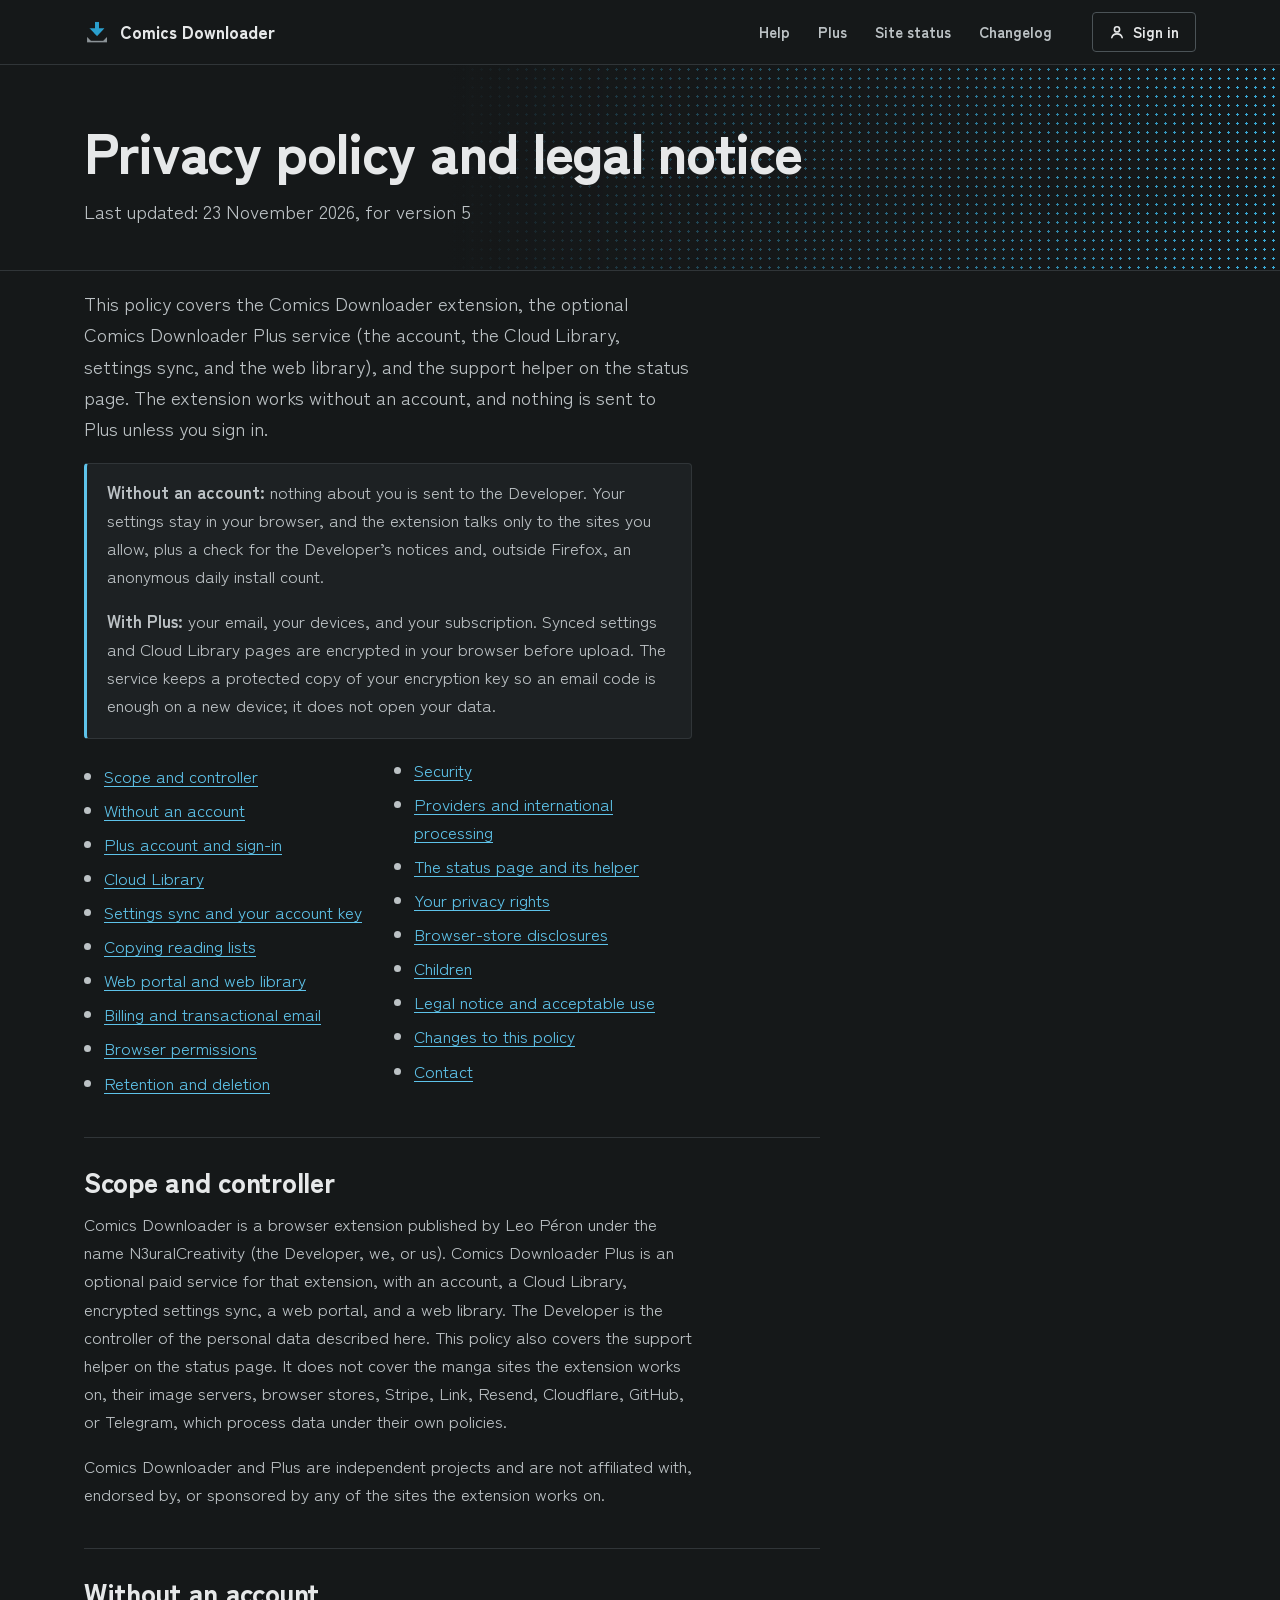
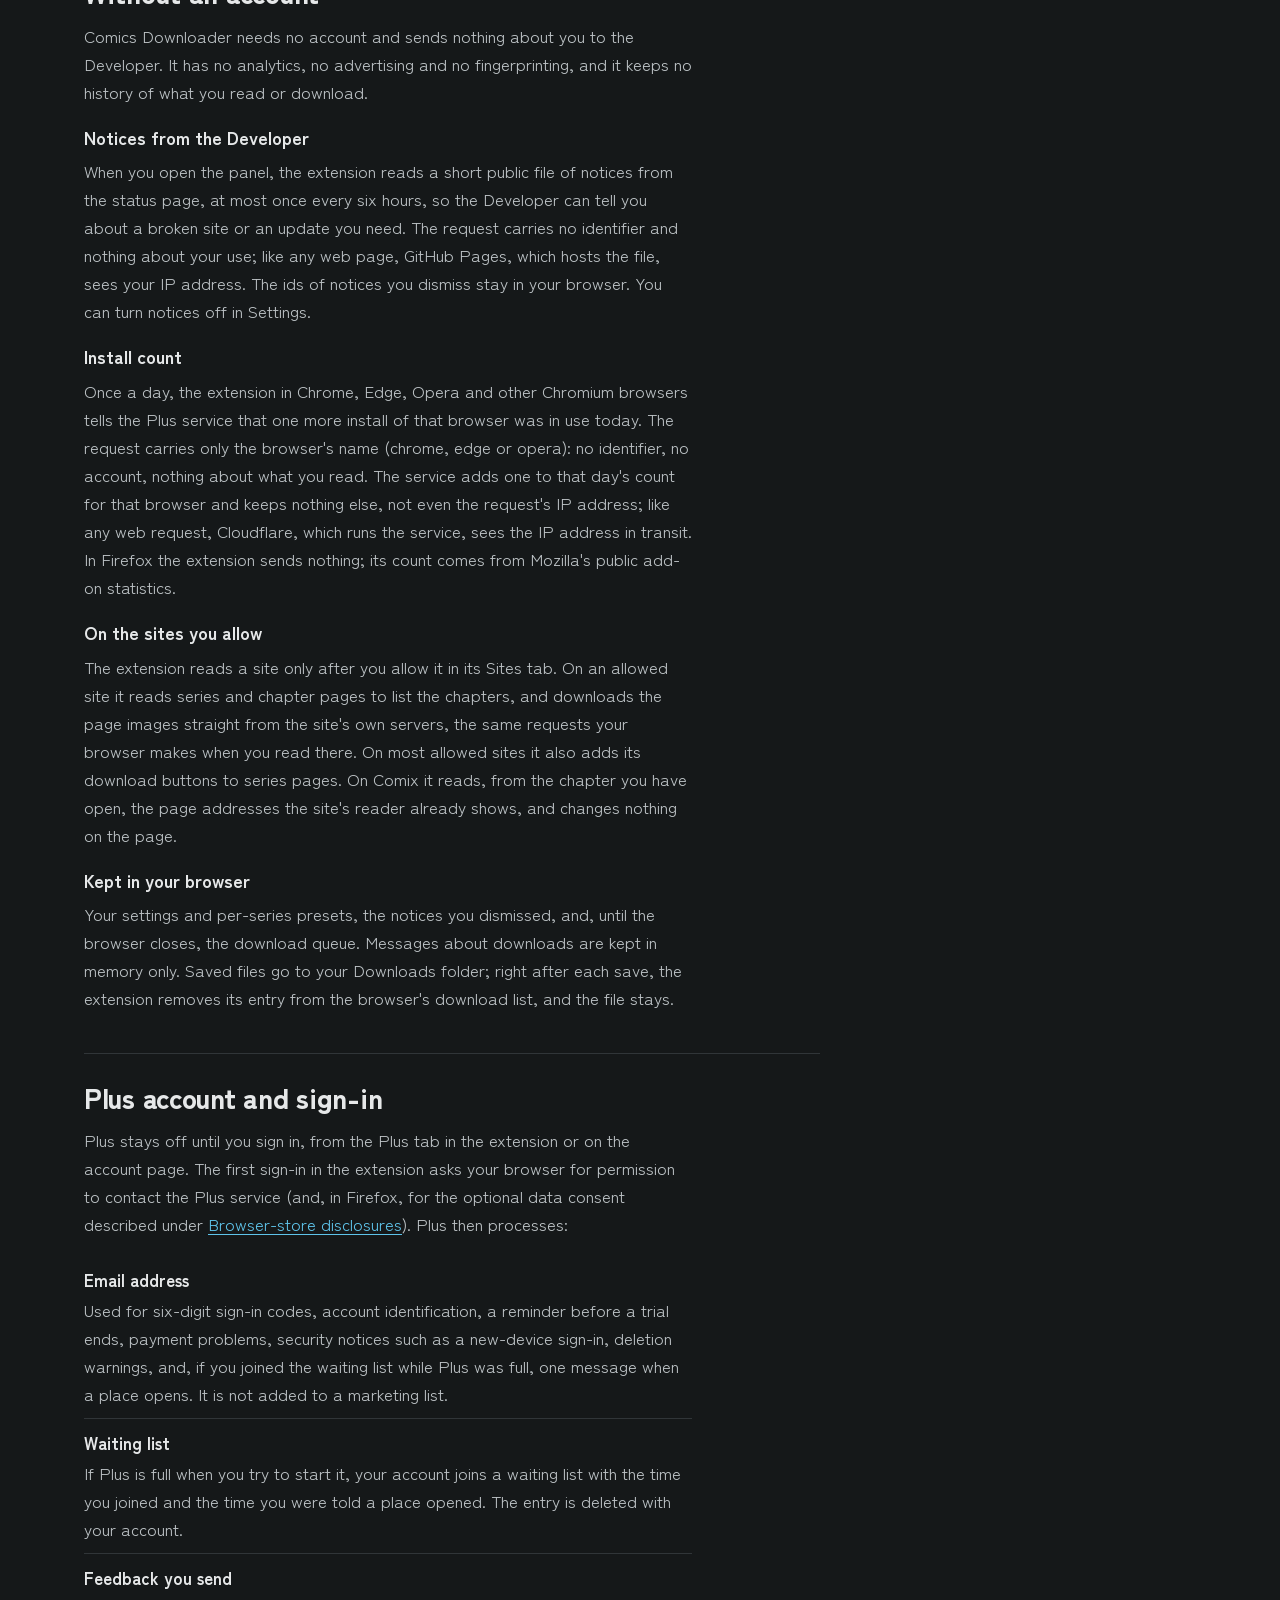
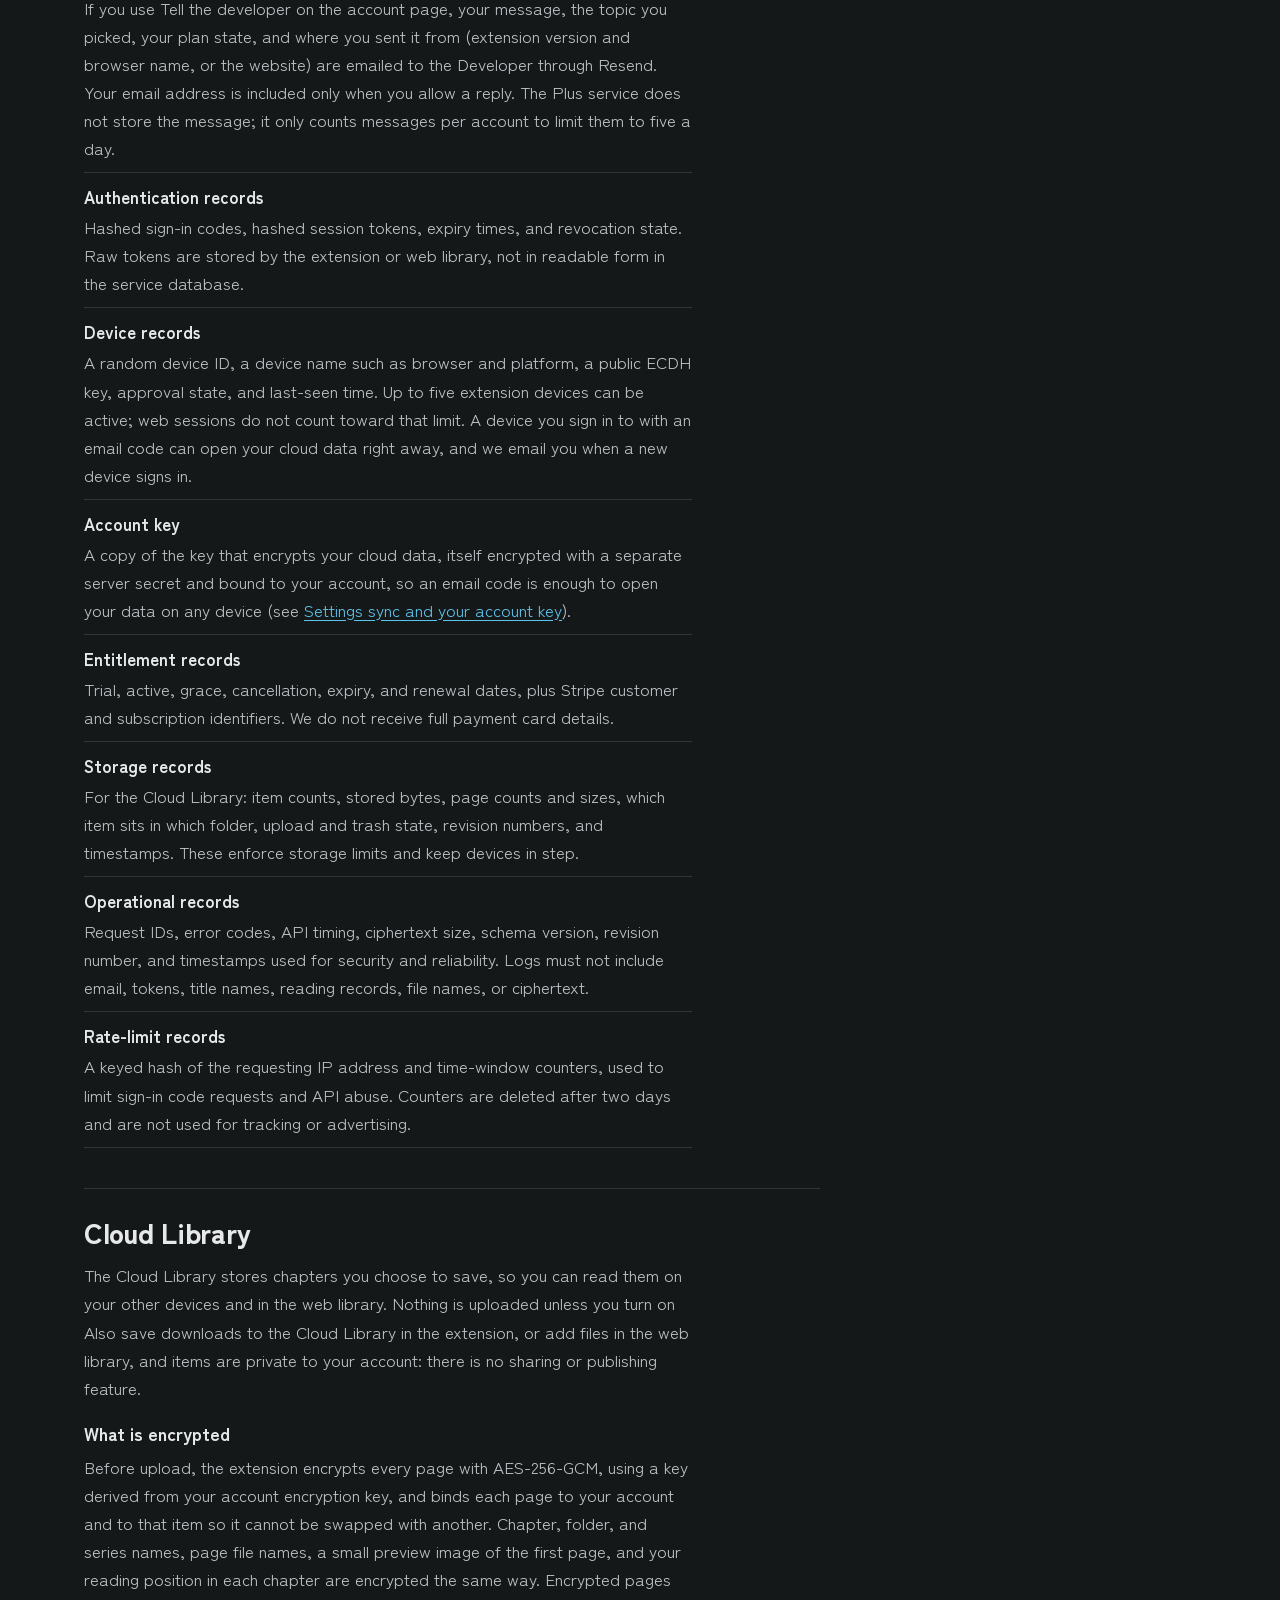
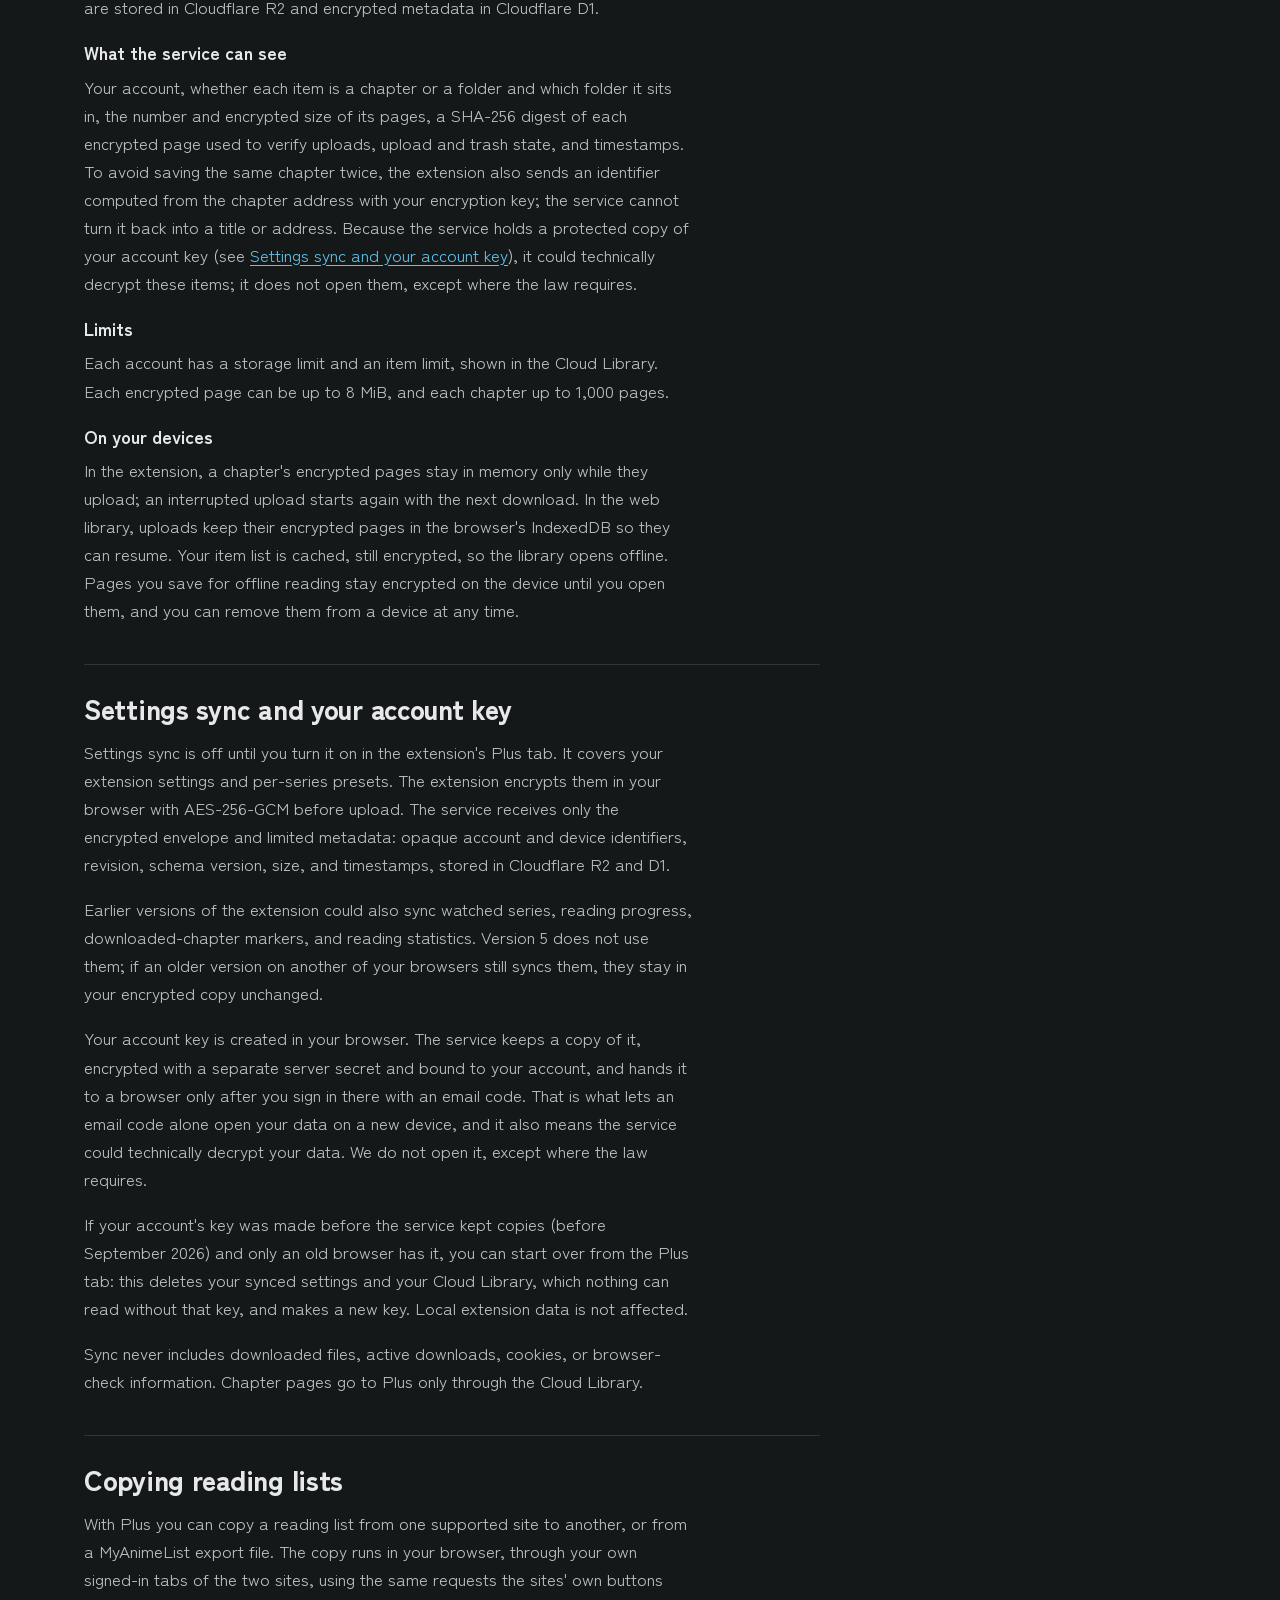
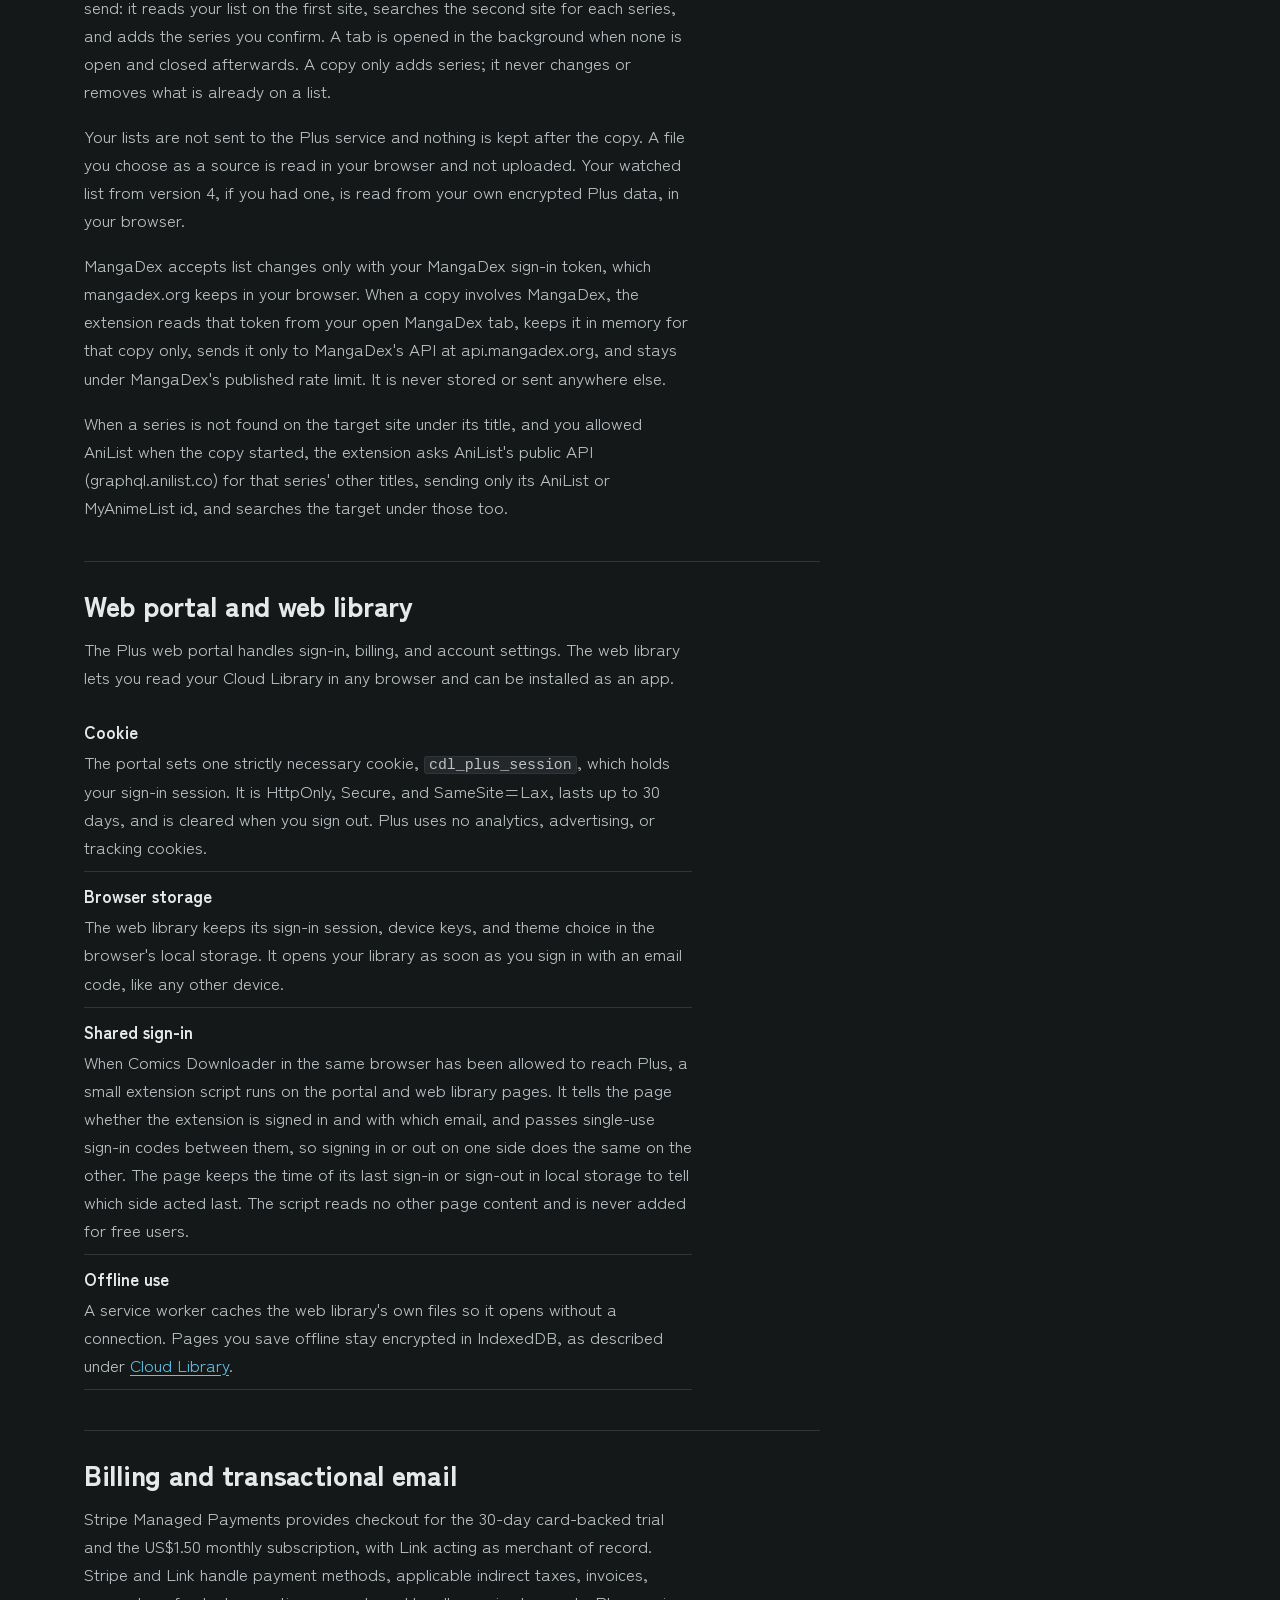
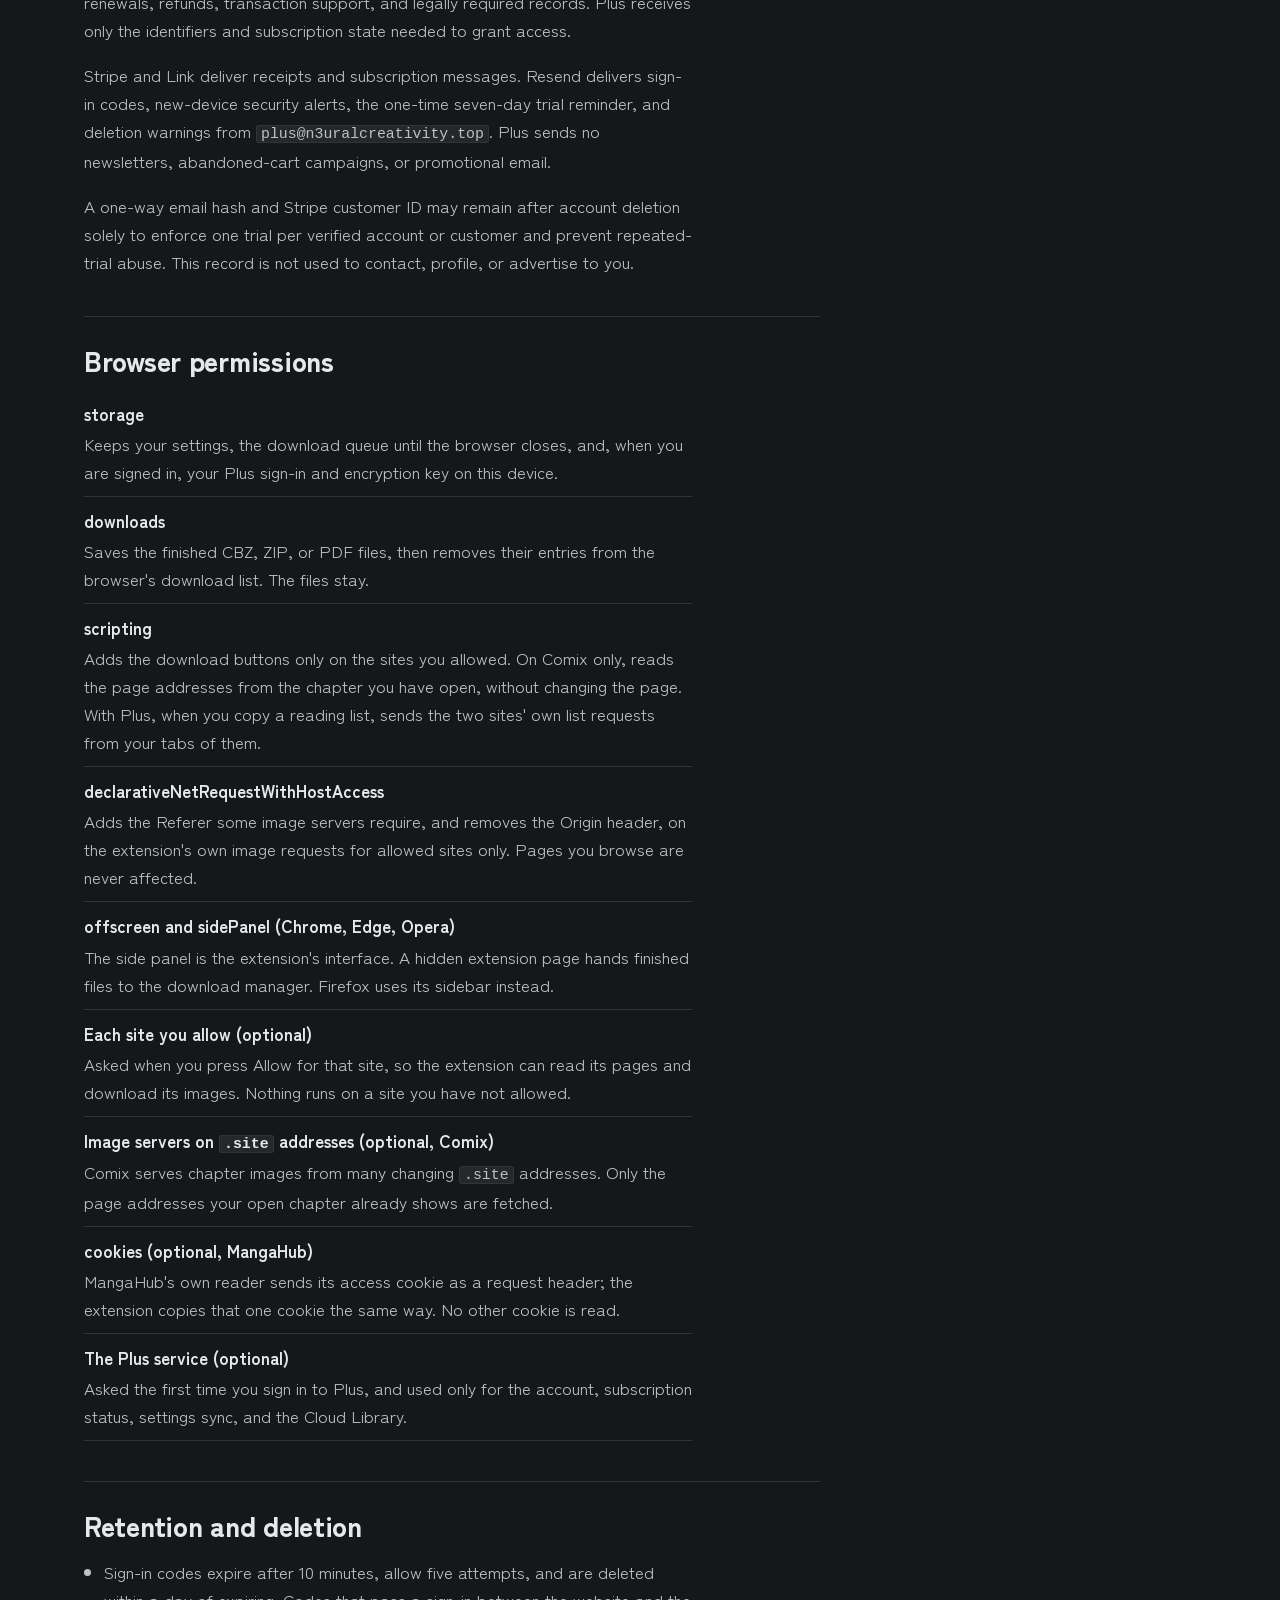
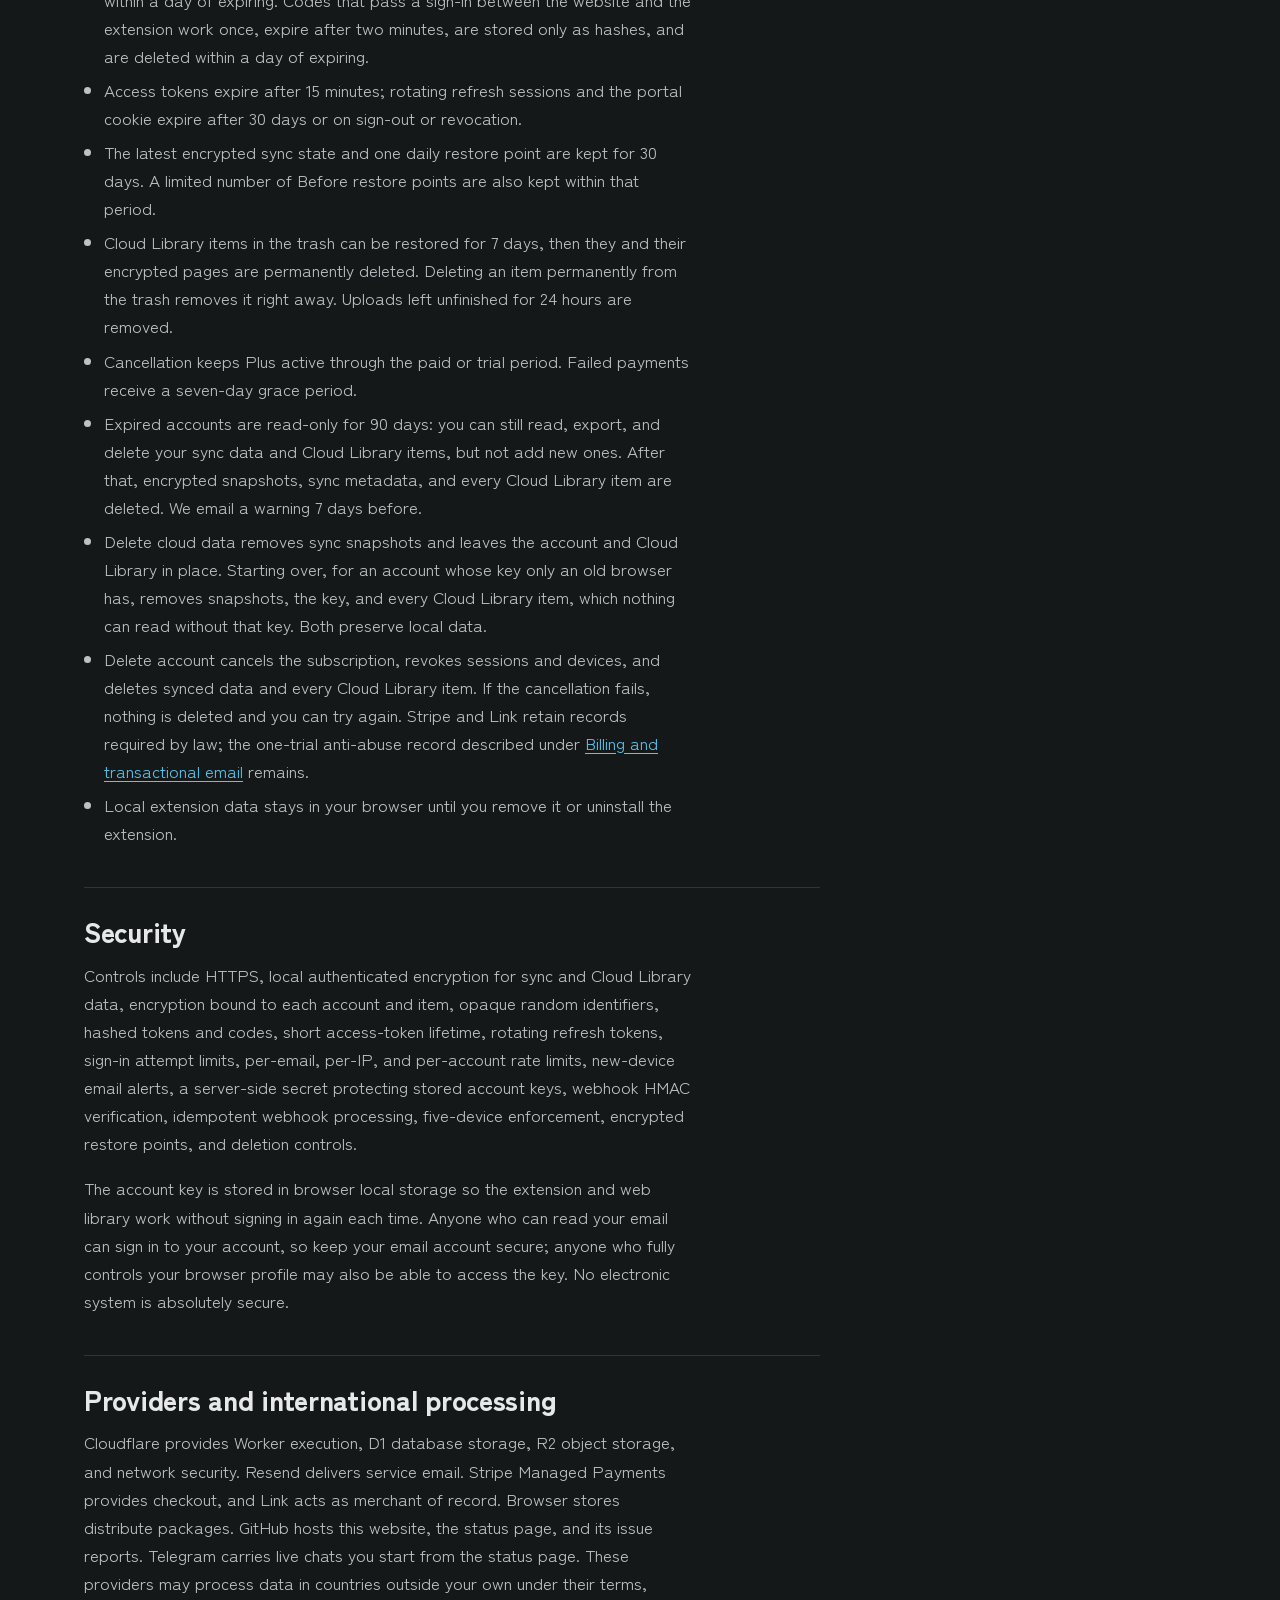
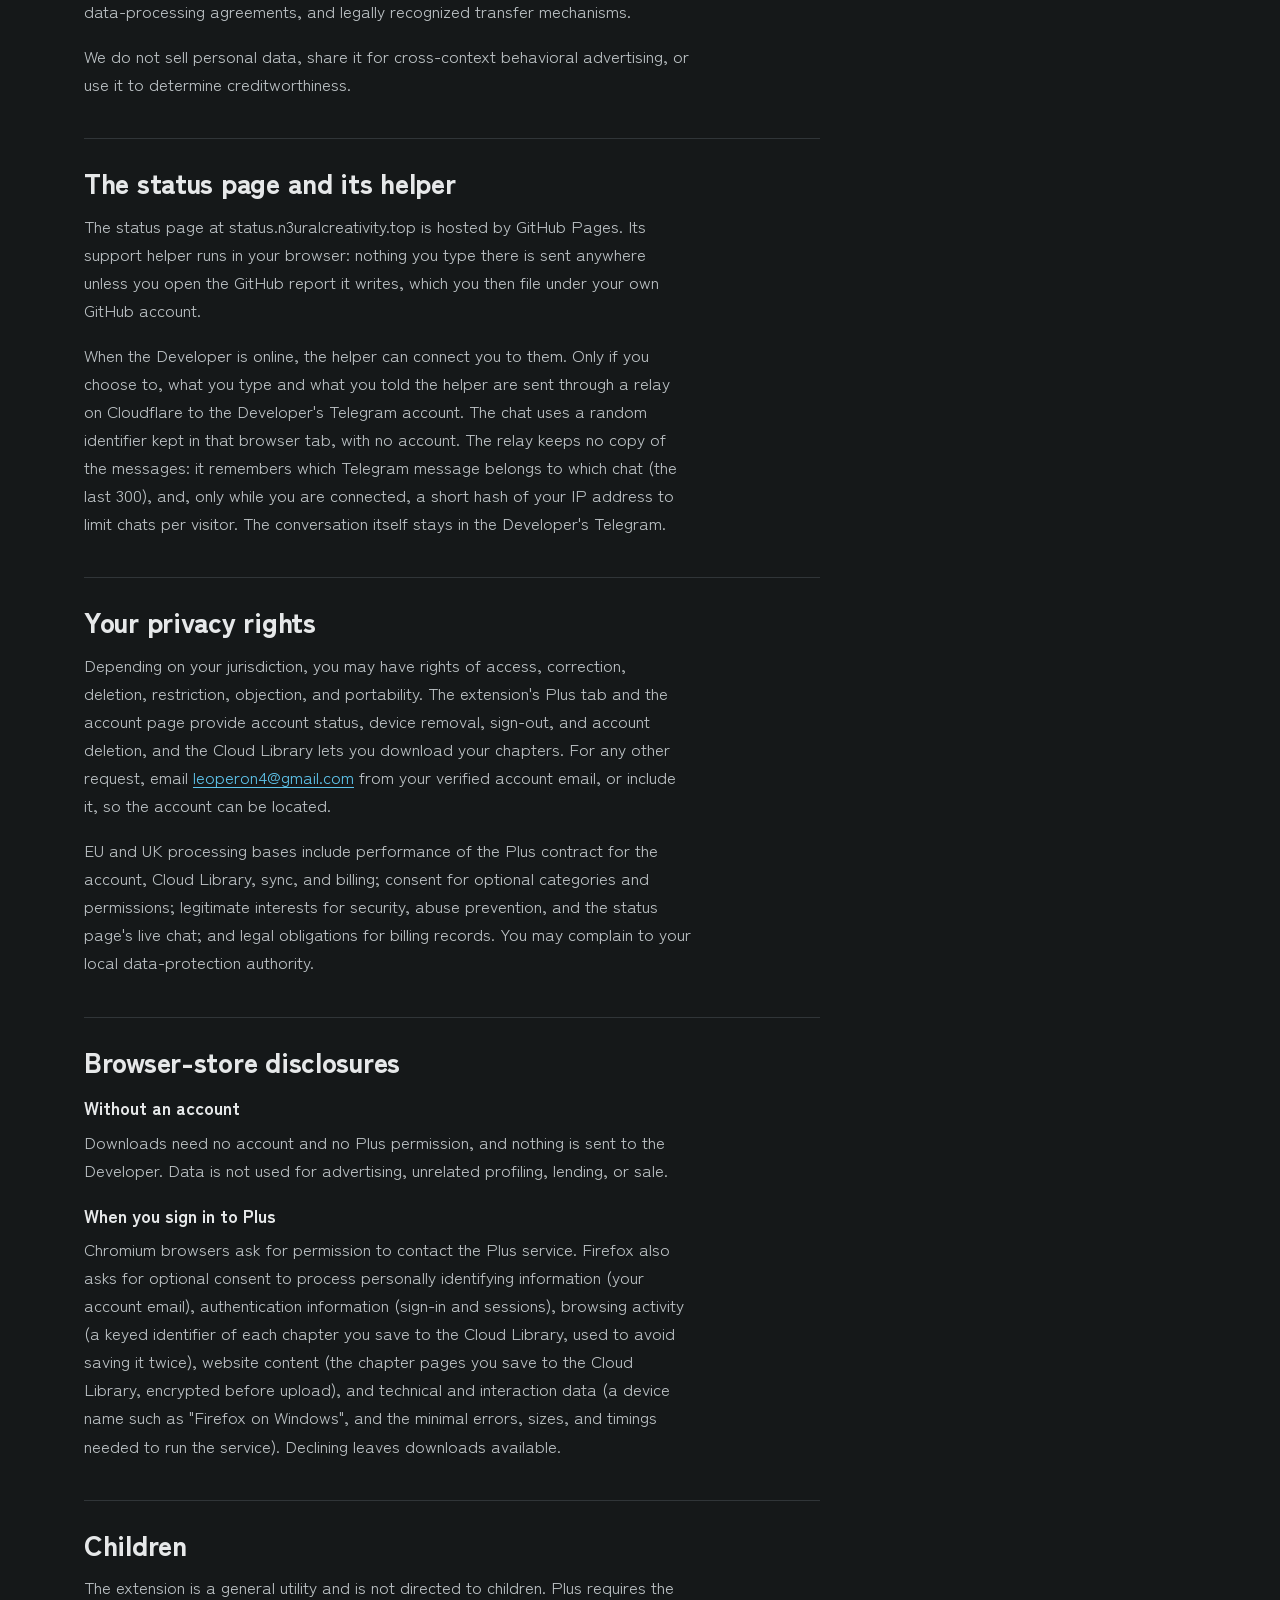
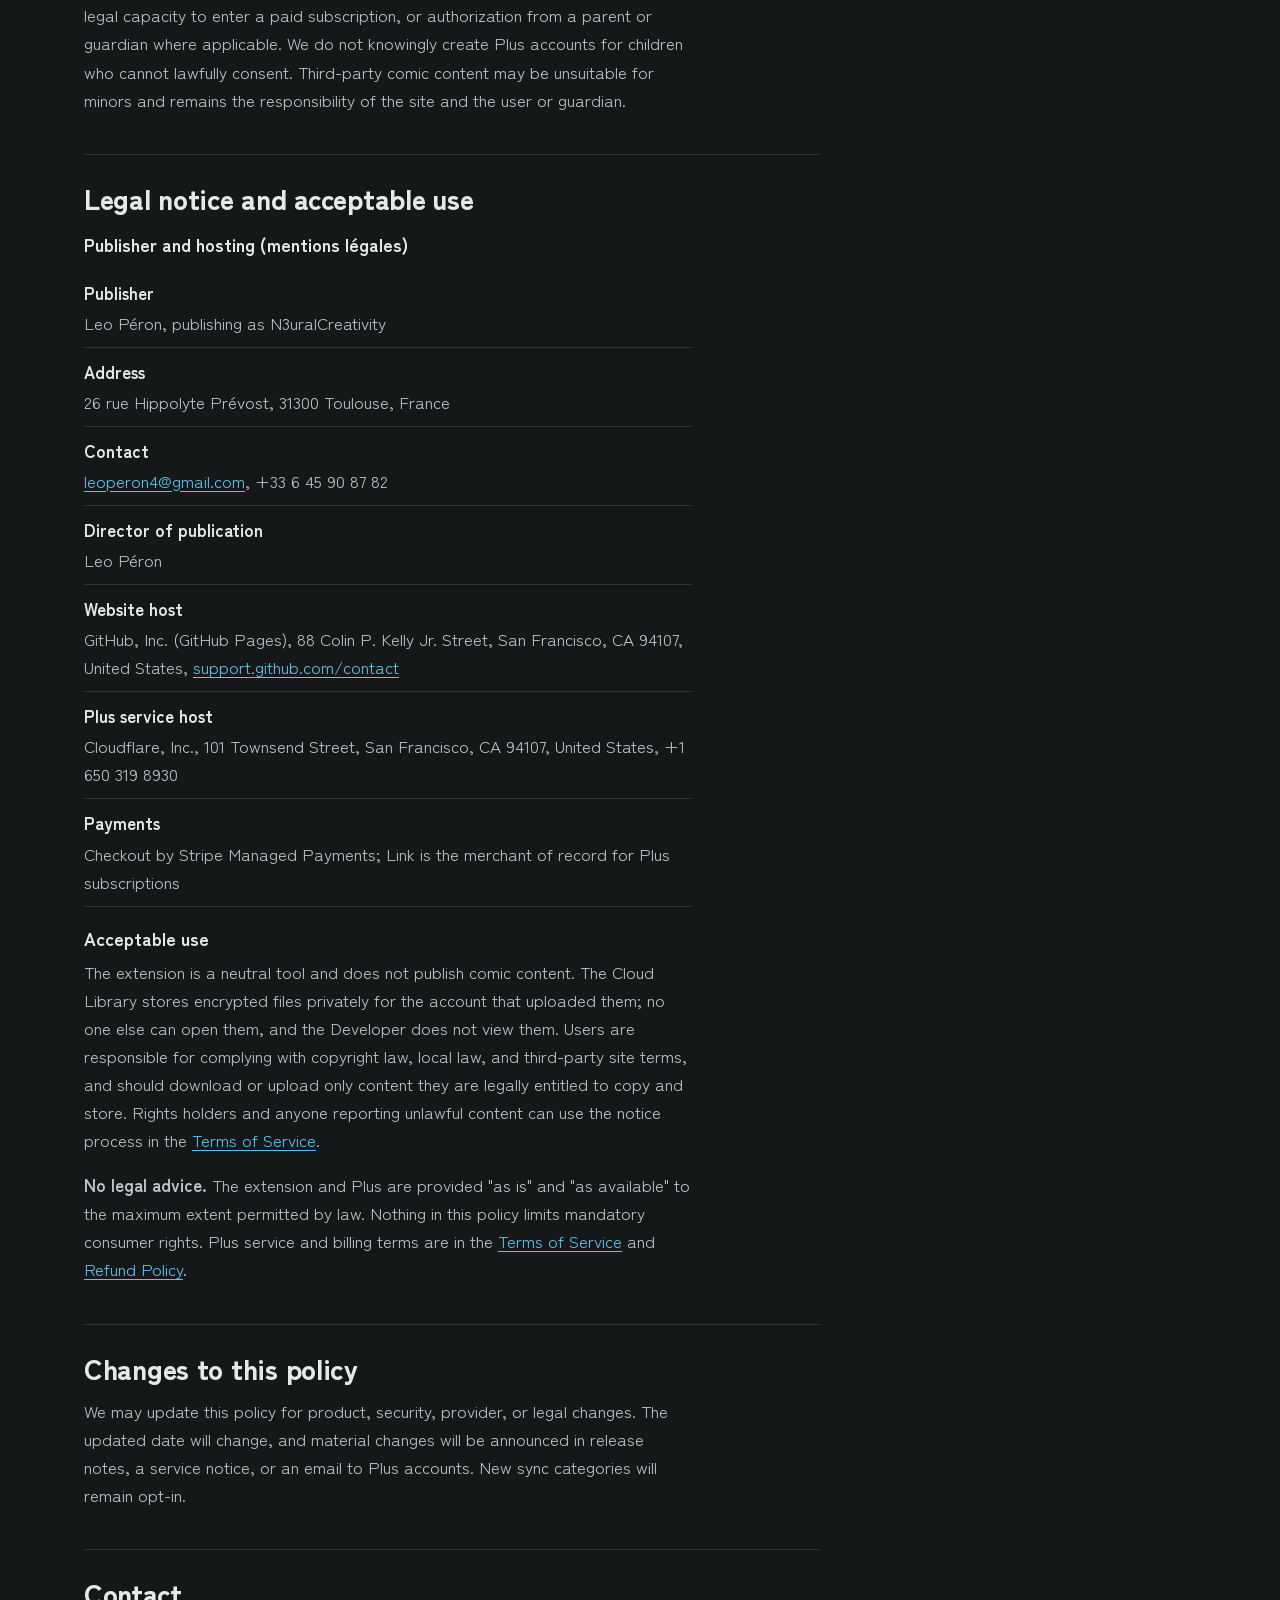
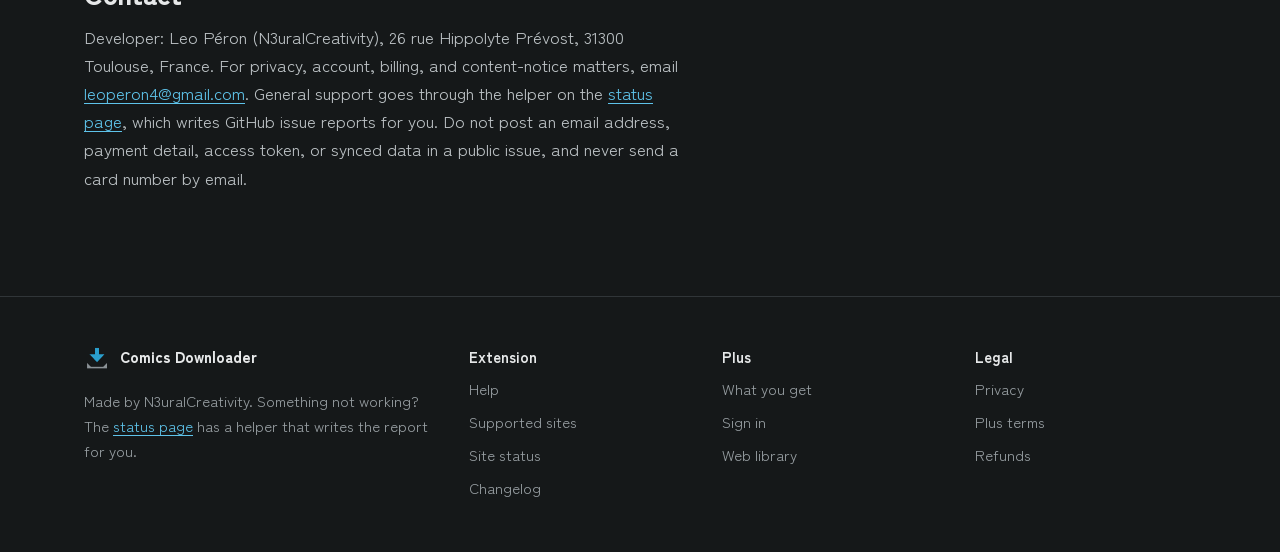
<file: docs/privacy.html>
<!doctype html>
<html lang="en" data-theme="dark">
  <head>
    <meta charset="utf-8" />
    <meta name="viewport" content="width=device-width, initial-scale=1" />
    <title>Privacy and legal notice | Comics Downloader</title>
    <meta name="description" content="What Comics Downloader and Comics Downloader Plus do with your data, and who publishes them." />
    <meta name="color-scheme" content="dark" />
    <meta name="theme-color" content="#151819" />
    <link rel="canonical" href="https://n3uralcreativity.top/comics-downloader/privacy.html" />
    <link rel="icon" type="image/png" href="assets/icon128.png" />
    <link rel="stylesheet" href="tokens.css?v=5.0.4" />
    <link rel="stylesheet" href="home.css?v=5.0.5" />
  </head>
  <body>
    <header class="top">
      <div class="top-in">
        <a class="brand" href="./"><img src="assets/icon48.png" alt="" width="26" height="26" />Comics Downloader</a>
        <nav aria-label="Site">
          <a href="Documentation.html">Help</a>
          <a href="plus.html">Plus</a>
          <a href="https://status.n3uralcreativity.top">Site status</a>
          <a href="changelog.html">Changelog</a>
        </nav>
        <a class="signin" href="https://plus.n3uralcreativity.top/account?mode=login"><svg viewBox="0 0 16 16" fill="none" stroke="currentColor" stroke-width="1.6" stroke-linecap="round" aria-hidden="true"><circle cx="8" cy="5.4" r="2.6" /><path d="M2.8 13.6c.7-2.4 2.7-3.7 5.2-3.7s4.5 1.3 5.2 3.7" /></svg>Sign in</a>
      </div>
    </header>
    <div id="notices"></div>

    <div class="page-head">
      <div class="wrap">
        <h1>Privacy policy and legal notice</h1>
        <p class="lede">Last updated: 23 November 2026, for version 5</p>
      </div>
    </div>

    <main>
      <article class="doc">
        <p class="lede">This policy covers the Comics Downloader extension, the optional Comics Downloader Plus service (the account, the Cloud Library, settings sync, and the web library), and the support helper on the status page. The extension works without an account, and nothing is sent to Plus unless you sign in.</p>
        <div class="summary"><p><strong>Without an account:</strong> nothing about you is sent to the Developer. Your settings stay in your browser, and the extension talks only to the sites you allow, plus a check for the Developer’s notices and, outside Firefox, an anonymous daily install count.</p><p><strong>With Plus:</strong> your email, your devices, and your subscription. Synced settings and Cloud Library pages are encrypted in your browser before upload. The service keeps a protected copy of your encryption key so an email code is enough on a new device; it does not open your data.</p></div>
        <nav aria-label="On this page"><ul class="toc"><li><a href="#scope">Scope and controller</a></li><li><a href="#free">Without an account</a></li><li><a href="#plus">Plus account and sign-in</a></li><li><a href="#cloud">Cloud Library</a></li><li><a href="#sync">Settings sync and your account key</a></li><li><a href="#lists">Copying reading lists</a></li><li><a href="#web">Web portal and web library</a></li><li><a href="#billing">Billing and transactional email</a></li><li><a href="#permissions">Browser permissions</a></li><li><a href="#retention">Retention and deletion</a></li><li><a href="#security">Security</a></li><li><a href="#providers">Providers and international processing</a></li><li><a href="#helper">The status page and its helper</a></li><li><a href="#rights">Your privacy rights</a></li><li><a href="#stores">Browser-store disclosures</a></li><li><a href="#children">Children</a></li><li><a href="#legal">Legal notice and acceptable use</a></li><li><a href="#changes">Changes to this policy</a></li><li><a href="#contact">Contact</a></li></ul></nav>
        <section id="scope"><h2>Scope and controller</h2><p>Comics Downloader is a browser extension published by Leo Péron under the name N3uralCreativity (the Developer, we, or us). Comics Downloader Plus is an optional paid service for that extension, with an account, a Cloud Library, encrypted settings sync, a web portal, and a web library. The Developer is the controller of the personal data described here. This policy also covers the support helper on the status page. It does not cover the manga sites the extension works on, their image servers, browser stores, Stripe, Link, Resend, Cloudflare, GitHub, or Telegram, which process data under their own policies.</p><p>Comics Downloader and Plus are independent projects and are not affiliated with, endorsed by, or sponsored by any of the sites the extension works on.</p></section>
        <section id="free"><h2>Without an account</h2><p>Comics Downloader needs no account and sends nothing about you to the Developer. It has no analytics, no advertising and no fingerprinting, and it keeps no history of what you read or download.</p><h3>Notices from the Developer</h3><p>When you open the panel, the extension reads a short public file of notices from the status page, at most once every six hours, so the Developer can tell you about a broken site or an update you need. The request carries no identifier and nothing about your use; like any web page, GitHub Pages, which hosts the file, sees your IP address. The ids of notices you dismiss stay in your browser. You can turn notices off in Settings.</p><h3>Install count</h3><p>Once a day, the extension in Chrome, Edge, Opera and other Chromium browsers tells the Plus service that one more install of that browser was in use today. The request carries only the browser's name (chrome, edge or opera): no identifier, no account, nothing about what you read. The service adds one to that day's count for that browser and keeps nothing else, not even the request's IP address; like any web request, Cloudflare, which runs the service, sees the IP address in transit. In Firefox the extension sends nothing; its count comes from Mozilla's public add-on statistics.</p><h3>On the sites you allow</h3><p>The extension reads a site only after you allow it in its Sites tab. On an allowed site it reads series and chapter pages to list the chapters, and downloads the page images straight from the site's own servers, the same requests your browser makes when you read there. On most allowed sites it also adds its download buttons to series pages. On Comix it reads, from the chapter you have open, the page addresses the site's reader already shows, and changes nothing on the page.</p><h3>Kept in your browser</h3><p>Your settings and per-series presets, the notices you dismissed, and, until the browser closes, the download queue. Messages about downloads are kept in memory only. Saved files go to your Downloads folder; right after each save, the extension removes its entry from the browser's download list, and the file stays.</p></section>
        <section id="plus"><h2>Plus account and sign-in</h2><p>Plus stays off until you sign in, from the Plus tab in the extension or on the account page. The first sign-in in the extension asks your browser for permission to contact the Plus service (and, in Firefox, for the optional data consent described under <a href="#stores">Browser-store disclosures</a>). Plus then processes:</p><dl class="dl">
      <div><dt>Email address</dt><dd>Used for six-digit sign-in codes, account identification, a reminder before a trial ends, payment problems, security notices such as a new-device sign-in, deletion warnings, and, if you joined the waiting list while Plus was full, one message when a place opens. It is not added to a marketing list.</dd></div>
      <div><dt>Waiting list</dt><dd>If Plus is full when you try to start it, your account joins a waiting list with the time you joined and the time you were told a place opened. The entry is deleted with your account.</dd></div>
      <div><dt>Feedback you send</dt><dd>If you use Tell the developer on the account page, your message, the topic you picked, your plan state, and where you sent it from (extension version and browser name, or the website) are emailed to the Developer through Resend. Your email address is included only when you allow a reply. The Plus service does not store the message; it only counts messages per account to limit them to five a day.</dd></div>
      <div><dt>Authentication records</dt><dd>Hashed sign-in codes, hashed session tokens, expiry times, and revocation state. Raw tokens are stored by the extension or web library, not in readable form in the service database.</dd></div>
      <div><dt>Device records</dt><dd>A random device ID, a device name such as browser and platform, a public ECDH key, approval state, and last-seen time. Up to five extension devices can be active; web sessions do not count toward that limit. A device you sign in to with an email code can open your cloud data right away, and we email you when a new device signs in.</dd></div>
      <div><dt>Account key</dt><dd>A copy of the key that encrypts your cloud data, itself encrypted with a separate server secret and bound to your account, so an email code is enough to open your data on any device (see <a href="#sync">Settings sync and your account key</a>).</dd></div>
      <div><dt>Entitlement records</dt><dd>Trial, active, grace, cancellation, expiry, and renewal dates, plus Stripe customer and subscription identifiers. We do not receive full payment card details.</dd></div>
      <div><dt>Storage records</dt><dd>For the Cloud Library: item counts, stored bytes, page counts and sizes, which item sits in which folder, upload and trash state, revision numbers, and timestamps. These enforce storage limits and keep devices in step.</dd></div>
      <div><dt>Operational records</dt><dd>Request IDs, error codes, API timing, ciphertext size, schema version, revision number, and timestamps used for security and reliability. Logs must not include email, tokens, title names, reading records, file names, or ciphertext.</dd></div>
      <div><dt>Rate-limit records</dt><dd>A keyed hash of the requesting IP address and time-window counters, used to limit sign-in code requests and API abuse. Counters are deleted after two days and are not used for tracking or advertising.</dd></div>
    </dl></section>
        <section id="cloud"><h2>Cloud Library</h2><p>The Cloud Library stores chapters you choose to save, so you can read them on your other devices and in the web library. Nothing is uploaded unless you turn on Also save downloads to the Cloud Library in the extension, or add files in the web library, and items are private to your account: there is no sharing or publishing feature.</p><h3>What is encrypted</h3><p>Before upload, the extension encrypts every page with AES-256-GCM, using a key derived from your account encryption key, and binds each page to your account and to that item so it cannot be swapped with another. Chapter, folder, and series names, page file names, a small preview image of the first page, and your reading position in each chapter are encrypted the same way. Encrypted pages are stored in Cloudflare R2 and encrypted metadata in Cloudflare D1.</p><h3>What the service can see</h3><p>Your account, whether each item is a chapter or a folder and which folder it sits in, the number and encrypted size of its pages, a SHA-256 digest of each encrypted page used to verify uploads, upload and trash state, and timestamps. To avoid saving the same chapter twice, the extension also sends an identifier computed from the chapter address with your encryption key; the service cannot turn it back into a title or address. Because the service holds a protected copy of your account key (see <a href="#sync">Settings sync and your account key</a>), it could technically decrypt these items; it does not open them, except where the law requires.</p><h3>Limits</h3><p>Each account has a storage limit and an item limit, shown in the Cloud Library. Each encrypted page can be up to 8 MiB, and each chapter up to 1,000 pages.</p><h3>On your devices</h3><p>In the extension, a chapter's encrypted pages stay in memory only while they upload; an interrupted upload starts again with the next download. In the web library, uploads keep their encrypted pages in the browser's IndexedDB so they can resume. Your item list is cached, still encrypted, so the library opens offline. Pages you save for offline reading stay encrypted on the device until you open them, and you can remove them from a device at any time.</p></section>
        <section id="sync"><h2>Settings sync and your account key</h2><p>Settings sync is off until you turn it on in the extension's Plus tab. It covers your extension settings and per-series presets. The extension encrypts them in your browser with AES-256-GCM before upload. The service receives only the encrypted envelope and limited metadata: opaque account and device identifiers, revision, schema version, size, and timestamps, stored in Cloudflare R2 and D1.</p><p>Earlier versions of the extension could also sync watched series, reading progress, downloaded-chapter markers, and reading statistics. Version 5 does not use them; if an older version on another of your browsers still syncs them, they stay in your encrypted copy unchanged.</p><p>Your account key is created in your browser. The service keeps a copy of it, encrypted with a separate server secret and bound to your account, and hands it to a browser only after you sign in there with an email code. That is what lets an email code alone open your data on a new device, and it also means the service could technically decrypt your data. We do not open it, except where the law requires.</p><p>If your account's key was made before the service kept copies (before September 2026) and only an old browser has it, you can start over from the Plus tab: this deletes your synced settings and your Cloud Library, which nothing can read without that key, and makes a new key. Local extension data is not affected.</p><p>Sync never includes downloaded files, active downloads, cookies, or browser-check information. Chapter pages go to Plus only through the Cloud Library.</p></section>
        <section id="lists"><h2>Copying reading lists</h2><p>With Plus you can copy a reading list from one supported site to another, or from a MyAnimeList export file. The copy runs in your browser, through your own signed-in tabs of the two sites, using the same requests the sites' own buttons send: it reads your list on the first site, searches the second site for each series, and adds the series you confirm. A tab is opened in the background when none is open and closed afterwards. A copy only adds series; it never changes or removes what is already on a list.</p><p>Your lists are not sent to the Plus service and nothing is kept after the copy. A file you choose as a source is read in your browser and not uploaded. Your watched list from version 4, if you had one, is read from your own encrypted Plus data, in your browser.</p><p>MangaDex accepts list changes only with your MangaDex sign-in token, which mangadex.org keeps in your browser. When a copy involves MangaDex, the extension reads that token from your open MangaDex tab, keeps it in memory for that copy only, sends it only to MangaDex's API at api.mangadex.org, and stays under MangaDex's published rate limit. It is never stored or sent anywhere else.</p><p>When a series is not found on the target site under its title, and you allowed AniList when the copy started, the extension asks AniList's public API (graphql.anilist.co) for that series' other titles, sending only its AniList or MyAnimeList id, and searches the target under those too.</p></section>
        <section id="web"><h2>Web portal and web library</h2><p>The Plus web portal handles sign-in, billing, and account settings. The web library lets you read your Cloud Library in any browser and can be installed as an app.</p><dl class="dl">
      <div><dt>Cookie</dt><dd>The portal sets one strictly necessary cookie, <code>cdl_plus_session</code>, which holds your sign-in session. It is HttpOnly, Secure, and SameSite=Lax, lasts up to 30 days, and is cleared when you sign out. Plus uses no analytics, advertising, or tracking cookies.</dd></div>
      <div><dt>Browser storage</dt><dd>The web library keeps its sign-in session, device keys, and theme choice in the browser's local storage. It opens your library as soon as you sign in with an email code, like any other device.</dd></div>
      <div><dt>Shared sign-in</dt><dd>When Comics Downloader in the same browser has been allowed to reach Plus, a small extension script runs on the portal and web library pages. It tells the page whether the extension is signed in and with which email, and passes single-use sign-in codes between them, so signing in or out on one side does the same on the other. The page keeps the time of its last sign-in or sign-out in local storage to tell which side acted last. The script reads no other page content and is never added for free users.</dd></div>
      <div><dt>Offline use</dt><dd>A service worker caches the web library's own files so it opens without a connection. Pages you save offline stay encrypted in IndexedDB, as described under <a href="#cloud">Cloud Library</a>.</dd></div>
    </dl></section>
        <section id="billing"><h2>Billing and transactional email</h2><p>Stripe Managed Payments provides checkout for the 30-day card-backed trial and the US$1.50 monthly subscription, with Link acting as merchant of record. Stripe and Link handle payment methods, applicable indirect taxes, invoices, renewals, refunds, transaction support, and legally required records. Plus receives only the identifiers and subscription state needed to grant access.</p><p>Stripe and Link deliver receipts and subscription messages. Resend delivers sign-in codes, new-device security alerts, the one-time seven-day trial reminder, and deletion warnings from <code>plus@n3uralcreativity.top</code>. Plus sends no newsletters, abandoned-cart campaigns, or promotional email.</p><p>A one-way email hash and Stripe customer ID may remain after account deletion solely to enforce one trial per verified account or customer and prevent repeated-trial abuse. This record is not used to contact, profile, or advertise to you.</p></section>
        <section id="permissions"><h2>Browser permissions</h2><dl>
          <div><dt>storage</dt><dd>Keeps your settings, the download queue until the browser closes, and, when you are signed in, your Plus sign-in and encryption key on this device.</dd></div>
          <div><dt>downloads</dt><dd>Saves the finished CBZ, ZIP, or PDF files, then removes their entries from the browser's download list. The files stay.</dd></div>
          <div><dt>scripting</dt><dd>Adds the download buttons only on the sites you allowed. On Comix only, reads the page addresses from the chapter you have open, without changing the page. With Plus, when you copy a reading list, sends the two sites' own list requests from your tabs of them.</dd></div>
          <div><dt>declarativeNetRequestWithHostAccess</dt><dd>Adds the Referer some image servers require, and removes the Origin header, on the extension's own image requests for allowed sites only. Pages you browse are never affected.</dd></div>
          <div><dt>offscreen and sidePanel (Chrome, Edge, Opera)</dt><dd>The side panel is the extension's interface. A hidden extension page hands finished files to the download manager. Firefox uses its sidebar instead.</dd></div>
          <div><dt>Each site you allow (optional)</dt><dd>Asked when you press Allow for that site, so the extension can read its pages and download its images. Nothing runs on a site you have not allowed.</dd></div>
          <div><dt>Image servers on <code>.site</code> addresses (optional, Comix)</dt><dd>Comix serves chapter images from many changing <code>.site</code> addresses. Only the page addresses your open chapter already shows are fetched.</dd></div>
          <div><dt>cookies (optional, MangaHub)</dt><dd>MangaHub's own reader sends its access cookie as a request header; the extension copies that one cookie the same way. No other cookie is read.</dd></div>
          <div><dt>The Plus service (optional)</dt><dd>Asked the first time you sign in to Plus, and used only for the account, subscription status, settings sync, and the Cloud Library.</dd></div>
        </dl></section>
        <section id="retention"><h2>Retention and deletion</h2><ul><li>Sign-in codes expire after 10 minutes, allow five attempts, and are deleted within a day of expiring. Codes that pass a sign-in between the website and the extension work once, expire after two minutes, are stored only as hashes, and are deleted within a day of expiring.</li><li>Access tokens expire after 15 minutes; rotating refresh sessions and the portal cookie expire after 30 days or on sign-out or revocation.</li><li>The latest encrypted sync state and one daily restore point are kept for 30 days. A limited number of Before restore points are also kept within that period.</li><li>Cloud Library items in the trash can be restored for 7 days, then they and their encrypted pages are permanently deleted. Deleting an item permanently from the trash removes it right away. Uploads left unfinished for 24 hours are removed.</li><li>Cancellation keeps Plus active through the paid or trial period. Failed payments receive a seven-day grace period.</li><li>Expired accounts are read-only for 90 days: you can still read, export, and delete your sync data and Cloud Library items, but not add new ones. After that, encrypted snapshots, sync metadata, and every Cloud Library item are deleted. We email a warning 7 days before.</li><li>Delete cloud data removes sync snapshots and leaves the account and Cloud Library in place. Starting over, for an account whose key only an old browser has, removes snapshots, the key, and every Cloud Library item, which nothing can read without that key. Both preserve local data.</li><li>Delete account cancels the subscription, revokes sessions and devices, and deletes synced data and every Cloud Library item. If the cancellation fails, nothing is deleted and you can try again. Stripe and Link retain records required by law; the one-trial anti-abuse record described under <a href="#billing">Billing and transactional email</a> remains.</li><li>Local extension data stays in your browser until you remove it or uninstall the extension.</li></ul></section>
        <section id="security"><h2>Security</h2><p>Controls include HTTPS, local authenticated encryption for sync and Cloud Library data, encryption bound to each account and item, opaque random identifiers, hashed tokens and codes, short access-token lifetime, rotating refresh tokens, sign-in attempt limits, per-email, per-IP, and per-account rate limits, new-device email alerts, a server-side secret protecting stored account keys, webhook HMAC verification, idempotent webhook processing, five-device enforcement, encrypted restore points, and deletion controls.</p><p>The account key is stored in browser local storage so the extension and web library work without signing in again each time. Anyone who can read your email can sign in to your account, so keep your email account secure; anyone who fully controls your browser profile may also be able to access the key. No electronic system is absolutely secure.</p></section>
        <section id="providers"><h2>Providers and international processing</h2><p>Cloudflare provides Worker execution, D1 database storage, R2 object storage, and network security. Resend delivers service email. Stripe Managed Payments provides checkout, and Link acts as merchant of record. Browser stores distribute packages. GitHub hosts this website, the status page, and its issue reports. Telegram carries live chats you start from the status page. These providers may process data in countries outside your own under their terms, data-processing agreements, and legally recognized transfer mechanisms.</p><p>We do not sell personal data, share it for cross-context behavioral advertising, or use it to determine creditworthiness.</p></section>
        <section id="helper"><h2>The status page and its helper</h2><p>The status page at status.n3uralcreativity.top is hosted by GitHub Pages. Its support helper runs in your browser: nothing you type there is sent anywhere unless you open the GitHub report it writes, which you then file under your own GitHub account.</p><p>When the Developer is online, the helper can connect you to them. Only if you choose to, what you type and what you told the helper are sent through a relay on Cloudflare to the Developer's Telegram account. The chat uses a random identifier kept in that browser tab, with no account. The relay keeps no copy of the messages: it remembers which Telegram message belongs to which chat (the last 300), and, only while you are connected, a short hash of your IP address to limit chats per visitor. The conversation itself stays in the Developer's Telegram.</p></section>
        <section id="rights"><h2>Your privacy rights</h2><p>Depending on your jurisdiction, you may have rights of access, correction, deletion, restriction, objection, and portability. The extension's Plus tab and the account page provide account status, device removal, sign-out, and account deletion, and the Cloud Library lets you download your chapters. For any other request, email <a href="mailto:leoperon4@gmail.com">leoperon4@gmail.com</a> from your verified account email, or include it, so the account can be located.</p><p>EU and UK processing bases include performance of the Plus contract for the account, Cloud Library, sync, and billing; consent for optional categories and permissions; legitimate interests for security, abuse prevention, and the status page's live chat; and legal obligations for billing records. You may complain to your local data-protection authority.</p></section>
        <section id="stores"><h2>Browser-store disclosures</h2><h3>Without an account</h3><p>Downloads need no account and no Plus permission, and nothing is sent to the Developer. Data is not used for advertising, unrelated profiling, lending, or sale.</p><h3>When you sign in to Plus</h3><p>Chromium browsers ask for permission to contact the Plus service. Firefox also asks for optional consent to process personally identifying information (your account email), authentication information (sign-in and sessions), browsing activity (a keyed identifier of each chapter you save to the Cloud Library, used to avoid saving it twice), website content (the chapter pages you save to the Cloud Library, encrypted before upload), and technical and interaction data (a device name such as "Firefox on Windows", and the minimal errors, sizes, and timings needed to run the service). Declining leaves downloads available.</p></section>
        <section id="children"><h2>Children</h2><p>The extension is a general utility and is not directed to children. Plus requires the legal capacity to enter a paid subscription, or authorization from a parent or guardian where applicable. We do not knowingly create Plus accounts for children who cannot lawfully consent. Third-party comic content may be unsuitable for minors and remains the responsibility of the site and the user or guardian.</p></section>
        <section id="legal"><h2>Legal notice and acceptable use</h2><h3>Publisher and hosting (mentions légales)</h3><dl class="dl"><div><dt>Publisher</dt><dd>Leo Péron, publishing as N3uralCreativity</dd></div><div><dt>Address</dt><dd>26 rue Hippolyte Prévost, 31300 Toulouse, France</dd></div><div><dt>Contact</dt><dd><a href="mailto:leoperon4@gmail.com">leoperon4@gmail.com</a>, +33 6 45 90 87 82</dd></div><div><dt>Director of publication</dt><dd>Leo Péron</dd></div><div><dt>Website host</dt><dd>GitHub, Inc. (GitHub Pages), 88 Colin P. Kelly Jr. Street, San Francisco, CA 94107, United States, <a href="https://support.github.com/contact" target="_blank" rel="noopener">support.github.com/contact</a></dd></div><div><dt>Plus service host</dt><dd>Cloudflare, Inc., 101 Townsend Street, San Francisco, CA 94107, United States, +1 650 319 8930</dd></div><div><dt>Payments</dt><dd>Checkout by Stripe Managed Payments; Link is the merchant of record for Plus subscriptions</dd></div></dl><h3>Acceptable use</h3><p>The extension is a neutral tool and does not publish comic content. The Cloud Library stores encrypted files privately for the account that uploaded them; no one else can open them, and the Developer does not view them. Users are responsible for complying with copyright law, local law, and third-party site terms, and should download or upload only content they are legally entitled to copy and store. Rights holders and anyone reporting unlawful content can use the notice process in the <a href="terms.html#notices">Terms of Service</a>.</p><p class="legal-note"><strong>No legal advice.</strong> The extension and Plus are provided "as is" and "as available" to the maximum extent permitted by law. Nothing in this policy limits mandatory consumer rights. Plus service and billing terms are in the <a href="terms.html">Terms of Service</a> and <a href="refund.html">Refund Policy</a>.</p></section>
        <section id="changes"><h2>Changes to this policy</h2><p>We may update this policy for product, security, provider, or legal changes. The updated date will change, and material changes will be announced in release notes, a service notice, or an email to Plus accounts. New sync categories will remain opt-in.</p></section>
        <section id="contact"><h2>Contact</h2><p>Developer: Leo Péron (N3uralCreativity), 26 rue Hippolyte Prévost, 31300 Toulouse, France. For privacy, account, billing, and content-notice matters, email <a href="mailto:leoperon4@gmail.com">leoperon4@gmail.com</a>. General support goes through the helper on the <a href="https://status.n3uralcreativity.top">status page</a>, which writes GitHub issue reports for you. Do not post an email address, payment detail, access token, or synced data in a public issue, and never send a card number by email.</p></section>
      </article>
    </main>

    <footer class="bottom">
      <div class="bottom-in">
        <div>
          <a class="brand" href="./"><img src="assets/icon48.png" alt="" width="26" height="26" />Comics Downloader</a>
          <p>Made by N3uralCreativity. Something not working? The <a href="https://status.n3uralcreativity.top">status page</a> has a helper that writes the report for you.</p>
        </div>
        <nav aria-label="Extension">
          <b>Extension</b>
          <a href="Documentation.html">Help</a>
          <a href="./#sites">Supported sites</a>
          <a href="https://status.n3uralcreativity.top">Site status</a>
          <a href="changelog.html">Changelog</a>
        </nav>
        <nav aria-label="Plus">
          <b>Plus</b>
          <a href="plus.html">What you get</a>
          <a href="https://plus.n3uralcreativity.top/account?mode=login">Sign in</a>
          <a href="https://plus.n3uralcreativity.top/library/">Web library</a>
        </nav>
        <nav aria-label="Legal">
          <b>Legal</b>
          <a href="privacy.html">Privacy</a>
          <a href="terms.html">Plus terms</a>
          <a href="refund.html">Refunds</a>
        </nav>
      </div>
    </footer>
    <script src="site.js?v=5.0.4" defer></script>
  </body>
</html>
</file>
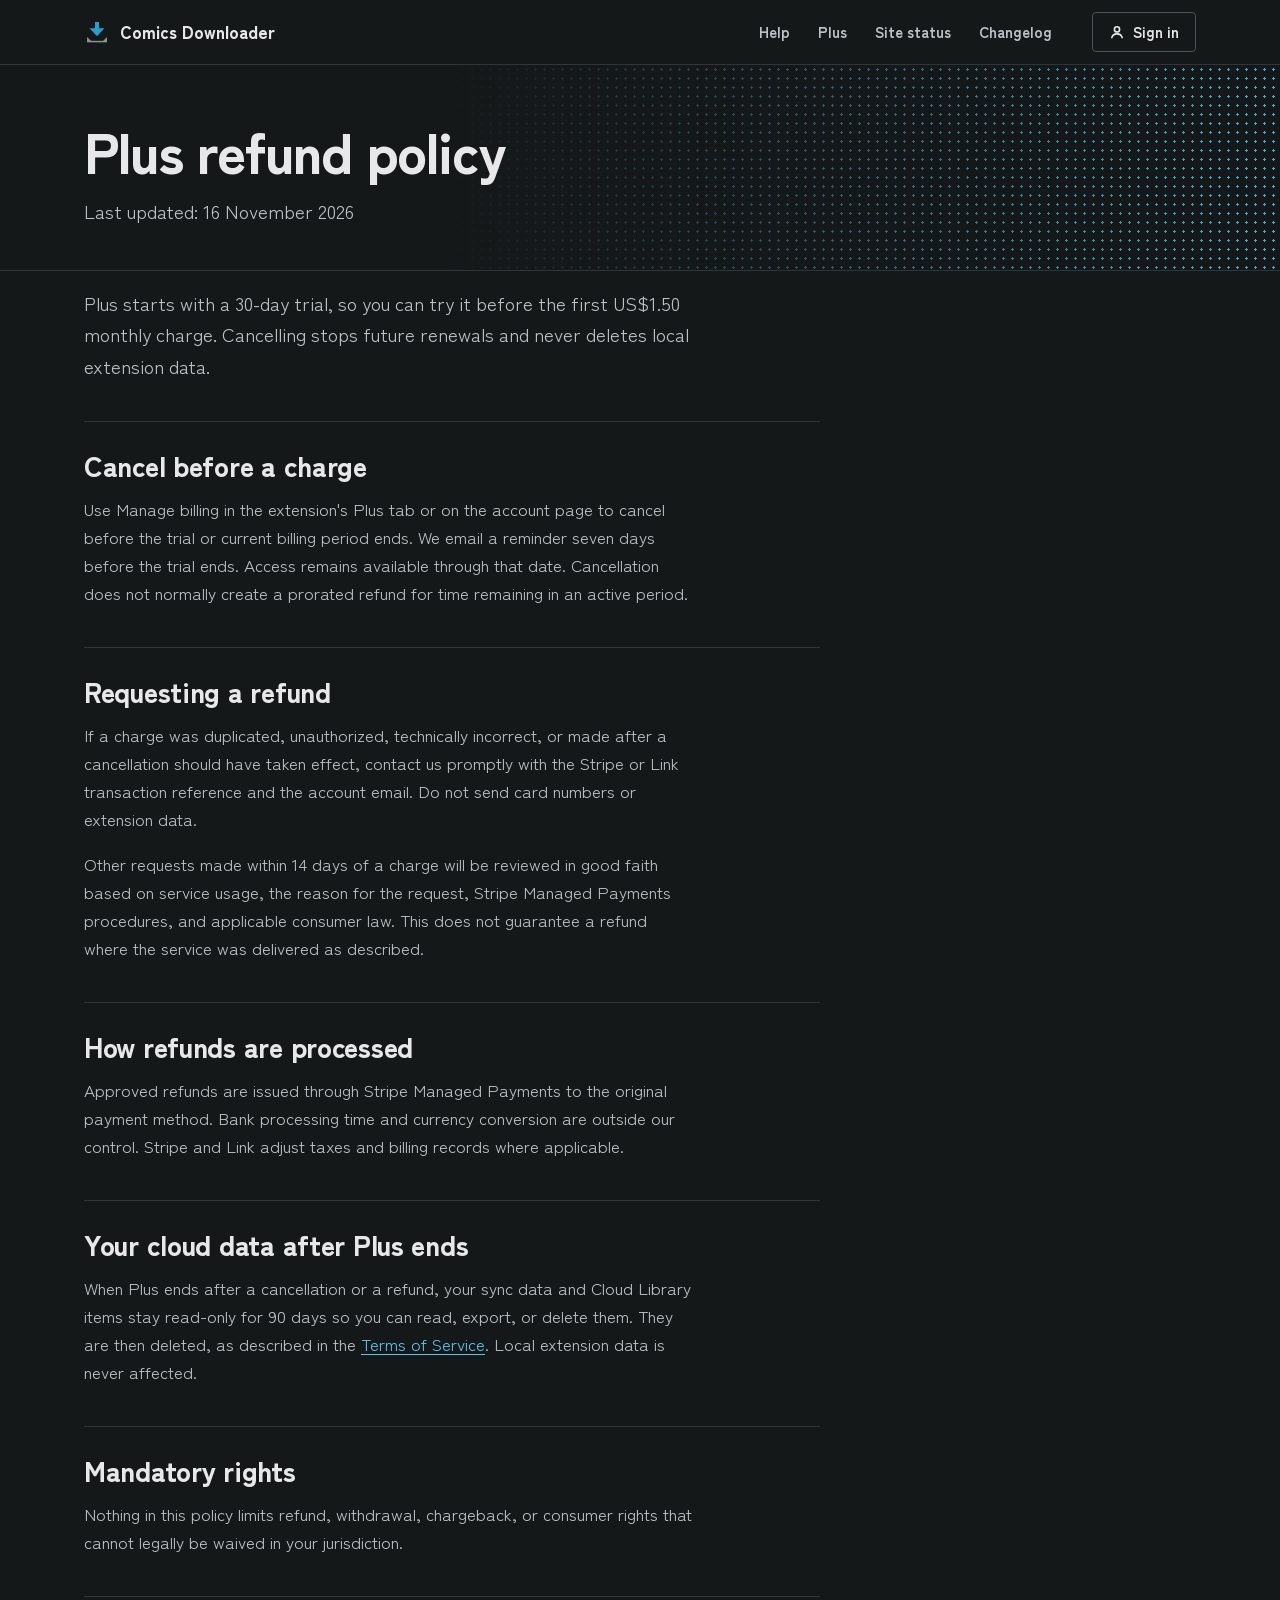
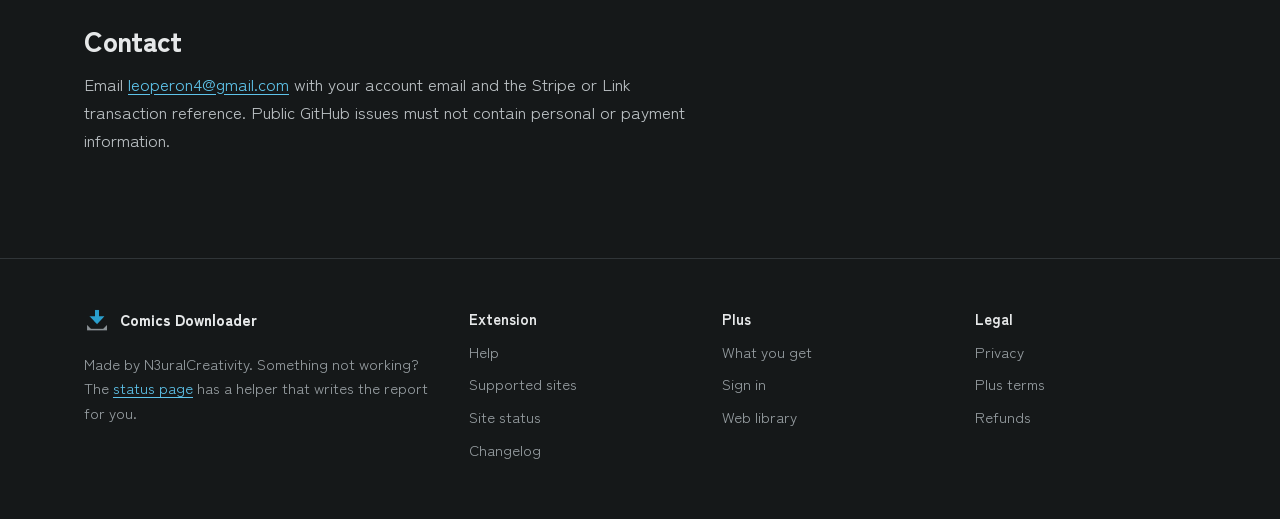
<file: docs/refund.html>
<!doctype html>
<html lang="en" data-theme="dark">
  <head>
    <meta charset="utf-8" />
    <meta name="viewport" content="width=device-width, initial-scale=1" />
    <title>Plus refunds | Comics Downloader</title>
    <meta name="description" content="Cancelling, refunds and your cloud data for Comics Downloader Plus." />
    <meta name="color-scheme" content="dark" />
    <meta name="theme-color" content="#151819" />
    <link rel="canonical" href="https://n3uralcreativity.top/comics-downloader/refund.html" />
    <link rel="icon" type="image/png" href="assets/icon128.png" />
    <link rel="stylesheet" href="tokens.css?v=5.0.4" />
    <link rel="stylesheet" href="home.css?v=5.0.5" />
  </head>
  <body>
    <header class="top">
      <div class="top-in">
        <a class="brand" href="./"><img src="assets/icon48.png" alt="" width="26" height="26" />Comics Downloader</a>
        <nav aria-label="Site">
          <a href="Documentation.html">Help</a>
          <a href="plus.html">Plus</a>
          <a href="https://status.n3uralcreativity.top">Site status</a>
          <a href="changelog.html">Changelog</a>
        </nav>
        <a class="signin" href="https://plus.n3uralcreativity.top/account?mode=login"><svg viewBox="0 0 16 16" fill="none" stroke="currentColor" stroke-width="1.6" stroke-linecap="round" aria-hidden="true"><circle cx="8" cy="5.4" r="2.6" /><path d="M2.8 13.6c.7-2.4 2.7-3.7 5.2-3.7s4.5 1.3 5.2 3.7" /></svg>Sign in</a>
      </div>
    </header>
    <div id="notices"></div>

    <div class="page-head">
      <div class="wrap">
        <h1>Plus refund policy</h1>
        <p class="lede">Last updated: 16 November 2026</p>
      </div>
    </div>

    <main>
      <article class="doc">
        <p class="lede">Plus starts with a 30-day trial, so you can try it before the first US$1.50 monthly charge. Cancelling stops future renewals and never deletes local extension data.</p>
        <section><h2>Cancel before a charge</h2><p>Use Manage billing in the extension's Plus tab or on the account page to cancel before the trial or current billing period ends. We email a reminder seven days before the trial ends. Access remains available through that date. Cancellation does not normally create a prorated refund for time remaining in an active period.</p></section>
        <section><h2>Requesting a refund</h2><p>If a charge was duplicated, unauthorized, technically incorrect, or made after a cancellation should have taken effect, contact us promptly with the Stripe or Link transaction reference and the account email. Do not send card numbers or extension data.</p><p>Other requests made within 14 days of a charge will be reviewed in good faith based on service usage, the reason for the request, Stripe Managed Payments procedures, and applicable consumer law. This does not guarantee a refund where the service was delivered as described.</p></section>
        <section><h2>How refunds are processed</h2><p>Approved refunds are issued through Stripe Managed Payments to the original payment method. Bank processing time and currency conversion are outside our control. Stripe and Link adjust taxes and billing records where applicable.</p></section>
        <section><h2>Your cloud data after Plus ends</h2><p>When Plus ends after a cancellation or a refund, your sync data and Cloud Library items stay read-only for 90 days so you can read, export, or delete them. They are then deleted, as described in the <a href="terms.html#cancel">Terms of Service</a>. Local extension data is never affected.</p></section>
        <section><h2>Mandatory rights</h2><p>Nothing in this policy limits refund, withdrawal, chargeback, or consumer rights that cannot legally be waived in your jurisdiction.</p></section>
        <section><h2>Contact</h2><p>Email <a href="mailto:leoperon4@gmail.com">leoperon4@gmail.com</a> with your account email and the Stripe or Link transaction reference. Public GitHub issues must not contain personal or payment information.</p></section>
      </article>
    </main>

    <footer class="bottom">
      <div class="bottom-in">
        <div>
          <a class="brand" href="./"><img src="assets/icon48.png" alt="" width="26" height="26" />Comics Downloader</a>
          <p>Made by N3uralCreativity. Something not working? The <a href="https://status.n3uralcreativity.top">status page</a> has a helper that writes the report for you.</p>
        </div>
        <nav aria-label="Extension">
          <b>Extension</b>
          <a href="Documentation.html">Help</a>
          <a href="./#sites">Supported sites</a>
          <a href="https://status.n3uralcreativity.top">Site status</a>
          <a href="changelog.html">Changelog</a>
        </nav>
        <nav aria-label="Plus">
          <b>Plus</b>
          <a href="plus.html">What you get</a>
          <a href="https://plus.n3uralcreativity.top/account?mode=login">Sign in</a>
          <a href="https://plus.n3uralcreativity.top/library/">Web library</a>
        </nav>
        <nav aria-label="Legal">
          <b>Legal</b>
          <a href="privacy.html">Privacy</a>
          <a href="terms.html">Plus terms</a>
          <a href="refund.html">Refunds</a>
        </nav>
      </div>
    </footer>
    <script src="site.js?v=5.0.4" defer></script>
  </body>
</html>
</file>
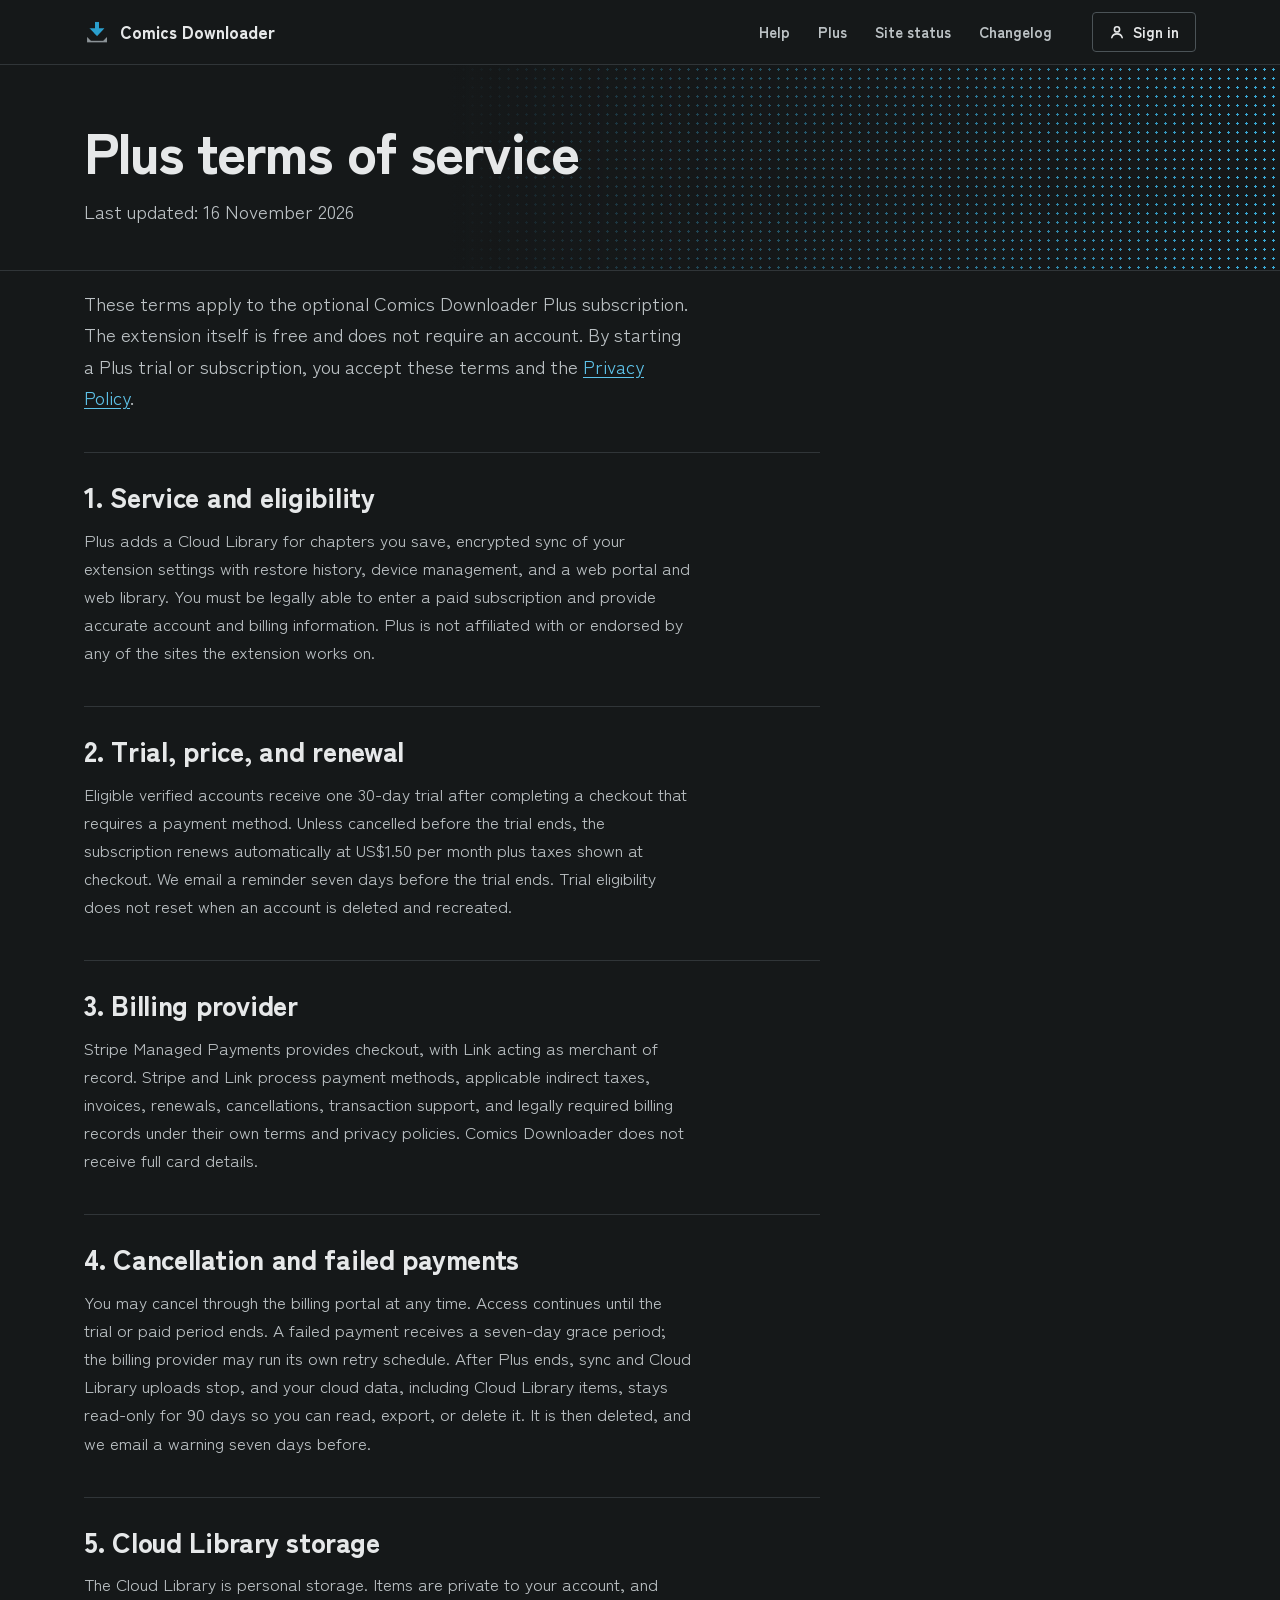
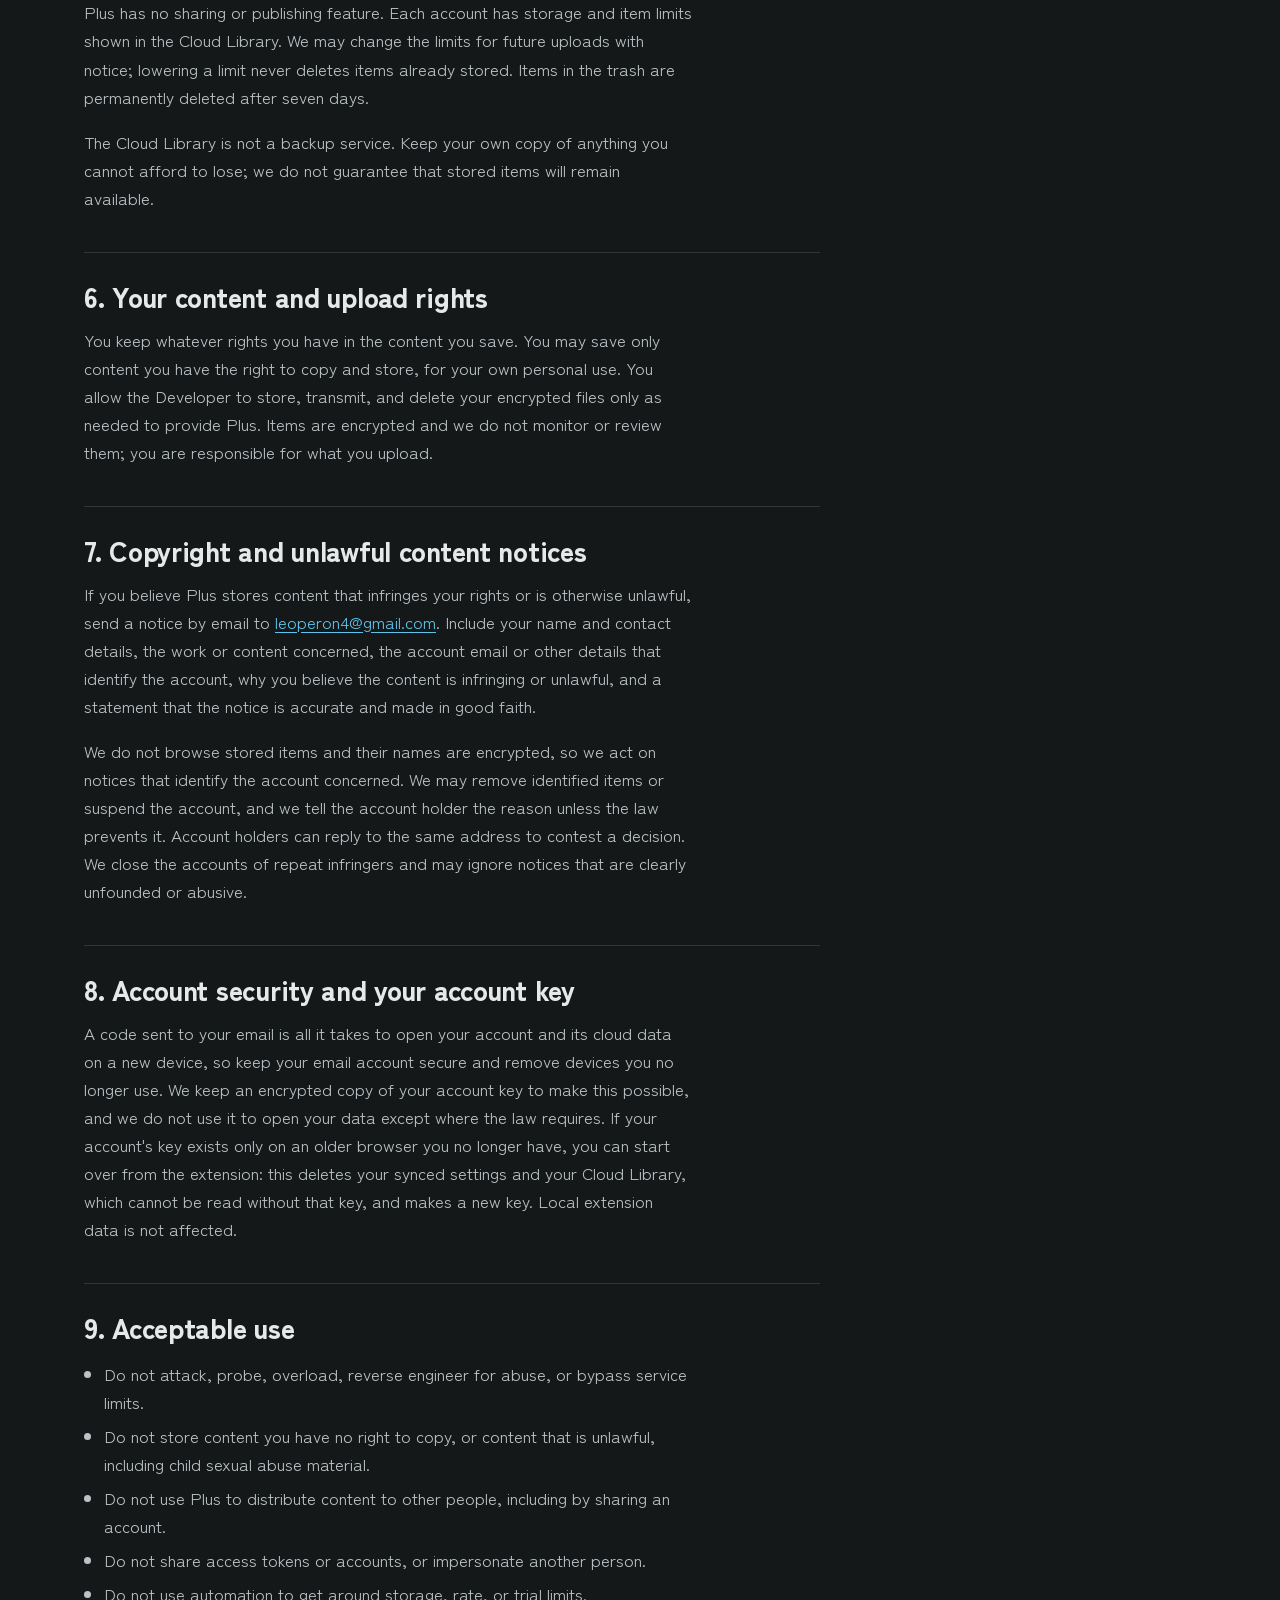
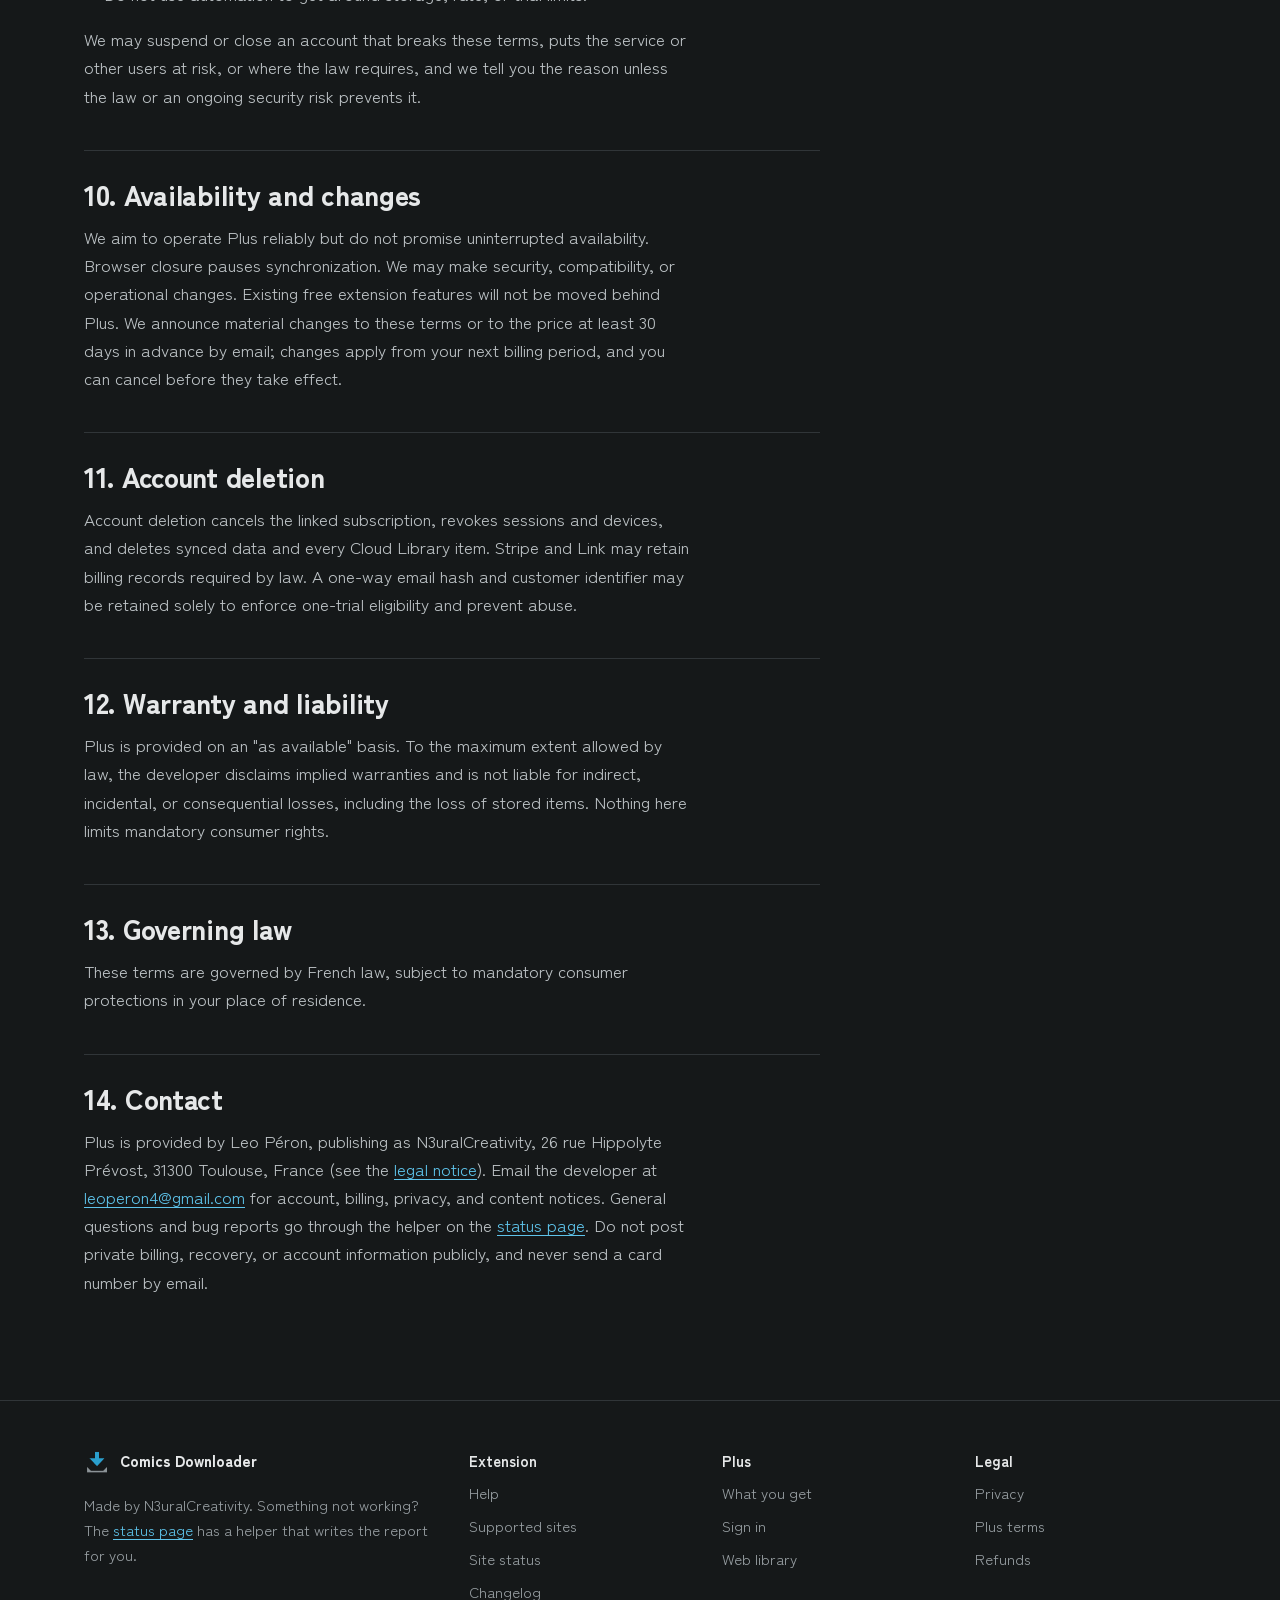
<file: docs/terms.html>
<!doctype html>
<html lang="en" data-theme="dark">
  <head>
    <meta charset="utf-8" />
    <meta name="viewport" content="width=device-width, initial-scale=1" />
    <title>Plus terms | Comics Downloader</title>
    <meta name="description" content="The terms for the optional Comics Downloader Plus subscription." />
    <meta name="color-scheme" content="dark" />
    <meta name="theme-color" content="#151819" />
    <link rel="canonical" href="https://n3uralcreativity.top/comics-downloader/terms.html" />
    <link rel="icon" type="image/png" href="assets/icon128.png" />
    <link rel="stylesheet" href="tokens.css?v=5.0.4" />
    <link rel="stylesheet" href="home.css?v=5.0.5" />
  </head>
  <body>
    <header class="top">
      <div class="top-in">
        <a class="brand" href="./"><img src="assets/icon48.png" alt="" width="26" height="26" />Comics Downloader</a>
        <nav aria-label="Site">
          <a href="Documentation.html">Help</a>
          <a href="plus.html">Plus</a>
          <a href="https://status.n3uralcreativity.top">Site status</a>
          <a href="changelog.html">Changelog</a>
        </nav>
        <a class="signin" href="https://plus.n3uralcreativity.top/account?mode=login"><svg viewBox="0 0 16 16" fill="none" stroke="currentColor" stroke-width="1.6" stroke-linecap="round" aria-hidden="true"><circle cx="8" cy="5.4" r="2.6" /><path d="M2.8 13.6c.7-2.4 2.7-3.7 5.2-3.7s4.5 1.3 5.2 3.7" /></svg>Sign in</a>
      </div>
    </header>
    <div id="notices"></div>

    <div class="page-head">
      <div class="wrap">
        <h1>Plus terms of service</h1>
        <p class="lede">Last updated: 16 November 2026</p>
      </div>
    </div>

    <main>
      <article class="doc">
        <p class="lede">These terms apply to the optional Comics Downloader Plus subscription. The extension itself is free and does not require an account. By starting a Plus trial or subscription, you accept these terms and the <a href="privacy.html">Privacy Policy</a>.</p>
        <section id="service"><h2>1. Service and eligibility</h2><p>Plus adds a Cloud Library for chapters you save, encrypted sync of your extension settings with restore history, device management, and a web portal and web library. You must be legally able to enter a paid subscription and provide accurate account and billing information. Plus is not affiliated with or endorsed by any of the sites the extension works on.</p></section>
        <section id="trial"><h2>2. Trial, price, and renewal</h2><p>Eligible verified accounts receive one 30-day trial after completing a checkout that requires a payment method. Unless cancelled before the trial ends, the subscription renews automatically at US$1.50 per month plus taxes shown at checkout. We email a reminder seven days before the trial ends. Trial eligibility does not reset when an account is deleted and recreated.</p></section>
        <section id="billing"><h2>3. Billing provider</h2><p>Stripe Managed Payments provides checkout, with Link acting as merchant of record. Stripe and Link process payment methods, applicable indirect taxes, invoices, renewals, cancellations, transaction support, and legally required billing records under their own terms and privacy policies. Comics Downloader does not receive full card details.</p></section>
        <section id="cancel"><h2>4. Cancellation and failed payments</h2><p>You may cancel through the billing portal at any time. Access continues until the trial or paid period ends. A failed payment receives a seven-day grace period; the billing provider may run its own retry schedule. After Plus ends, sync and Cloud Library uploads stop, and your cloud data, including Cloud Library items, stays read-only for 90 days so you can read, export, or delete it. It is then deleted, and we email a warning seven days before.</p></section>
        <section id="library"><h2>5. Cloud Library storage</h2><p>The Cloud Library is personal storage. Items are private to your account, and Plus has no sharing or publishing feature. Each account has storage and item limits shown in the Cloud Library. We may change the limits for future uploads with notice; lowering a limit never deletes items already stored. Items in the trash are permanently deleted after seven days.</p><p>The Cloud Library is not a backup service. Keep your own copy of anything you cannot afford to lose; we do not guarantee that stored items will remain available.</p></section>
        <section id="content"><h2>6. Your content and upload rights</h2><p>You keep whatever rights you have in the content you save. You may save only content you have the right to copy and store, for your own personal use. You allow the Developer to store, transmit, and delete your encrypted files only as needed to provide Plus. Items are encrypted and we do not monitor or review them; you are responsible for what you upload.</p></section>
        <section id="notices"><h2>7. Copyright and unlawful content notices</h2><p>If you believe Plus stores content that infringes your rights or is otherwise unlawful, send a notice by email to <a href="mailto:leoperon4@gmail.com">leoperon4@gmail.com</a>. Include your name and contact details, the work or content concerned, the account email or other details that identify the account, why you believe the content is infringing or unlawful, and a statement that the notice is accurate and made in good faith.</p><p>We do not browse stored items and their names are encrypted, so we act on notices that identify the account concerned. We may remove identified items or suspend the account, and we tell the account holder the reason unless the law prevents it. Account holders can reply to the same address to contest a decision. We close the accounts of repeat infringers and may ignore notices that are clearly unfounded or abusive.</p></section>
        <section id="keys"><h2>8. Account security and your account key</h2><p>A code sent to your email is all it takes to open your account and its cloud data on a new device, so keep your email account secure and remove devices you no longer use. We keep an encrypted copy of your account key to make this possible, and we do not use it to open your data except where the law requires. If your account's key exists only on an older browser you no longer have, you can start over from the extension: this deletes your synced settings and your Cloud Library, which cannot be read without that key, and makes a new key. Local extension data is not affected.</p></section>
        <section id="use"><h2>9. Acceptable use</h2><ul><li>Do not attack, probe, overload, reverse engineer for abuse, or bypass service limits.</li><li>Do not store content you have no right to copy, or content that is unlawful, including child sexual abuse material.</li><li>Do not use Plus to distribute content to other people, including by sharing an account.</li><li>Do not share access tokens or accounts, or impersonate another person.</li><li>Do not use automation to get around storage, rate, or trial limits.</li></ul><p>We may suspend or close an account that breaks these terms, puts the service or other users at risk, or where the law requires, and we tell you the reason unless the law or an ongoing security risk prevents it.</p></section>
        <section id="changes"><h2>10. Availability and changes</h2><p>We aim to operate Plus reliably but do not promise uninterrupted availability. Browser closure pauses synchronization. We may make security, compatibility, or operational changes. Existing free extension features will not be moved behind Plus. We announce material changes to these terms or to the price at least 30 days in advance by email; changes apply from your next billing period, and you can cancel before they take effect.</p></section>
        <section id="delete"><h2>11. Account deletion</h2><p>Account deletion cancels the linked subscription, revokes sessions and devices, and deletes synced data and every Cloud Library item. Stripe and Link may retain billing records required by law. A one-way email hash and customer identifier may be retained solely to enforce one-trial eligibility and prevent abuse.</p></section>
        <section id="liability"><h2>12. Warranty and liability</h2><p class="note">Plus is provided on an "as available" basis. To the maximum extent allowed by law, the developer disclaims implied warranties and is not liable for indirect, incidental, or consequential losses, including the loss of stored items. Nothing here limits mandatory consumer rights.</p></section>
        <section id="law"><h2>13. Governing law</h2><p>These terms are governed by French law, subject to mandatory consumer protections in your place of residence.</p></section>
        <section id="contact"><h2>14. Contact</h2><p>Plus is provided by Leo Péron, publishing as N3uralCreativity, 26 rue Hippolyte Prévost, 31300 Toulouse, France (see the <a href="privacy.html#legal">legal notice</a>). Email the developer at <a href="mailto:leoperon4@gmail.com">leoperon4@gmail.com</a> for account, billing, privacy, and content notices. General questions and bug reports go through the helper on the <a href="https://status.n3uralcreativity.top">status page</a>. Do not post private billing, recovery, or account information publicly, and never send a card number by email.</p></section>
      </article>
    </main>

    <footer class="bottom">
      <div class="bottom-in">
        <div>
          <a class="brand" href="./"><img src="assets/icon48.png" alt="" width="26" height="26" />Comics Downloader</a>
          <p>Made by N3uralCreativity. Something not working? The <a href="https://status.n3uralcreativity.top">status page</a> has a helper that writes the report for you.</p>
        </div>
        <nav aria-label="Extension">
          <b>Extension</b>
          <a href="Documentation.html">Help</a>
          <a href="./#sites">Supported sites</a>
          <a href="https://status.n3uralcreativity.top">Site status</a>
          <a href="changelog.html">Changelog</a>
        </nav>
        <nav aria-label="Plus">
          <b>Plus</b>
          <a href="plus.html">What you get</a>
          <a href="https://plus.n3uralcreativity.top/account?mode=login">Sign in</a>
          <a href="https://plus.n3uralcreativity.top/library/">Web library</a>
        </nav>
        <nav aria-label="Legal">
          <b>Legal</b>
          <a href="privacy.html">Privacy</a>
          <a href="terms.html">Plus terms</a>
          <a href="refund.html">Refunds</a>
        </nav>
      </div>
    </footer>
    <script src="site.js?v=5.0.4" defer></script>
  </body>
</html>
</file>
<file: docs/tokens.css>
/*
  Shared by the extension and the website.
  Paper and ink, plus one spot colour: process cyan, as on the two-colour pages of a manga magazine.
  Surfaces are separated by 1px rules, not shadows.
*/
:root {
  color-scheme: light;
  --paper: #f8f9f8;
  --paper-sunk: #eceeed;
  --ink: #1c1f21;
  --ink-2: #464e53;
  --ink-3: #626a6f;
  --rule: #dcdfde;
  --rule-strong: #b9bfbe;
  --accent: #00759c;
  --accent-strong: #005f80;
  --accent-ink: #ffffff;
  --accent-wash: #e1eff5;
  /* Screentone dots: decoration only, never carries text. */
  --tone: #2a9fcd;
  --warn: #855600;
  --warn-wash: #f8eed8;
  --danger: #ad2a1f;
  --danger-wash: #f9e7e4;

  --font: system-ui, -apple-system, 'Segoe UI', Roboto, 'Helvetica Neue', Arial, sans-serif;
  --radius: 4px;
}

/* Dark is written twice: once for the browser's own setting, once for the explicit choice. */
@media (prefers-color-scheme: dark) {
  :root:not([data-theme='light']) {
    color-scheme: dark;
    --paper: #1b1e20;
    --paper-sunk: #24282a;
    --ink: #e6e8e9;
    --ink-2: #bcc2c5;
    --ink-3: #979ea2;
    --rule: #303538;
    --rule-strong: #4b5357;
    --accent: #5ec3ea;
    --accent-strong: #8ad4f0;
    --accent-ink: #0c2430;
    --accent-wash: #173240;
    --tone: #3aaedc;
    --warn: #e8b85c;
    --warn-wash: #33291a;
    --danger: #f08b80;
    --danger-wash: #3a2220;
  }
}

:root[data-theme='dark'] {
  color-scheme: dark;
  --paper: #1b1e20;
  --paper-sunk: #24282a;
  --ink: #e6e8e9;
  --ink-2: #bcc2c5;
  --ink-3: #979ea2;
  --rule: #303538;
  --rule-strong: #4b5357;
  --accent: #5ec3ea;
  --accent-strong: #8ad4f0;
  --accent-ink: #0c2430;
  --accent-wash: #173240;
  --tone: #3aaedc;
  --warn: #e8b85c;
  --warn-wash: #33291a;
  --danger: #f08b80;
  --danger-wash: #3a2220;
}
</file>
<file: docs/home.css>
/*
  The v5 website. Dark only, like the status site: <html data-theme="dark"> picks the dark tokens.
  The look is a manga page on a dark desk: ink, white paper, and one process cyan with screentone dots.
*/

@font-face {
  font-family: 'Zen Kaku Gothic New';
  font-weight: 400;
  font-display: swap;
  src: url('fonts/zen-kaku-gothic-new-400.woff2') format('woff2');
}
@font-face {
  font-family: 'Zen Kaku Gothic New';
  font-weight: 700;
  font-display: swap;
  src: url('fonts/zen-kaku-gothic-new-700.woff2') format('woff2');
}
@font-face {
  font-family: 'Zen Kaku Gothic New';
  font-weight: 900;
  font-display: swap;
  src: url('fonts/zen-kaku-gothic-new-900.woff2') format('woff2');
}

:root {
  --site-font: 'Zen Kaku Gothic New', var(--font);
  --page: #151819;
  --raised: #1d2123;
  /* The paper a manga page is printed on, and the ink on it. */
  --sheet: #f3f4f1;
  --sheet-ink: #1c1f21;
  --sheet-ink-2: #4a5257;
  --sheet-accent: #00759c;
  --wide: 72rem;
  --measure: 38rem;
  --dots: radial-gradient(circle at center, var(--tone) 0 1.1px, transparent 1.4px);
}

*,
*::before,
*::after {
  box-sizing: border-box;
}

html {
  scroll-behavior: smooth;
  scroll-padding-top: 84px;
}

body {
  margin: 0;
  background: var(--page);
  color: var(--ink);
  font: 400 1.0625rem/1.65 var(--site-font);
  -webkit-text-size-adjust: 100%;
}

img {
  max-width: 100%;
  height: auto;
}

a {
  color: var(--accent);
  text-underline-offset: 0.18em;
}
a:hover {
  color: var(--accent-strong);
}
:focus-visible {
  outline: 2px solid var(--accent);
  outline-offset: 3px;
  border-radius: 2px;
}

h1,
h2,
h3 {
  margin: 0;
  font-weight: 900;
  text-wrap: balance;
}
h1 {
  font-size: clamp(2.5rem, 5.4vw, 4.375rem);
  line-height: 1.03;
  letter-spacing: -0.02em;
}
h2 {
  font-size: clamp(1.75rem, 3.6vw, 2.625rem);
  line-height: 1.1;
  letter-spacing: -0.01em;
}
h3 {
  font-size: 1.125rem;
  font-weight: 700;
  line-height: 1.3;
}
p {
  max-width: var(--measure);
  margin: 0 0 1em;
}
.lede {
  color: var(--ink-2);
  font-size: 1.1875rem;
}
.small {
  color: var(--ink-3);
  font-size: 0.875rem;
}

.wrap,
main,
.top-in,
.bottom-in {
  max-width: var(--wide);
  margin: 0 auto;
  padding: 0 20px;
}

/* Top bar: stays in view, with the way in to a Plus account. */

.top {
  position: sticky;
  top: 0;
  z-index: 20;
  background: var(--page);
  border-bottom: 1px solid var(--rule);
}
.top-in {
  display: flex;
  align-items: center;
  gap: 8px 28px;
  min-height: 64px;
}
.brand {
  display: inline-flex;
  align-items: center;
  gap: 10px;
  color: var(--ink);
  font-weight: 900;
  text-decoration: none;
  white-space: nowrap;
}
.brand:hover {
  color: var(--ink);
}
.top nav {
  display: flex;
  gap: 4px;
  margin-left: auto;
  font-size: 0.9375rem;
}
.top nav a {
  padding: 8px 12px;
  border-radius: var(--radius);
  color: var(--ink-2);
  font-weight: 700;
  text-decoration: none;
  white-space: nowrap;
}
.top nav a:hover {
  background: var(--raised);
  color: var(--ink);
}
.top nav a[aria-current='page'] {
  color: var(--ink);
  box-shadow: inset 0 -2px 0 var(--accent);
  border-radius: 0;
}
.signin {
  display: inline-flex;
  align-items: center;
  gap: 8px;
  min-height: 40px;
  padding: 0 16px;
  border: 1px solid var(--rule-strong);
  border-radius: var(--radius);
  color: var(--ink);
  font-size: 0.9375rem;
  font-weight: 700;
  text-decoration: none;
  white-space: nowrap;
}
.signin:hover {
  border-color: var(--accent);
  color: var(--accent);
}
.signin svg {
  width: 16px;
  height: 16px;
}

/* The developer's notices, the same ones the extension shows. */

.site-notice.warn {
  background: var(--warn-wash);
  color: var(--warn);
  font-weight: 700;
}
.site-notice {
  max-width: none;
  margin: 0;
  padding: 10px 20px;
  background: var(--accent-wash);
  border-bottom: 1px solid var(--rule);
  font-size: 0.9375rem;
  text-align: center;
}

/* Buttons */

.install {
  display: flex;
  flex-wrap: wrap;
  gap: 12px;
}
.button {
  display: inline-flex;
  align-items: center;
  gap: 10px;
  min-height: 50px;
  padding: 0 22px;
  border: 1px solid var(--rule-strong);
  border-radius: var(--radius);
  background: none;
  color: var(--ink);
  font: inherit;
  font-weight: 700;
  text-decoration: none;
  cursor: pointer;
  transition:
    transform 0.12s ease,
    background-color 0.12s ease,
    border-color 0.12s ease;
}
.button:hover {
  border-color: var(--ink-3);
  color: var(--ink);
}
.button:active {
  transform: translateY(1px);
}
.button img {
  width: 22px;
  height: 22px;
}
.button.primary {
  border-color: var(--accent);
  background: var(--accent);
  color: var(--accent-ink);
}
.button.primary:hover {
  border-color: var(--accent-strong);
  background: var(--accent-strong);
  color: var(--accent-ink);
}
.button[disabled] {
  opacity: 0.55;
  cursor: default;
}

/* Hero: the pitch on the left, a working model of the extension on the right. */

.hero {
  position: relative;
  display: grid;
  grid-template-columns: minmax(0, 1.05fr) minmax(0, 0.95fr);
  align-items: center;
  gap: 56px;
  padding-top: 72px;
  padding-bottom: 72px;
}
/* A field of screentone behind the model, fading out like a printed gradient. */
.hero::before {
  content: '';
  position: absolute;
  inset: 0 -20px 0 42%;
  background: var(--dots) 0 0 / 9px 9px;
  -webkit-mask-image: radial-gradient(ellipse at 62% 46%, #000 0, transparent 68%);
  mask-image: radial-gradient(ellipse at 62% 46%, #000 0, transparent 68%);
  opacity: 0.38;
  pointer-events: none;
}
.hero > * {
  position: relative;
}
.hero h1 {
  margin-bottom: 22px;
}
.hero .lede {
  margin-bottom: 30px;
}
.live {
  display: inline-flex;
  align-items: center;
  gap: 10px;
  margin: 22px 0 0;
  color: var(--ink-2);
  font-size: 0.9375rem;
  text-decoration: none;
}
.live:hover {
  color: var(--ink);
}
.live i {
  width: 9px;
  height: 9px;
  border-radius: 50%;
  background: #4cc38a;
  box-shadow: 0 0 0 0 #4cc38a;
  animation: pulse 2.4s ease-out infinite;
}
@keyframes pulse {
  70%,
  100% {
    box-shadow: 0 0 0 9px transparent;
  }
}

/* The model: pick chapters, press Download, and bound volumes land on the shelf. */

.demo {
  display: grid;
  gap: 18px;
}
.demo-panel {
  border: 1px solid var(--rule-strong);
  border-radius: 8px;
  background: var(--paper);
  overflow: hidden;
  font-size: 0.875rem;
  line-height: 1.4;
}
.demo-head {
  display: flex;
  align-items: baseline;
  justify-content: space-between;
  gap: 12px;
  padding: 12px 14px;
  border-bottom: 1px solid var(--rule);
}
.demo-head strong {
  font-size: 1rem;
  font-weight: 900;
}
.demo-head span {
  color: var(--ink-3);
  font-size: 0.8125rem;
}
.demo-list {
  margin: 0;
  padding: 0;
  list-style: none;
}
.demo-row {
  position: relative;
  display: grid;
  grid-template-columns: 18px 2.6em 1fr auto;
  align-items: center;
  gap: 10px;
  padding: 9px 14px;
  border-bottom: 1px solid var(--rule);
  cursor: pointer;
  isolation: isolate;
}
/* The progress fill is screentone, as in the extension. */
.demo-row::before {
  content: '';
  position: absolute;
  inset: 0 auto 0 0;
  z-index: -1;
  width: calc(var(--p, 0) * 100%);
  background:
    var(--dots) 0 0 / 6px 6px,
    var(--accent-wash);
  transition: width 0.12s linear;
}
.demo-row:hover {
  background: var(--paper-sunk);
}
.demo-row.on {
  background: var(--accent-wash);
}
.demo-row.saved {
  cursor: default;
  background: none;
}
.demo-row input {
  width: 16px;
  height: 16px;
  margin: 0;
  accent-color: var(--accent);
}
.demo-row .n {
  font-size: 1.0625rem;
  font-weight: 900;
  font-variant-numeric: tabular-nums;
  text-align: right;
}
.demo-row .m {
  color: var(--ink-3);
  font-size: 0.8125rem;
  font-variant-numeric: tabular-nums;
}
.demo-row.saved .m {
  color: var(--accent);
  font-weight: 700;
}
.demo-foot {
  display: flex;
  gap: 8px;
  padding: 10px 14px;
}
.demo-foot select {
  height: 40px;
  padding: 0 8px;
  border: 1px solid var(--rule-strong);
  border-radius: var(--radius);
  background: var(--paper);
  color: var(--ink);
  font: inherit;
}
.demo-foot .button {
  flex: 1;
  justify-content: center;
  min-height: 40px;
}

.demo-out {
  padding: 0 4px;
}
.demo-path {
  margin: 0 0 8px;
  color: var(--ink-3);
  font-size: 0.8125rem;
}
.shelf {
  display: flex;
  align-items: flex-end;
  gap: 6px;
  height: 158px;
  padding: 0 10px;
  border-bottom: 4px solid var(--ink-2);
  /* Decoration: on a phone the spines that don't fit are cut off rather than widening the page. */
  overflow: hidden;
}
.spine {
  display: flex;
  flex-direction: column;
  align-items: center;
  justify-content: space-between;
  flex: none;
  width: 54px;
  height: var(--h, 140px);
  padding: 9px 0 8px;
  border-radius: 3px 3px 0 0;
  background: var(--sheet);
  color: var(--sheet-ink);
  font-weight: 900;
  line-height: 1;
  transform-origin: 50% 100%;
  animation: shelve 0.55s cubic-bezier(0.2, 1.25, 0.4, 1) both;
}
/* The cyan band every volume of a series shares. */
.spine::before {
  content: '';
  width: 100%;
  height: 24px;
  margin-top: 7px;
  background:
    radial-gradient(circle at center, var(--sheet) 0 1px, transparent 1.3px) 0 0 / 5px 5px,
    var(--sheet-accent);
  order: 1;
}
.spine b {
  order: 2;
  flex: 1;
  display: grid;
  place-items: center;
  writing-mode: vertical-rl;
  font-size: 1.25rem;
  letter-spacing: 0.04em;
  font-variant-numeric: tabular-nums;
}
.spine small {
  order: 3;
  font-size: 0.625rem;
  font-weight: 700;
  letter-spacing: 0.06em;
  color: var(--sheet-ink-2);
}
.spine i {
  order: 0;
  width: 16px;
  height: 16px;
  border-radius: 50%;
  border: 2px solid var(--sheet-ink);
}
@keyframes shelve {
  from {
    opacity: 0;
    transform: translateY(-34px) rotate(-7deg);
  }
}
/* Loose pages pile up while a chapter downloads, then get bound. */
.stack {
  position: relative;
  flex: none;
  width: 54px;
  height: 140px;
}
.sheet {
  position: absolute;
  left: 4px;
  bottom: calc(var(--i) * 7px);
  width: 46px;
  height: 62px;
  border-radius: 1px;
  background: var(--sheet);
  box-shadow: 0 0 0 1px #0003;
  transform: rotate(var(--r, 0deg));
  animation: drop 0.28s ease-out both;
}
.sheet::before,
.sheet::after {
  content: '';
  position: absolute;
  left: 4px;
  right: 4px;
  border: 1.5px solid var(--sheet-ink);
}
.sheet::before {
  top: 5px;
  height: 23px;
  background: radial-gradient(circle at center, var(--sheet-accent) 0 0.8px, transparent 1.1px) 0 0 / 4px 4px;
}
.sheet::after {
  bottom: 5px;
  height: 21px;
  background: repeating-linear-gradient(115deg, transparent 0 3px, var(--sheet-ink) 3px 3.6px);
}
.sheet.b::before {
  height: 15px;
  right: 20px;
}
.sheet.b::after {
  height: 29px;
  background: none;
}
@keyframes drop {
  from {
    opacity: 0;
    transform: translateY(-46px) rotate(calc(var(--r, 0deg) * 3));
  }
}
.demo-status {
  min-height: 1.5em;
  margin: 10px 0 0;
  color: var(--ink-2);
  font-size: 0.875rem;
  font-variant-numeric: tabular-nums;
}

/* The names of the supported sites, drifting past. */

.ticker {
  overflow: hidden;
  border-block: 1px solid var(--rule);
  background: var(--raised);
  -webkit-mask-image: linear-gradient(90deg, transparent, #000 8%, #000 92%, transparent);
  mask-image: linear-gradient(90deg, transparent, #000 8%, #000 92%, transparent);
}
.ticker > div {
  display: flex;
  align-items: flex-end;
  gap: 16px;
  width: max-content;
  /* Room above for a logo to grow into, and below for its name. */
  height: 132px;
  padding: 0 8px 34px;
  animation: drift 80s linear infinite;
}
.ticker:hover div {
  animation-play-state: paused;
}
/*
  The logos as the sites draw them, no box. Under the pointer the strip stops and the logos swell
  like a dock: --s is set from the pointer's distance.
*/
.ticker .logo {
  position: relative;
  flex: none;
  display: grid;
  place-items: center;
  width: calc(56px * var(--s, 1));
  height: calc(56px * var(--s, 1));
  transition:
    width 0.12s ease-out,
    height 0.12s ease-out;
}
.ticker .logo img {
  width: 100%;
  height: 100%;
  object-fit: contain;
  /* Square icons get the rounded corners a dock gives them. */
  border-radius: 22%;
}
.ticker .logo span {
  position: absolute;
  top: calc(100% + 8px);
  left: 50%;
  padding: 2px 8px;
  border-radius: var(--radius);
  background: var(--ink);
  color: var(--page);
  font-size: 0.8125rem;
  font-weight: 700;
  white-space: nowrap;
  transform: translateX(-50%);
  opacity: 0;
  transition: opacity 0.12s;
  pointer-events: none;
}
.ticker .logo.near span {
  opacity: 1;
}
.ticker .logo b {
  color: var(--ink);
  font-size: calc(1rem * var(--s, 1));
  font-weight: 900;
  white-space: nowrap;
}
@keyframes drift {
  to {
    transform: translateX(-50%);
  }
}

/* Sections */

.band {
  padding-top: 104px;
}
.band > h2 {
  margin-bottom: 18px;
}
.band > .lede {
  margin-bottom: 36px;
}

.shot {
  margin: 0;
}
.motion video {
  display: block;
  width: 100%;
  height: auto;
  border: 1px solid var(--rule-strong);
  border-radius: 8px;
  background: var(--page);
}
.shot img {
  display: block;
  width: 100%;
  border: 1px solid var(--rule-strong);
  border-radius: 8px;
}
.shot figcaption {
  margin-top: 10px;
  color: var(--ink-3);
  font-size: 0.875rem;
}

/* Three steps, a real sequence. */
.steps {
  display: grid;
  grid-template-columns: repeat(3, minmax(0, 1fr));
  gap: 0;
  margin: 40px 0 0;
  padding: 0;
  list-style: none;
  counter-reset: step;
  border-top: 1px solid var(--rule-strong);
}
.steps li {
  counter-increment: step;
  padding: 22px 28px 0 0;
}
.steps li + li {
  padding-left: 28px;
  border-left: 1px solid var(--rule);
}
.steps li::before {
  content: counter(step);
  display: block;
  margin-bottom: 6px;
  color: var(--accent);
  font-size: 2.25rem;
  font-weight: 900;
  line-height: 1;
}
.steps p {
  margin: 6px 0 0;
  color: var(--ink-2);
}

/* A picture beside its explanation. */
.split {
  display: grid;
  grid-template-columns: minmax(0, 1fr) minmax(0, 1fr);
  align-items: center;
  gap: 64px;
  padding-top: 104px;
}
.split.flip > :first-child {
  order: 2;
}
.split h2 {
  margin-bottom: 16px;
}
.split p {
  color: var(--ink-2);
}
ul.ticks {
  max-width: var(--measure);
  margin: 20px 0 0;
  padding: 0;
  list-style: none;
}
ul.ticks li {
  position: relative;
  padding: 10px 0 10px 30px;
  border-top: 1px solid var(--rule);
  color: var(--ink-2);
}
ul.ticks li::before {
  content: '';
  position: absolute;
  left: 4px;
  top: 1.05em;
  width: 12px;
  height: 6px;
  border-left: 2.5px solid var(--accent);
  border-bottom: 2.5px solid var(--accent);
  transform: rotate(-45deg);
}

/* The panel's three views, switched by the visitor. */
.views {
  display: grid;
  justify-items: center;
  gap: 16px;
}
.views-tabs {
  display: inline-flex;
  padding: 3px;
  border: 1px solid var(--rule-strong);
  border-radius: 6px;
}
.views-tabs button {
  padding: 6px 14px;
  border: 0;
  border-radius: 4px;
  background: none;
  color: var(--ink-2);
  font: inherit;
  font-size: 0.9375rem;
  font-weight: 700;
  cursor: pointer;
}
.views-tabs button[aria-selected='true'] {
  background: var(--accent);
  color: var(--accent-ink);
}
.views img {
  width: min(100%, 360px);
  border: 1px solid var(--rule-strong);
  border-radius: 8px;
}

/* What lands on disk. */
.tree {
  margin: 0;
  padding: 26px 28px;
  border-radius: 8px;
  background: var(--sheet);
  color: var(--sheet-ink);
  font-size: 1rem;
  line-height: 1.9;
}
.tree ul {
  margin: 0;
  padding: 0 0 0 22px;
  list-style: none;
  border-left: 2px solid var(--sheet-ink);
}
.tree > ul {
  margin-left: 6px;
}
.tree li {
  position: relative;
}
.tree li::before {
  content: '';
  position: absolute;
  left: -22px;
  top: 0.95em;
  width: 14px;
  border-top: 2px solid var(--sheet-ink);
}
.tree b {
  font-weight: 900;
}
.tree span {
  margin-left: 10px;
  color: var(--sheet-ink-2);
  font-size: 0.875rem;
}
.tree .file b {
  padding: 1px 8px;
  border-radius: 3px;
  background: var(--sheet-ink);
  color: var(--sheet);
}
.formats {
  display: flex;
  flex-wrap: wrap;
  gap: 8px;
  margin: 18px 0 0;
  padding: 0;
  list-style: none;
}
.formats li {
  padding: 4px 12px;
  border: 1px solid var(--rule-strong);
  border-radius: 999px;
  color: var(--ink-2);
  font-size: 0.875rem;
  font-weight: 700;
}

/* Promises, two by two. */
.quiet ul {
  display: grid;
  grid-template-columns: repeat(2, minmax(0, 1fr));
  gap: 0 48px;
  margin: 0;
  padding: 0;
  list-style: none;
}
.quiet li {
  padding: 18px 0;
  border-top: 1px solid var(--rule);
  color: var(--ink-2);
}
.quiet li b {
  display: block;
  color: var(--ink);
}

.sites ul {
  columns: 4 11rem;
  column-gap: 32px;
  margin: 0 0 24px;
  padding: 0;
  list-style: none;
}
.sites li {
  break-inside: avoid;
  padding: 5px 0;
  font-weight: 700;
}
.sites li a {
  color: var(--ink);
  text-decoration: none;
}
.sites li a:hover {
  color: var(--accent);
}
/* Copy reading lists: the working model (lists-demo.css) gets the page's width, as in the larger window. */
.lists-model {
  padding-top: 40px;
}
.lists-model .small {
  margin-top: 10px;
  color: var(--ink-3);
}
.tag.new {
  border-color: var(--accent);
  color: var(--accent);
  vertical-align: middle;
}
.tag {
  padding: 0 6px;
  border: 1px solid var(--rule-strong);
  border-radius: 2px;
  color: var(--ink-3);
  font-size: 0.6875rem;
  font-weight: 700;
}
.sites p {
  color: var(--ink-2);
}

/* Plus: a sheet of white paper laid on the dark page. */
.paper {
  margin-top: 112px;
  background: var(--sheet);
  color: var(--sheet-ink);
}
.paper-in {
  display: grid;
  grid-template-columns: minmax(0, 1.1fr) minmax(0, 0.9fr);
  align-items: center;
  gap: 56px;
  max-width: var(--wide);
  margin: 0 auto;
  padding: 80px 20px;
}
.paper h2 {
  margin-bottom: 14px;
}
.paper p,
.paper li {
  color: var(--sheet-ink-2);
}
.paper a:not(.button) {
  color: var(--sheet-accent);
}
.paper .price {
  margin: 0 0 20px;
  color: var(--sheet-ink);
  font-size: 1.1875rem;
  font-weight: 700;
}
.paper ul.ticks li {
  border-color: #cfd3d0;
  color: var(--sheet-ink-2);
}
.paper ul.ticks li::before {
  border-color: var(--sheet-accent);
}
.paper .install {
  margin-top: 26px;
}
.paper .button {
  border-color: var(--sheet-ink);
  color: var(--sheet-ink);
}
.paper .button:hover {
  background: #e4e6e2;
}
.paper .button.primary {
  background: var(--sheet-ink);
  color: var(--sheet);
}
.paper .button.primary:hover {
  background: #000;
  border-color: #000;
  color: var(--sheet);
}
.paper .shot img {
  border-color: var(--sheet-ink);
  box-shadow: 10px 10px 0 var(--sheet-accent);
}
.paper :focus-visible {
  outline-color: var(--sheet-accent);
}

/* Footer */

.bottom {
  margin-top: 104px;
  border-top: 1px solid var(--rule);
  color: var(--ink-3);
  font-size: 0.9375rem;
}
.paper + .bottom {
  margin-top: 0;
  border-top: 0;
}
.bottom-in {
  display: grid;
  grid-template-columns: minmax(0, 1.6fr) repeat(3, minmax(0, 1fr));
  gap: 32px;
  padding-top: 48px;
  padding-bottom: 56px;
}
.bottom p {
  max-width: 24rem;
  margin: 12px 0 0;
}
.bottom nav {
  display: grid;
  align-content: start;
  gap: 8px;
}
.bottom nav b {
  color: var(--ink);
}
.bottom nav a {
  color: var(--ink-3);
  text-decoration: none;
}
.bottom nav a:hover {
  color: var(--ink);
}

/* Text pages: help, Plus details, changelog and the legal pages. */

.page-head {
  border-bottom: 1px solid var(--rule);
  background:
    linear-gradient(90deg, var(--page) 35%, transparent),
    var(--dots) 0 0 / 9px 9px;
}
.page-head .wrap {
  padding-top: 56px;
  padding-bottom: 44px;
}
.page-head h1 {
  font-size: clamp(2.25rem, 5vw, 3.5rem);
}
.page-head .lede {
  margin: 16px 0 0;
}
.page-head .install {
  margin-top: 24px;
}

.doc-grid {
  display: grid;
  grid-template-columns: 14rem minmax(0, 1fr);
  gap: 56px;
  align-items: start;
}
.toc-side {
  position: sticky;
  top: 88px;
  padding-top: 44px;
  font-size: 0.9375rem;
}
.toc-side b {
  display: block;
  margin-bottom: 8px;
}
.toc-side ul {
  margin: 0;
  padding: 0;
  list-style: none;
  border-left: 1px solid var(--rule);
}
.toc-side a {
  display: block;
  margin-left: -1px;
  padding: 5px 0 5px 14px;
  border-left: 2px solid transparent;
  color: var(--ink-2);
  text-decoration: none;
}
.toc-side a:hover {
  border-color: var(--accent);
  color: var(--ink);
}

.doc {
  max-width: 46rem;
  padding: 16px 0 0;
}
.doc > h1 {
  margin-top: 40px;
  font-size: clamp(2.25rem, 5vw, 3.5rem);
}
.doc .updated {
  margin: 8px 0 20px;
  color: var(--ink-3);
  font-size: 0.875rem;
}
.doc section {
  margin-top: 40px;
  padding-top: 28px;
  border-top: 1px solid var(--rule);
}
.doc section:first-child {
  border-top: 0;
}
.doc h2 {
  margin-bottom: 14px;
  font-size: clamp(1.375rem, 3vw, 1.75rem);
}
.doc h3 {
  margin: 20px 0 8px;
}
.doc p,
.doc li,
.doc dd {
  color: var(--ink-2);
}
.doc ul,
.doc ol {
  max-width: var(--measure);
  padding-left: 1.25rem;
}
.doc li {
  margin: 6px 0;
}
.doc dl {
  max-width: var(--measure);
  margin: 12px 0 0;
}
.doc dl > div {
  padding: 10px 0;
  border-bottom: 1px solid var(--rule);
}
.doc dt {
  color: var(--ink);
  font-weight: 700;
}
.doc dd {
  margin: 2px 0 0;
}
.doc code,
.doc kbd {
  padding: 0 4px;
  border: 1px solid var(--rule);
  border-radius: 3px;
  background: var(--paper-sunk);
  font-size: 0.875em;
}
.doc .shot {
  margin: 20px 0;
}
.summary {
  max-width: var(--measure);
  padding: 14px 20px 2px;
  border: 1px solid var(--rule);
  border-left: 3px solid var(--accent);
  border-radius: var(--radius);
  background: var(--raised);
}
.toc {
  columns: 2 14rem;
  column-gap: 32px;
}
.toc li {
  break-inside: avoid;
}
/* Help: where it runs, the Linux command picker, and the questions. */
.platforms {
  display: grid;
  grid-template-columns: repeat(auto-fill, minmax(17rem, 1fr));
  gap: 10px;
  max-width: none !important;
  margin: 20px 0 8px;
  padding: 0 !important;
  list-style: none;
}
.platforms li {
  margin: 0 !important;
}
/* Each platform is a button: to its store, or to its steps below. */
.platform {
  display: grid;
  grid-template-columns: 36px 1fr 16px;
  column-gap: 14px;
  align-items: center;
  height: 100%;
  min-height: 76px;
  padding: 14px 14px 14px 16px;
  border: 1px solid var(--rule-strong);
  border-radius: 8px;
  background: var(--raised);
  color: var(--ink);
  text-decoration: none;
  transition:
    border-color 0.12s,
    background-color 0.12s,
    transform 0.12s;
}
.platform:hover {
  border-color: var(--accent);
  background: var(--paper-sunk);
  color: var(--ink);
  transform: translateY(-2px);
}
.platform:active {
  transform: none;
}
.platform img {
  grid-row: span 2;
  width: 36px;
  height: 36px;
}
.platform b {
  align-self: end;
  color: var(--ink);
  line-height: 1.25;
}
.platform span {
  grid-column: 2;
  align-self: start;
  color: var(--ink-3);
  font-size: 0.8125rem;
  line-height: 1.35;
}
.platform .go {
  grid-column: 3;
  grid-row: 1 / span 2;
  width: 16px;
  height: 16px;
  color: var(--ink-3);
}
.platform:hover .go {
  color: var(--accent);
}
/* Apple's mark is black; on the dark page it is drawn light. */
img.mono {
  filter: invert(1);
}
.doc h3 img {
  margin-right: 10px;
  vertical-align: -4px;
}
.doc .shot img {
  width: auto;
  max-width: 100%;
}
.doc .shot img[width='400'],
.doc .shot img[width='480'] {
  max-width: 340px;
}

#linux-picker {
  max-width: var(--measure);
  margin: 16px 0;
  padding: 14px;
  border: 1px solid var(--rule);
  border-radius: 8px;
  background: var(--raised);
}
.picker-row {
  display: flex;
  flex-wrap: wrap;
  gap: 6px;
}
.picker-row + .picker-row {
  margin-top: 10px;
  padding-top: 10px;
  border-top: 1px solid var(--rule);
}
#linux-picker button {
  display: inline-flex;
  align-items: center;
  gap: 8px;
  min-height: 36px;
  padding: 0 12px;
  border: 1px solid var(--rule-strong);
  border-radius: 999px;
  background: none;
  color: var(--ink-2);
  font: inherit;
  font-size: 0.875rem;
  font-weight: 700;
  cursor: pointer;
}
#linux-picker button:hover {
  color: var(--ink);
}
#linux-picker button[aria-checked='true'] {
  border-color: var(--accent);
  background: var(--accent-wash);
  color: var(--ink);
}
.cmd {
  display: flex;
  align-items: center;
  gap: 10px;
  margin-top: 12px;
  padding: 10px 10px 10px 14px;
  border-radius: 6px;
  background: var(--page);
}
.doc .cmd code {
  flex: 1;
  padding: 0;
  border: 0;
  background: none;
  font-family: ui-monospace, 'Cascadia Mono', Consolas, monospace;
  font-size: 0.875rem;
  overflow-wrap: anywhere;
}
.cmd .copy {
  flex: none;
  min-height: 32px;
  border-radius: var(--radius);
}

.faq {
  max-width: var(--measure);
  margin-top: 16px;
  border-top: 1px solid var(--rule);
}
.faq details {
  border-bottom: 1px solid var(--rule);
}
.faq summary {
  position: relative;
  padding: 14px 32px 14px 0;
  color: var(--ink);
  font-weight: 700;
  cursor: pointer;
  list-style: none;
}
.faq summary::-webkit-details-marker {
  display: none;
}
.faq summary::after {
  content: '';
  position: absolute;
  right: 6px;
  top: 1.25em;
  width: 9px;
  height: 9px;
  border-right: 2px solid var(--ink-3);
  border-bottom: 2px solid var(--ink-3);
  transform: rotate(45deg);
  transition: transform 0.15s;
}
.faq details[open] summary::after {
  transform: rotate(-135deg);
}
.faq details p {
  margin: -4px 0 16px;
}

/* Changelog: the commit history. */
.visually-hidden {
  position: absolute;
  width: 1px;
  height: 1px;
  overflow: hidden;
  clip: rect(0 0 0 0);
  white-space: nowrap;
}
.repo-bar {
  display: flex;
  flex-wrap: wrap;
  align-items: center;
  justify-content: space-between;
  gap: 8px 16px;
  margin: 20px 0 16px;
  padding: 12px 16px;
  border: 1px solid var(--rule-strong);
  border-radius: 8px;
  background: var(--raised);
  font-size: 0.9375rem;
  font-weight: 700;
}
.repo-bar span::before {
  content: '';
  display: inline-block;
  width: 8px;
  height: 8px;
  margin-right: 10px;
  border-radius: 50%;
  background: #4cc38a;
  vertical-align: 0.1em;
}
.history-tools {
  display: flex;
  gap: 10px;
}
.search {
  flex: 1;
}
.search input {
  width: 100%;
  height: 50px;
  padding: 0 16px;
  border: 1px solid var(--rule-strong);
  border-radius: var(--radius);
  background: var(--raised);
  color: var(--ink);
  font: inherit;
}
.search input:focus {
  outline: 2px solid var(--accent);
  outline-offset: 1px;
}
#commit-types {
  display: flex;
  flex-wrap: wrap;
  gap: 6px;
  margin: 14px 0 0;
}
#commit-types button {
  display: inline-flex;
  align-items: center;
  gap: 8px;
  min-height: 34px;
  padding: 0 12px;
  border: 1px solid var(--rule-strong);
  border-radius: 999px;
  background: none;
  color: var(--ink-2);
  font: inherit;
  font-size: 0.875rem;
  font-weight: 700;
  cursor: pointer;
}
#commit-types button span {
  color: var(--ink-3);
  font-variant-numeric: tabular-nums;
}
#commit-types button[aria-pressed='true'] {
  border-color: var(--accent);
  background: var(--accent-wash);
  color: var(--ink);
}
.history-status {
  margin: 16px 0 0;
  color: var(--ink-3);
  font-size: 0.875rem;
}
.month h3 {
  display: flex;
  justify-content: space-between;
  align-items: baseline;
  margin: 32px 0 0;
  padding-bottom: 10px;
  border-bottom: 1px solid var(--rule-strong);
  font-size: 1.125rem;
}
.month h3 span {
  color: var(--ink-3);
  font-size: 0.8125rem;
  font-weight: 400;
}
.commit {
  display: grid;
  grid-template-columns: 8.5rem minmax(0, 1fr);
  gap: 16px;
  padding: 16px 0;
  border-bottom: 1px solid var(--rule);
}
.commit-head {
  display: grid;
  align-content: start;
  justify-items: start;
  gap: 6px;
}
.commit time {
  color: var(--ink-3);
  font-size: 0.8125rem;
}
.kind {
  padding: 1px 9px;
  border: 1px solid currentColor;
  border-radius: 999px;
  font-size: 0.75rem;
  font-weight: 700;
}
.k-fix {
  color: #f08b80;
}
.k-add {
  color: #6fd19c;
}
.k-remove {
  color: #e8b85c;
}
.k-docs,
.k-release {
  color: var(--accent);
}
.k-test,
.k-refactor,
.k-ci,
.k-chore,
.k-change {
  color: var(--ink-3);
}
.commit .title,
.commit summary {
  margin: 0;
  color: var(--ink);
  font-weight: 700;
}
.commit summary {
  cursor: pointer;
}
.commit .body {
  margin: 10px 0 0;
  white-space: pre-line;
  font-size: 0.9375rem;
}
.commit .meta {
  margin: 8px 0 0;
  color: var(--ink-3);
  font-size: 0.8125rem;
}
.commit .sha {
  margin-right: 6px;
  padding: 1px 6px;
  border: 1px solid var(--rule-strong);
  border-radius: 3px;
  font-family: ui-monospace, 'Cascadia Mono', Consolas, monospace;
  text-decoration: none;
}
.doc .history {
  max-width: none;
}

.release h2 {
  margin-bottom: 4px;
}
.release .updated {
  margin: 0 0 12px;
}

/* How Plus keeps data private, as a strip of three panels. */
.strip {
  display: grid;
  grid-template-columns: repeat(3, minmax(0, 1fr));
  gap: 6px;
  margin: 24px 0 0;
  padding: 6px;
  border-radius: 6px;
  background: var(--sheet);
  color: var(--sheet-ink);
}
.strip div {
  padding: 16px 16px 18px;
  border: 2px solid var(--sheet-ink);
}
.strip b {
  display: block;
  margin-bottom: 4px;
  font-weight: 900;
}
.strip span {
  color: var(--sheet-ink-2);
  font-size: 0.9375rem;
  line-height: 1.5;
  display: block;
}
.strip div:nth-child(2) {
  background:
    radial-gradient(circle at center, var(--sheet-accent) 0 1px, transparent 1.3px) 0 0 / 7px 7px,
    var(--sheet);
}
.strip div:nth-child(2) span,
.strip div:nth-child(2) b {
  background: var(--sheet);
  display: table;
  padding: 0 4px;
}

@media (max-width: 900px) {
  .hero,
  .split,
  .paper-in {
    grid-template-columns: minmax(0, 1fr);
    gap: 40px;
  }
  .hero {
    padding-top: 44px;
    padding-bottom: 56px;
  }
  .hero::before {
    inset: 45% -20px 0;
  }
  .split.flip > :first-child {
    order: 0;
  }
  .band,
  .split {
    padding-top: 72px;
  }
  .paper {
    margin-top: 80px;
  }
  .paper-in {
    padding: 56px 20px;
  }
  .steps,
  .quiet ul,
  .strip {
    grid-template-columns: minmax(0, 1fr);
  }
  .steps li,
  .steps li + li {
    padding: 20px 0;
    border-left: 0;
    border-bottom: 1px solid var(--rule);
  }
  .bottom-in {
    grid-template-columns: repeat(2, minmax(0, 1fr));
  }
  .doc-grid {
    grid-template-columns: minmax(0, 1fr);
    gap: 0;
  }
  .toc-side {
    position: static;
    padding-top: 28px;
  }
}

@media (max-width: 640px) {
  .commit {
    grid-template-columns: minmax(0, 1fr);
    gap: 6px;
  }
  .commit-head {
    display: flex;
    align-items: center;
    gap: 10px;
  }
  .top-in {
    flex-wrap: wrap;
    padding-top: 10px;
    gap: 4px 12px;
  }
  .signin {
    margin-left: auto;
  }
  .top nav {
    order: 3;
    width: 100%;
    margin: 0 -12px;
    overflow-x: auto;
    scrollbar-width: none;
  }
  .button {
    min-height: 48px;
  }
  .hero .install .button {
    flex: 1 1 100%;
    justify-content: center;
  }
}

@media (prefers-reduced-motion: reduce) {
  html {
    scroll-behavior: auto;
  }
  .ticker div,
  .live i,
  .spine,
  .sheet {
    animation: none;
  }
  .ticker {
    overflow-x: auto;
  }
}
</file>
<file: docs/lists-demo.css>
/* Generated by scripts/lists-demo-css.mjs from the extension's panel.css. Do not edit by hand. */

/* The model's frame: the side panel itself, at the panel's own type size. */
.cd {
  container-type: inline-size;
  display: flex;
  flex-direction: column;
  height: 600px;
  overflow: hidden;
  border: 1px solid var(--rule-strong);
  border-radius: 8px;
  background: var(--paper);
  color: var(--ink);
  font: 13px/1.45 var(--font);
  text-align: left;
}
.cd h1,
.cd h2,
.cd p {
  margin: 0;
  max-width: none;
  /* The website's headline type stops at the frame: the panel sets its own sizes below. */
  font-size: inherit;
  font-weight: inherit;
  line-height: inherit;
  letter-spacing: normal;
  text-wrap: wrap;
}
.cd a {
  color: var(--accent);
}
.cd .num {
  font-variant-numeric: tabular-nums;
}
.cd :focus-visible {
  outline: 2px solid var(--accent);
  outline-offset: 1px;
}
.cd .view {
  flex: 1;
  min-height: 0;
  display: flex;
  flex-direction: column;
}
/* Redrawn within the same step: the step's fade-in ran once already (the panel's diffing keeps it from restarting). */
.cd [data-still] .lists-step,
.cd [data-still] .route {
  animation: none;
}

/* Views */

.cd .nav {
  flex: none;
  display: flex;
  gap: 16px;
  padding: 0 12px;
  border-bottom: 1px solid var(--rule);
}

.cd .nav button {
  appearance: none;
  background: none;
  border: 0;
  border-bottom: 2px solid transparent;
  padding: 10px 0 7px;
  font: inherit;
  color: var(--ink-3);
  cursor: pointer;
}

.cd .nav button:hover {
  color: var(--ink);
}

.cd .nav button[aria-current='page'] {
  color: var(--ink);
  border-bottom-color: var(--ink);
  font-weight: 600;
}

.cd .nav .count {
  margin-left: 5px;
  color: var(--accent);
  font-weight: 600;
  font-variant-numeric: tabular-nums;
}



.cd .scroll {
  flex: 1;
  min-height: 0;
  overflow-y: auto;
}


/* Controls */

.cd .btn {
  display: inline-flex;
  align-items: center;
  justify-content: center;
  gap: 6px;
  height: 30px;
  padding: 0 12px;
  border: 1px solid var(--rule-strong);
  border-radius: var(--radius);
  background: var(--paper);
  color: var(--ink);
  font: inherit;
  font-weight: 500;
  white-space: nowrap;
  cursor: pointer;
}

.cd .btn:hover {
  background: var(--paper-sunk);
}

.cd .btn:disabled {
  opacity: 0.5;
  cursor: default;
}

.cd .btn.primary {
  background: var(--accent);
  border-color: var(--accent);
  color: var(--accent-ink);
  font-weight: 600;
}

.cd .btn.primary:hover:not(:disabled) {
  background: var(--accent-strong);
  border-color: var(--accent-strong);
}

.cd .btn.quiet {
  border-color: transparent;
  background: none;
  padding: 0 6px;
  color: var(--ink-2);
}

.cd .btn.quiet:hover {
  color: var(--ink);
  background: var(--paper-sunk);
}

.cd .btn svg {
  flex: none;
}

.cd a.btn {
  text-decoration: none;
}

.cd .btn.danger {
  border-color: var(--danger);
  color: var(--danger);
}

.cd .btn.danger:hover:not(:disabled) {
  background: var(--danger-wash);
}

.cd select,
.cd input[type='text'],
.cd input[type='email'],
.cd input[type='number'] {
  height: 28px;
  border: 1px solid var(--rule-strong);
  border-radius: var(--radius);
  background: var(--paper);
  color: var(--ink);
  font: inherit;
}

.cd input[type='text'],
.cd input[type='email'],
.cd input[type='number'] {
  padding: 0 8px;
  width: 100%;
}

.cd input[type='number'] {
  width: 5.5em;
  font-variant-numeric: tabular-nums;
}

.cd input[type='checkbox'] {
  accent-color: var(--accent);
  margin: 0;
}


/* Messages */

.cd .empty {
  padding: 28px 16px;
  max-width: 34em;
}

.cd .empty h1 {
  font-size: 15px;
  font-weight: 600;
  margin-bottom: 6px;
}

.cd .empty p {
  color: var(--ink-2);
  margin-bottom: 14px;
}

.cd .note {
  padding: 8px 10px;
  border-radius: var(--radius);
  font-size: 12px;
  background: var(--paper-sunk);
  color: var(--ink-2);
}

.cd .note.warn {
  background: var(--warn-wash);
  color: var(--warn);
}

.cd .note.danger {
  background: var(--danger-wash);
  color: var(--danger);
}


/* Unsupported sites, folded under one line. */
.cd .fold > summary {
  display: flex;
  align-items: center;
  gap: 6px;
  padding: 10px 12px;
  border-bottom: 1px solid var(--rule);
  color: var(--ink-2);
  font-weight: 600;
  cursor: pointer;
  list-style: none;
}

.cd .fold > summary::-webkit-details-marker {
  display: none;
}

.cd .fold > summary:hover {
  color: var(--ink);
}

.cd .fold > summary svg {
  flex: none;
  transition: transform 0.15s;
}

.cd .fold[open] > summary svg {
  transform: rotate(90deg);
}

@media (prefers-reduced-motion: reduce) {
  .cd .fold > summary svg {
    transition: none;
  }
}


/* Settings */

.cd .settings section {
  padding: 14px 12px 4px;
  border-bottom: 1px solid var(--rule);
}

.cd .settings h2 {
  font-size: 14px;
  font-weight: 650;
  margin-bottom: 10px;
}

.cd .field {
  display: grid;
  gap: 4px;
  margin-bottom: 14px;
}

.cd .field > label {
  font-weight: 500;
}

.cd .field .help {
  color: var(--ink-3);
  font-size: 12px;
}

.cd .field select {
  justify-self: start;
}

.cd .check {
  display: grid;
  grid-template-columns: 16px 1fr;
  column-gap: 8px;
  margin-bottom: 14px;
}

.cd .check input {
  margin-top: 2px;
}

.cd .check .help {
  grid-column: 2;
  color: var(--ink-3);
  font-size: 12px;
}

.cd .version {
  padding: 12px;
  color: var(--ink-3);
  font-size: 12px;
}

@media (prefers-reduced-motion: reduce) {
  .cd * {
    scroll-behavior: auto !important;
  }
}


/* Copying reading lists: a page of its own (the Lists tab, or its own larger window) */
.cd .lists-page {
  display: flex;
  flex-direction: column;
  gap: 14px;
  width: 100%;
  max-width: 1100px;
  margin: 0 auto;
  padding: 14px 12px 28px;
}

.cd .lists-head {
  display: flex;
  align-items: flex-start;
  justify-content: space-between;
  gap: 12px;
}

.cd .lists-head h1 {
  font-size: 16px;
  font-weight: 650;
  margin-bottom: 4px;
}

.cd .lists-head p {
  color: var(--ink-2);
  max-width: 46em;
}

.cd .lists-head .btn {
  flex: none;
  display: inline-flex;
  align-items: center;
  gap: 6px;
}

/* In the narrow panel the button keeps its icon only. */
@container (max-width: 460px) {
  .cd .lists-head .btn span {
    position: absolute;
    width: 1px;
    height: 1px;
    overflow: hidden;
    clip-path: inset(50%);
  }
}

.cd .lists-steps {
  display: flex;
  margin: 0;
  padding: 0;
  list-style: none;
  border-bottom: 1px solid var(--rule);
}

.cd .lists-steps li {
  flex: 1;
  min-width: 0;
  margin-bottom: -1px;
  padding: 6px 2px 8px;
  border-bottom: 2px solid transparent;
  color: var(--ink-3);
  font-size: 12px;
  text-align: center;
  white-space: nowrap;
  overflow: hidden;
  text-overflow: ellipsis;
  transition: color 0.2s, border-color 0.2s;
}

.cd .lists-steps li[data-state='done'] {
  color: var(--ink-2);
  border-bottom-color: var(--rule-strong);
}

.cd .lists-steps li[data-state='now'] {
  color: var(--ink);
  font-weight: 600;
  border-bottom-color: var(--accent);
}

.cd .lists-page .act {
  display: flex;
  flex-wrap: wrap;
  gap: 8px;
}

.cd .lists-page progress {
  width: 100%;
}

/* Site pickers: a grid of cards each, side by side when there is room. */
.cd .pickers {
  display: grid;
  gap: 16px;
}

@container (min-width: 720px) {
  .cd .pickers {
    grid-template-columns: 1fr 1fr;
  }

}

.cd .picker {
  display: grid;
  gap: 8px;
  min-width: 0;
  margin: 0;
  padding: 0;
  border: 0;
}

.cd .picker legend {
  margin-bottom: 8px;
  padding: 0;
  font-weight: 600;
}

.cd .picker input[type='search'] {
  width: 100%;
  height: 28px;
  padding: 0 8px;
  border: 1px solid var(--rule-strong);
  border-radius: var(--radius);
  background: var(--paper);
  color: var(--ink);
  font: inherit;
}

.cd .cards {
  display: grid;
  grid-template-columns: repeat(auto-fill, minmax(150px, 1fr));
  align-content: start;
  gap: 8px;
  padding: 2px;
  overflow-y: auto;
}

/*
  While a big grid shows (site pickers, series picker), the page is exactly the panel's height and
  the grids take what is left, each scrolling on its own down to the bottom. A picked site folds to
  its card and leaves its room to the other grid.
*/
.cd .lists-page[data-fill] {
  height: 100%;
}

.cd .lists-page[data-fill] > *,
.cd .choose-step > * {
  flex-shrink: 0;
}

.cd .lists-page[data-fill] .pickers,
.cd .lists-page[data-fill] .choose-step {
  flex: 1 1 0;
  min-height: 0;
}

.cd .lists-page[data-fill] .pickers {
  display: flex;
  flex-direction: column;
}

/* Both sites picked: nothing left to fill. */
.cd .lists-page[data-fill] .pickers:not(:has(.cards)) {
  flex: none;
}

.cd .lists-page[data-fill] .picker {
  display: flex;
  flex: 1 1 0;
  flex-direction: column;
  min-height: 0;
}

.cd .lists-page[data-fill] .picker:has(.picked-row) {
  flex: none;
}

.cd .lists-page[data-fill] .cards,
.cd .lists-page[data-fill] .series-grid {
  flex: 1 1 0;
  min-height: 140px;
}

@container (min-width: 720px) {
  .cd .lists-page[data-fill] .pickers {
    flex-direction: row;
  }

  .cd .lists-page[data-fill] .picker:has(.picked-row) {
    flex: 1 1 0;
  }
}

/* In the narrow panel the series grid gets the whole page to scroll in; its button stays in reach. */
@container (max-width: 719px) {
  .cd .lists-page[data-fill]:has(.choose-step) {
    height: auto;
    min-height: 100%;
  }

  .cd .lists-page[data-fill] .choose-step {
    flex: 1 0 auto;
  }

  .cd .lists-page[data-fill] .series-grid {
    flex: none;
    overflow: visible;
  }

  .cd .choose-foot {
    position: sticky;
    bottom: 0;
    z-index: 5;
    margin: 0 -12px -28px;
    padding: 10px 12px 12px;
    border-top: 1px solid var(--rule);
    background: var(--paper);
  }
}

/* A picked site, folded to its card. */
.cd .picked-row {
  display: flex;
  align-items: center;
  gap: 8px;
}

.cd .picked-row .site-card {
  flex: 1;
  min-width: 0;
  max-width: 320px;
}

.cd .site-card {
  position: relative;
  display: grid;
  grid-template-columns: 28px 1fr;
  grid-template-areas: 'icon name' 'meter meter' 'tags tags';
  align-items: center;
  gap: 6px 8px;
  padding: 8px 9px;
  border: 1px solid var(--rule);
  border-radius: var(--radius);
  background: var(--paper);
  color: var(--ink);
  font: inherit;
  text-align: left;
  cursor: pointer;
  transition: border-color 0.15s, background-color 0.15s, transform 0.15s;
}

.cd .site-card:hover {
  border-color: var(--rule-strong);
  transform: translateY(-1px);
}

.cd .site-card[aria-checked='true'] {
  border-color: var(--accent);
  background: var(--accent-wash);
}

.cd .site-card .site-icon {
  grid-area: icon;
}

.cd .site-card .name {
  grid-area: name;
  padding-right: 14px;
  font-weight: 600;
  overflow-wrap: anywhere;
}

.cd .site-card .meter {
  grid-area: meter;
}

.cd .site-card .tags {
  grid-area: tags;
  color: var(--ink-3);
  font-size: 11px;
}

.cd .site-card .picked {
  position: absolute;
  top: 6px;
  right: 6px;
  color: var(--accent);
}

.cd .site-icon {
  width: 28px;
  height: 28px;
  border-radius: 6px;
  background: var(--paper-sunk);
  object-fit: cover;
}

.cd .site-icon.on-dark {
  background: #1c1f21;
}

.cd .site-icon.drawn,
.cd .site-icon.letter {
  display: inline-grid;
  place-items: center;
  border: 1px solid var(--rule);
  color: var(--ink-2);
}

.cd .site-icon.drawn svg {
  width: 18px;
  height: 18px;
}

.cd .site-icon.letter {
  font-weight: 700;
}

/* Speed: seven rising bars, filled up to the site's speed. */
.cd .meter {
  display: inline-flex;
  align-items: center;
  gap: 6px;
  color: var(--ink-2);
  font-size: 11px;
}

.cd .meter .ticks {
  display: inline-flex;
  align-items: flex-end;
  gap: 2px;
  height: 11px;
}

.cd .meter i {
  width: 4px;
  border-radius: 1px;
  background: var(--rule-strong);
}

.cd .meter i:nth-child(1) {
  height: 5px;
}
.cd .meter i:nth-child(2) {
  height: 6px;
}
.cd .meter i:nth-child(3) {
  height: 7px;
}
.cd .meter i:nth-child(4) {
  height: 8px;
}
.cd .meter i:nth-child(5) {
  height: 9px;
}
.cd .meter i:nth-child(6) {
  height: 10px;
}
.cd .meter i:nth-child(7) {
  height: 11px;
}

.cd .meter i[data-on] {
  background: var(--accent);
}

/* The chosen pair, joined by a line of dots running toward the target. */
.cd .route {
  display: grid;
  gap: 10px;
  padding: 12px;
  border: 1px solid var(--rule);
  border-radius: var(--radius);
  animation: lists-rise 0.25s ease-out;
}

.cd .route .ends {
  display: flex;
  align-items: center;
  gap: 10px;
}

.cd .route .end {
  display: inline-flex;
  align-items: center;
  gap: 8px;
  min-width: 0;
}

.cd .route .line,
.cd .route-line .arrow {
  flex: 1;
  height: 8px;
  background: radial-gradient(circle, var(--tone) 1.3px, transparent 1.6px) 0 50% / 8px 8px repeat-x;
  animation: lists-march 0.9s linear infinite;
}

.cd .route-line .arrow {
  flex: none;
  width: 32px;
}

.cd .facts {
  display: grid;
  grid-template-columns: repeat(auto-fit, minmax(170px, 1fr));
  gap: 8px 16px;
  margin: 0;
}

.cd .facts dt {
  color: var(--ink-3);
  font-size: 11px;
}

.cd .facts dd {
  margin: 2px 0 0;
}

.cd .lists-page ol.steps {
  display: grid;
  gap: 2px;
  margin: 4px 0 0;
  padding-left: 18px;
}

.cd .lists-step {
  display: grid;
  gap: 10px;
  animation: lists-rise 0.25s ease-out;
}

.cd .route-line {
  display: flex;
  align-items: center;
  gap: 8px;
  min-width: 0;
}

.cd .chips {
  display: flex;
  flex-wrap: wrap;
  gap: 8px;
}

.cd .chip {
  display: inline-flex;
  align-items: center;
  gap: 6px;
  padding: 5px 10px;
  border: 1px solid var(--rule-strong);
  border-radius: 999px;
  background: var(--paper);
  color: var(--ink);
  font: inherit;
  cursor: pointer;
  user-select: none;
  transition: border-color 0.15s, background-color 0.15s;
}

.cd .chip[aria-pressed='true'] {
  border-color: var(--accent);
  background: var(--accent-wash);
}

/* Some of the group picked. */
.cd .chip[data-some] {
  border-style: dashed;
  border-color: var(--accent);
}

/* Picking series: covers in a grid, all picked to start with. */
.cd .choose-step {
  display: flex;
  flex-direction: column;
}

.cd .series-tools {
  display: flex;
  flex-wrap: wrap;
  align-items: center;
  gap: 8px;
}

.cd .series-tools input[type='search'] {
  flex: 1 1 160px;
  height: 28px;
  padding: 0 8px;
  border: 1px solid var(--rule-strong);
  border-radius: var(--radius);
  background: var(--paper);
  color: var(--ink);
  font: inherit;
}

.cd .series-tools .num {
  margin-left: auto;
}

.cd .series-grid {
  display: grid;
  grid-template-columns: repeat(auto-fill, minmax(96px, 1fr));
  align-content: start;
  gap: 10px;
  padding: 2px;
  overflow-y: auto;
}

.cd .series-card {
  position: relative;
  display: grid;
  align-content: start;
  gap: 4px;
  padding: 4px;
  border: 1px solid transparent;
  border-radius: var(--radius);
  cursor: pointer;
  transition: border-color 0.15s;
}

.cd .series-card:hover {
  border-color: var(--rule-strong);
}

.cd .series-card input {
  position: absolute;
  top: 9px;
  left: 9px;
  z-index: 1;
  width: 16px;
  height: 16px;
  margin: 0;
  accent-color: var(--accent);
}

.cd .series-card .cover {
  display: block;
  width: 100%;
  aspect-ratio: 2 / 3;
  border: 1px solid var(--rule);
  border-radius: 3px;
  background: var(--paper-sunk);
  object-fit: cover;
  transition: opacity 0.15s, filter 0.15s, border-color 0.15s;
}

/* No cover: the first letter on screentone. */
.cd .series-card .cover.letter {
  display: grid;
  place-items: center;
  background: radial-gradient(circle, var(--rule-strong) 1px, transparent 1.3px) 0 0 / 6px 6px, var(--paper-sunk);
  color: var(--ink-2);
  font-size: 28px;
  font-weight: 700;
}

.cd .series-card[data-on] .cover {
  border-color: var(--accent);
}

.cd .series-card:not([data-on]) .cover {
  opacity: 0.45;
  filter: grayscale(1);
}

.cd .series-card:not([data-on]) .title {
  color: var(--ink-3);
}

.cd .series-card .title {
  display: -webkit-box;
  overflow: hidden;
  font-size: 12px;
  font-weight: 600;
  line-height: 1.3;
  -webkit-line-clamp: 2;
  -webkit-box-orient: vertical;
}

.cd .series-card .status {
  color: var(--ink-3);
  font-size: 11px;
}

.cd .series-grid .more {
  grid-column: 1 / -1;
  justify-self: center;
}

.cd .choose-foot {
  display: grid;
  gap: 6px;
}

.cd .lists-page .num {
  color: var(--ink-3);
  font-variant-numeric: tabular-nums;
}

.cd .tiles {
  display: grid;
  grid-template-columns: repeat(auto-fit, minmax(120px, 1fr));
  gap: 8px;
}

.cd .tile {
  position: relative;
  display: grid;
  gap: 2px;
  padding: 10px;
  overflow: hidden;
  border: 1px solid var(--rule);
  border-radius: var(--radius);
  color: var(--ink-2);
  font-size: 12px;
}

.cd .lists-page .tile .num {
  color: var(--ink);
  font-size: 22px;
  font-weight: 650;
}

.cd .tile[data-tone='accent'] {
  border-color: var(--accent);
}

/* A screentone corner, as on a printed page. */
.cd .tile[data-tone='accent']::after {
  content: '';
  position: absolute;
  top: 0;
  right: 0;
  width: 44px;
  height: 44px;
  background: radial-gradient(circle, var(--tone) 1.4px, transparent 1.7px) 0 0 / 6px 6px;
  mask: linear-gradient(225deg, #000, transparent 70%);
}

.cd .tile[data-tone='warn'] {
  border-color: var(--warn);
}

.cd .lists-page .fold .check,
.cd .lists-page .fold .field {
  margin: 10px 0 0;
}

.cd .lists-page .fold select {
  max-width: 100%;
}

.cd .progress-step .phase {
  font-weight: 600;
}

.cd .progress-step .current {
  overflow: hidden;
  text-overflow: ellipsis;
  white-space: nowrap;
}

/* The copy's speed, drawn like a file copy in Windows. */
.cd .graph {
  --chart: var(--accent);
  position: relative;
  margin: 0;
  overflow: hidden;
  border: 1px solid var(--rule);
  border-radius: var(--radius);
  background: var(--paper);
}

/* The dark accent is too light for a filled mark; this cyan sits in the chart lightness band. */
@media (prefers-color-scheme: dark) {
  :root:not([data-theme='light']) .cd .graph {
    --chart: #2a9fcd;
  }
}

:root[data-theme='dark'] .cd .graph {
  --chart: #2a9fcd;
}

.cd .graph svg {
  display: block;
}

.cd .graph .grid {
  stroke: var(--rule);
  stroke-width: 1;
}

.cd .graph .area {
  fill: var(--chart);
  opacity: 0.35;
}

.cd .graph .line {
  fill: none;
  stroke: var(--chart);
  stroke-width: 2;
  stroke-linejoin: round;
}

.cd .graph .now {
  stroke: var(--ink-3);
  stroke-width: 1;
  stroke-dasharray: 4 3;
}

.cd .graph .cross {
  stroke: var(--ink-2);
  stroke-width: 1;
}

.cd .graph .speed {
  position: absolute;
  right: 6px;
  bottom: 6px;
  padding: 1px 5px;
  border-radius: 3px;
  background: var(--paper);
  color: var(--ink);
  font-size: 12px;
  font-variant-numeric: tabular-nums;
}

.cd .graph .tip {
  position: absolute;
  top: 6px;
  padding: 2px 6px;
  border-radius: 3px;
  background: var(--ink);
  color: var(--paper);
  font-size: 11px;
  white-space: nowrap;
  pointer-events: none;
  transform: translateX(-50%);
}

.cd .graph .waiting {
  position: absolute;
  inset: 0;
  display: grid;
  place-items: center;
  color: var(--ink-3);
  font-size: 12px;
}

.cd .progress-step .current {
  overflow: hidden;
  text-overflow: ellipsis;
  white-space: nowrap;
}

@keyframes lists-rise {
  from {
    opacity: 0;
    transform: translateY(4px);
  }
}

@keyframes lists-march {
  to {
    background-position: 8px 50%;
  }
}

@media (prefers-reduced-motion: reduce) {
  .cd .route .line,
.cd .route-line .arrow,
.cd .lists-step,
.cd .route,
.cd .site-card {
    animation: none;
    transition: none;
  }
}
</file>
